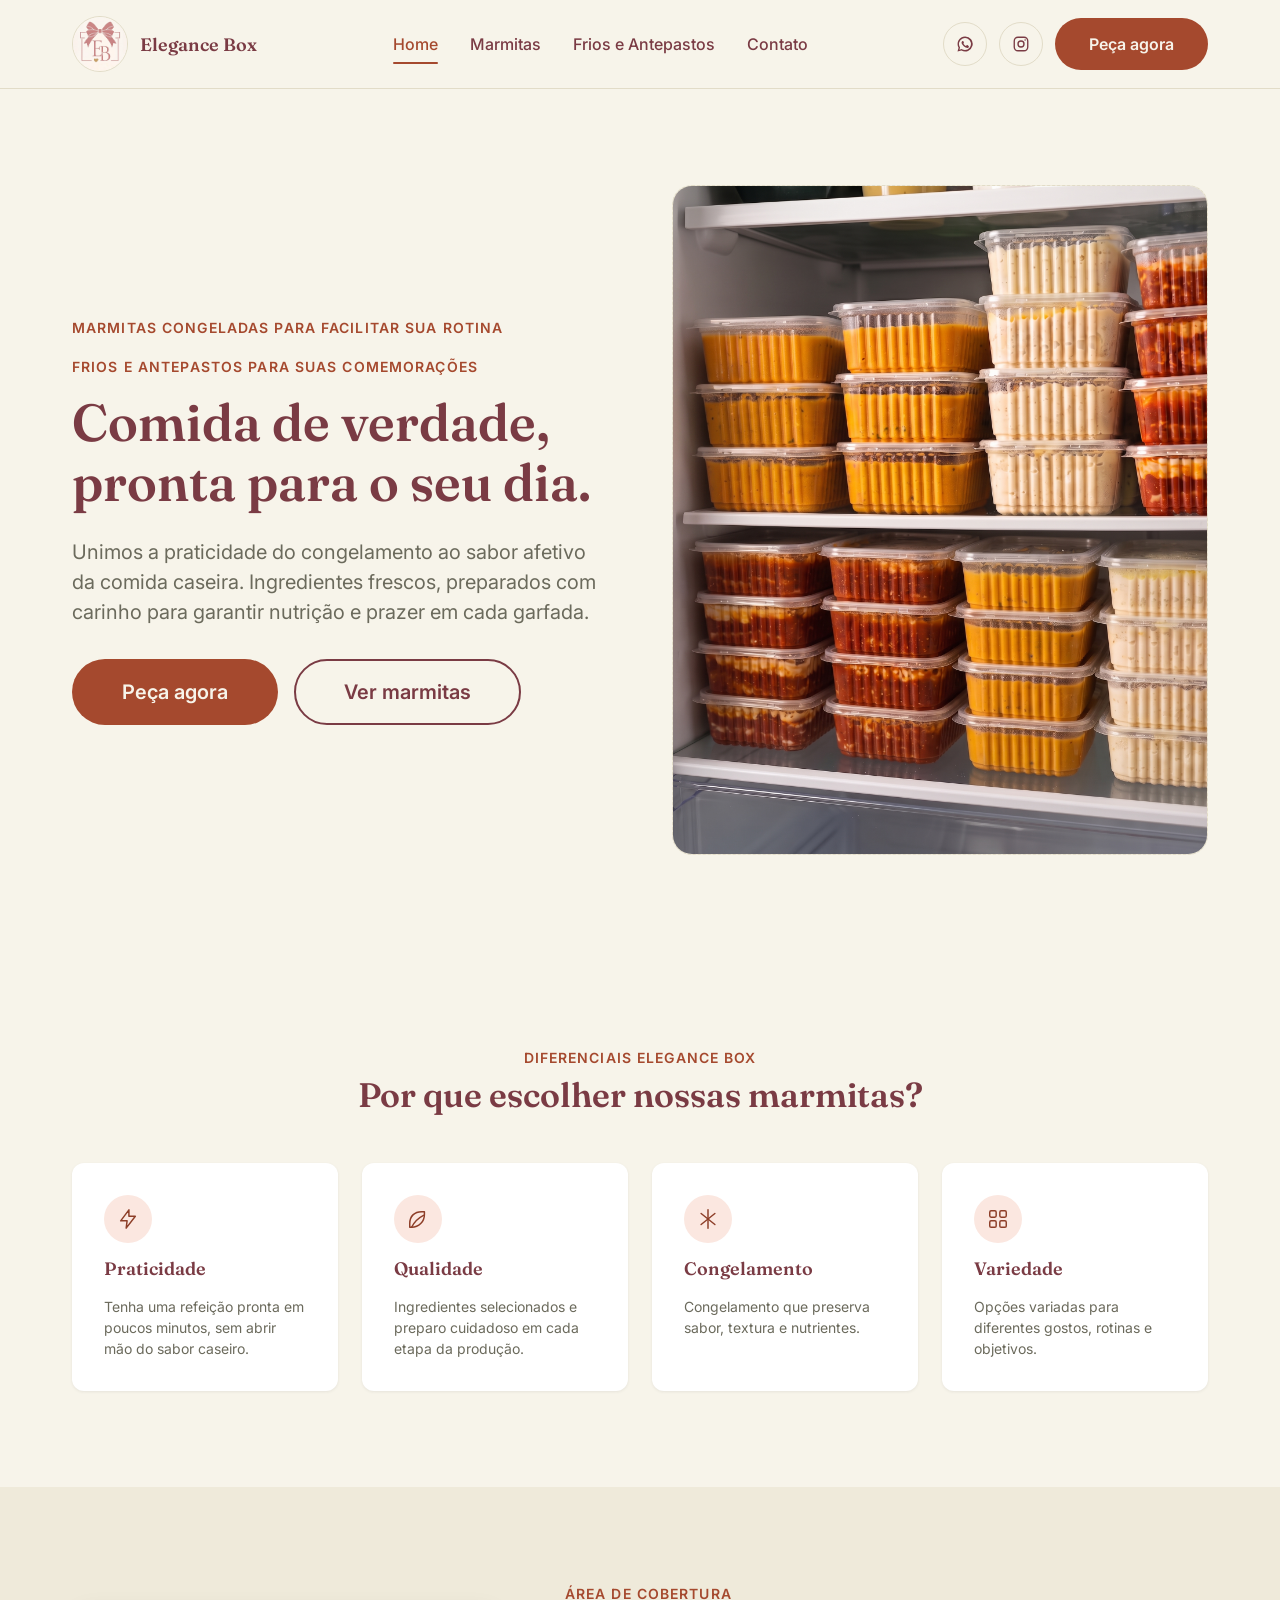
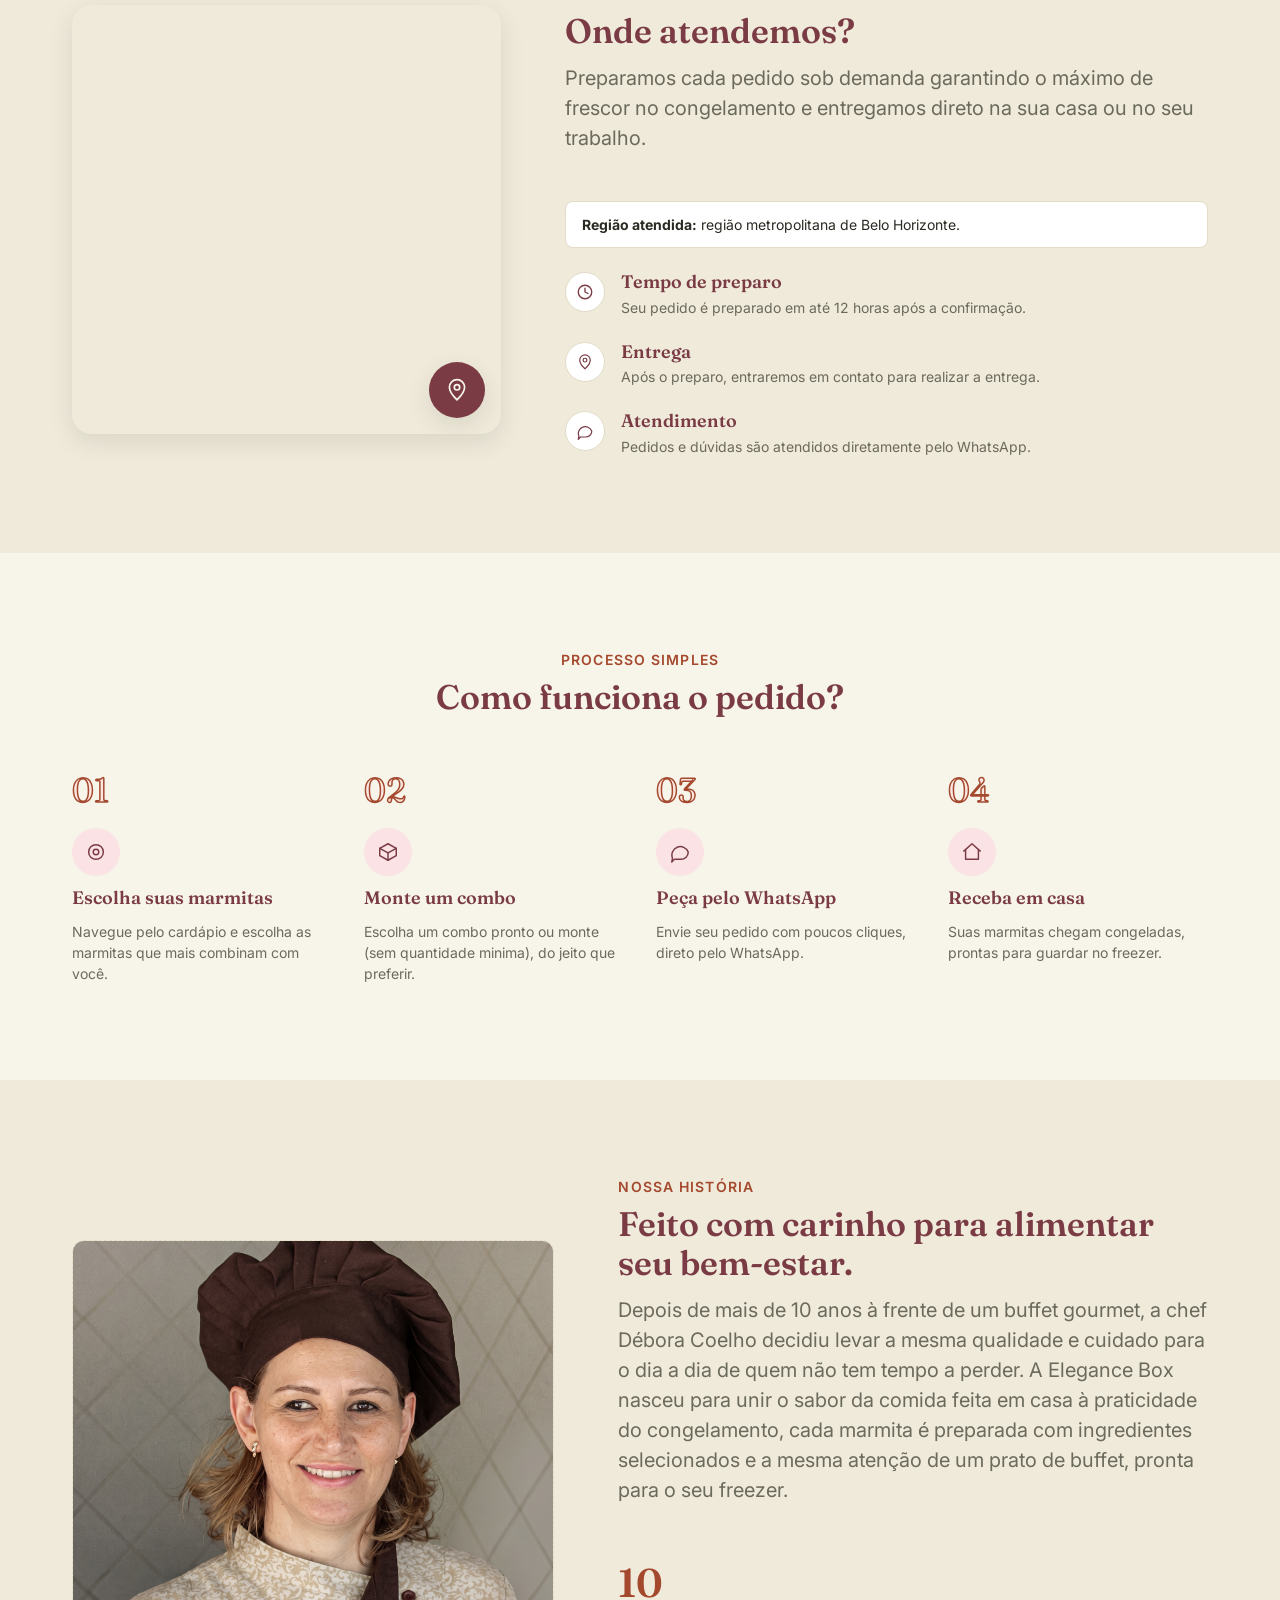
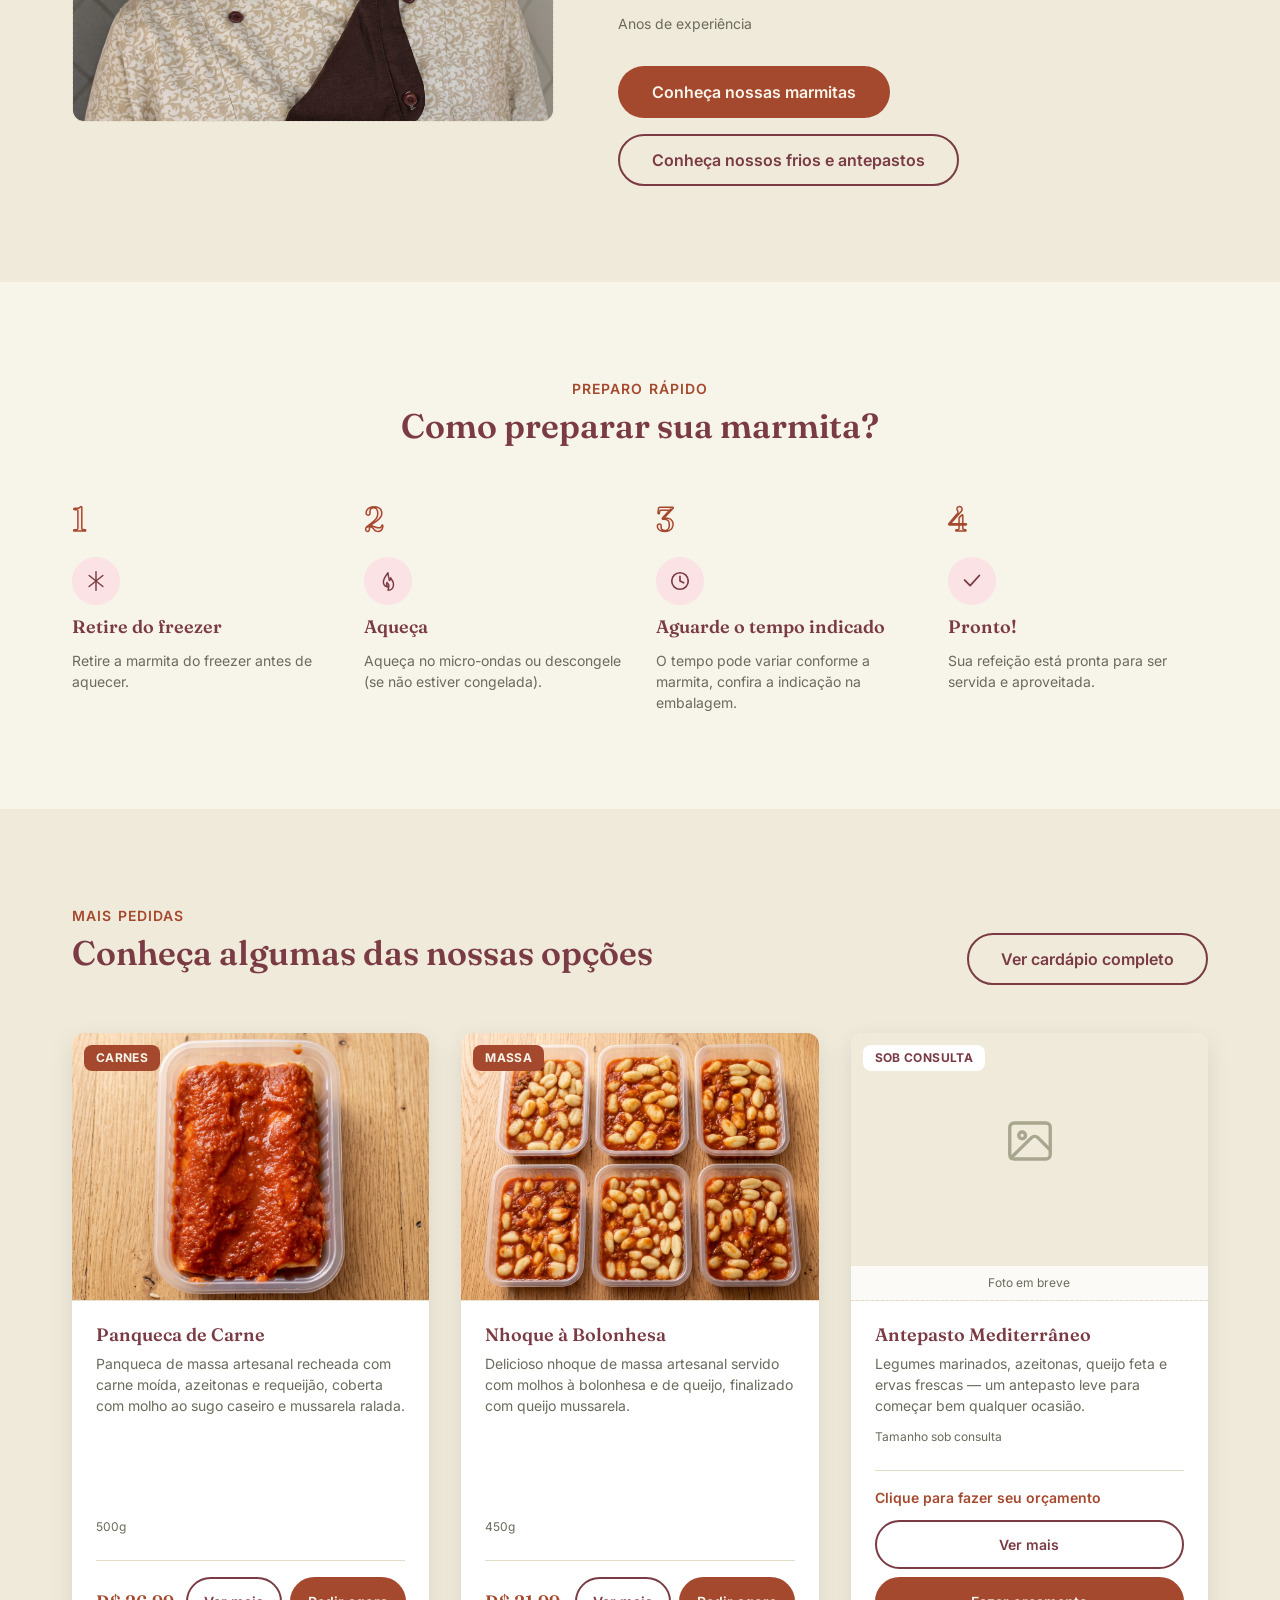
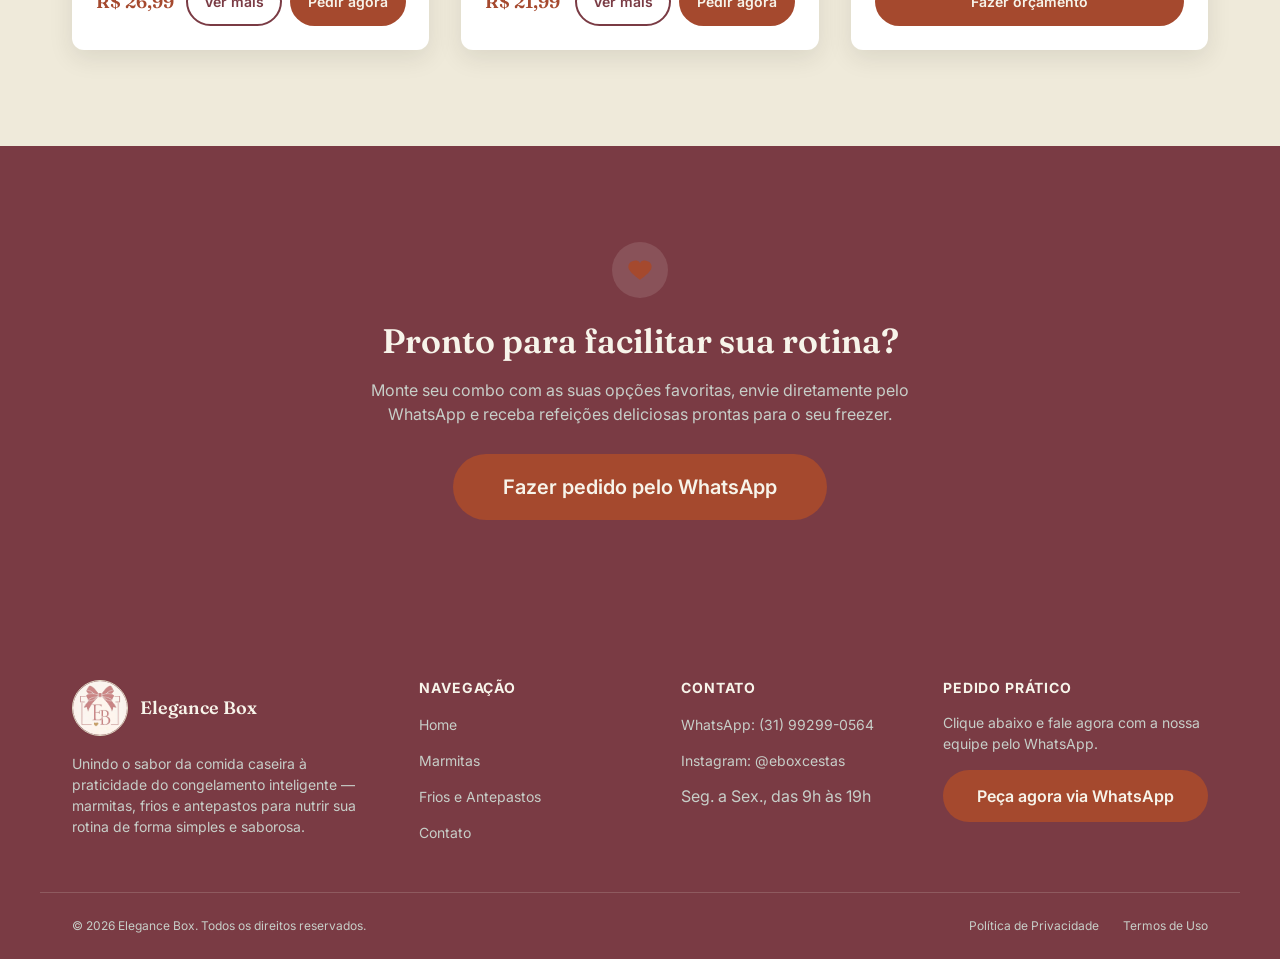
<file: index.html>
<!DOCTYPE html>
<html lang="pt-BR">

<head>
  <meta charset="UTF-8" />
  <meta name="viewport" content="width=device-width, initial-scale=1.0" />
  <title>Elegance Box | Marmitas Congeladas Gourmet</title>
  <meta name="description"
    content="Marmitas congeladas gourmet, prontas em minutos, além de frios e antepastos sob consulta. Monte seu combo e peça pelo WhatsApp." />

  <!-- Open Graph / Twitter Card: controlam a prévia do link quando
         compartilhado (WhatsApp, Instagram, etc.) — og:image e og:url
         precisam de URL absoluta (não funciona com caminho relativo),
         por isso usam o domínio fixo do deploy no Vercel. -->
  <meta property="og:type" content="website" />
  <meta property="og:site_name" content="Elegance Box" />
  <meta property="og:locale" content="pt_BR" />
  <meta property="og:url" content="https://elegance-box.vercel.app/" />
  <meta property="og:title" content="Elegance Box | Marmitas, Frios e Antepastos" />
  <meta property="og:description"
    content="Marmitas congeladas, prontas em minutos, além de frios e antepastos sob consulta. Monte seu combo e peça pelo WhatsApp." />
  <meta property="og:image" content="https://elegance-box.vercel.app/img/logo_completa.jpg" />
  <meta property="og:image:width" content="2172" />
  <meta property="og:image:height" content="1952" />
  <meta name="twitter:card" content="summary_large_image" />
  <meta name="twitter:title" content="Elegance Box | Marmitas, Frios e Antepastos" />
  <meta name="twitter:description"
    content="Marmitas congeladas gourmet, prontas em minutos, além de frios e antepastos sob consulta. Monte seu combo e peça pelo WhatsApp." />
  <meta name="twitter:image" content="https://elegance-box.vercel.app/img/logo_completa.jpg" />

  <!-- Favicon: a logo real da marca. -->
  <link rel="icon" type="image/svg+xml" href="img/logo-favicon.svg" />

  <!-- Fontes do projeto: Fraunces (títulos) + Inter (corpo/UI) — ver
         css/variables.css para a definição de --font-display/--font-body -->
  <link rel="preconnect" href="https://fonts.googleapis.com" />
  <link rel="preconnect" href="https://fonts.gstatic.com" crossorigin />
  <link
    href="https://fonts.googleapis.com/css2?family=Fraunces:opsz,wght@9..144,500;9..144,600;9..144,700&family=Inter:wght@400;500;600;700&display=swap"
    rel="stylesheet" />

  <!-- Ordem importa: reset > variáveis > estilos globais > estilos
         específicos da Home -->
  <link rel="stylesheet" href="css/reset.css" />
  <link rel="stylesheet" href="css/variables.css" />
  <link rel="stylesheet" href="css/global.css" />
  <link rel="stylesheet" href="css/home.css" />
</head>

<body>
  <!-- Link de acessibilidade: só aparece quando recebe foco via Tab,
         permitindo pular o header repetido e ir direto para o conteúdo -->
  <a class="skip-link" href="#main-content">Pular para o conteúdo</a>

  <!-- ==================================================================
         HEADER GLOBAL
         Cabeçalho fixo (sticky) com logo, navegação, ícones de contato,
         CTA de pedido e o botão do menu mobile. Este bloco é idêntico nas
         4 páginas do site (index.html / marmitas.html /
         frios-antepastos.html / contato.html); o link ativo é aplicado
         via JS em main.js (EB.nav.highlightActiveLink).
         ================================================================== -->
  <header class="site-header">
    <div class="container site-header__inner">
      <!-- Marca: ícone + nome, sempre linkando para a Home -->
      <a href="index.html" class="logo">
        <span class="logo__icon" aria-hidden="true"><img src="img/logo.PNG" alt="" /></span>
        <span class="logo__text">Elegance Box</span>
      </a>

      <!-- Navegação principal (visível a partir do desktop; escondida em
             tablet/mobile via media query em global.css) -->
      <nav class="site-nav" aria-label="Navegação principal">
        <ul class="site-nav__list">
          <li><a href="index.html" class="nav-link" data-nav-link>Home</a></li>
          <li><a href="marmitas.html" class="nav-link" data-nav-link>Marmitas</a></li>
          <li><a href="frios-antepastos.html" class="nav-link" data-nav-link>Frios e Antepastos</a></li>
          <li><a href="contato.html" class="nav-link" data-nav-link>Contato</a></li>
        </ul>
      </nav>

      <!-- Ícones sociais + CTA de pedido (desktop) -->
      <div class="site-header__actions">
        <a class="icon-btn" href="https://wa.me/55992990564" target="_blank" rel="noopener" title="Falar no WhatsApp"
          aria-label="Falar no WhatsApp" data-wa-cta
          data-wa-message="Olá! Gostaria de fazer um pedido de marmitas Elegance Box.">
          <svg viewBox="0 0 24 24" fill="currentColor" aria-hidden="true">
            <path
              d="M12 2a10 10 0 0 0-8.6 15L2 22l5.2-1.4A10 10 0 1 0 12 2Zm0 18a8 8 0 0 1-4.1-1.1l-.3-.2-3 .8.8-2.9-.2-.3A8 8 0 1 1 12 20Zm4.4-5.8c-.2-.1-1.4-.7-1.6-.8-.2-.1-.4-.1-.5.1s-.6.8-.7.9-.3.2-.5.1a6.5 6.5 0 0 1-3.2-2.8c-.2-.4.2-.4.6-1.2.1-.2 0-.4 0-.5s-.5-1.2-.7-1.6-.4-.4-.5-.4h-.5a.9.9 0 0 0-.6.3 2.7 2.7 0 0 0-.8 2 4.7 4.7 0 0 0 1 2.5 10.6 10.6 0 0 0 4.4 3.9c1.6.6 2.2.7 2.7.6a2.3 2.3 0 0 0 1.5-1.1 1.9 1.9 0 0 0 .1-1.1c-.1-.1-.2-.2-.4-.3Z" />
          </svg>
        </a>
        <a class="icon-btn" href="https://www.instagram.com/eboxcestas?utm_source=ig_web_button_share_sheet&igsh=ZDNlZDc0MzIxNw==&igsi=ZDNlZDc0MzIxNw==" target="_blank" rel="noopener"
          title="Ver Instagram" aria-label="Ver Instagram">
          <svg viewBox="0 0 24 24" fill="none" stroke="currentColor" stroke-width="1.8" aria-hidden="true">
            <rect x="3" y="3" width="18" height="18" rx="5" />
            <circle cx="12" cy="12" r="4" />
            <circle cx="17.5" cy="6.5" r="1" fill="currentColor" stroke="none" />
          </svg>
        </a>
        <a class="btn btn--primary" href="https://wa.me/55992990564" target="_blank" rel="noopener" data-wa-cta
          data-wa-message="Olá! Gostaria de fazer um pedido de marmitas Elegance Box.">
          Peça agora
        </a>
      </div>

      <!-- Botão hambúrguer: só visível em tablet/mobile. aria-expanded é
             atualizado via JS (EB.menu, em main.js) conforme o menu abre/fecha -->
      <button type="button" class="mobile-menu-toggle" id="mobileMenuToggle" aria-label="Abrir menu"
        aria-expanded="false" aria-controls="mobileMenu">
        <svg viewBox="0 0 24 24" fill="none" stroke="currentColor" stroke-width="2" stroke-linecap="round"
          aria-hidden="true">
          <line x1="3" y1="6" x2="21" y2="6" />
          <line x1="3" y1="12" x2="21" y2="12" />
          <line x1="3" y1="18" x2="21" y2="18" />
        </svg>
      </button>
    </div>
  </header>

  <main id="main-content">
    <!-- ================================================================
           HERO
           Primeira seção visível da Home: título de impacto, texto de
           apoio, dois CTAs (WhatsApp direto + ver cardápio) e uma foto
           grande da marmita em destaque (placeholder até a foto real).
           ================================================================ -->
    <section class="hero">
      <div class="container hero__inner">
        <div class="hero__content">
          <span class="hero__eyebrow">Marmitas congeladas para facilitar sua rotina</span>
          <span class="hero__eyebrow">Frios e antepastos para suas comemorações</span>
          <h1 class="hero__title">Comida de verdade, pronta para o seu dia.</h1>
          <p class="hero__lead">
            Unimos a praticidade do congelamento ao sabor afetivo da comida caseira. Ingredientes
            frescos, preparados com carinho para garantir nutrição e prazer em cada garfada.
          </p>
          <div class="hero__actions">
            <a class="btn btn--primary btn--lg" href="https://wa.me/55992990564" target="_blank" rel="noopener"
              data-wa-cta data-wa-message="Olá! Gostaria de fazer um pedido de marmitas Elegance Box.">
              Peça agora
            </a>
            <a class="btn btn--outline btn--lg" href="marmitas.html">Ver marmitas</a>
          </div>
        </div>
        <div class="hero__media">
          <img
            class="media-placeholder media-placeholder--hero"
            src="img/geladeira_inicio.jpg"
            alt="Marmita Elegance Box em destaque"
            width="800"
            height="1000"
          />
        </div>
      </div>
    </section>

    <!-- ================================================================
           BENEFÍCIOS
           4 cards curtos reforçando os principais diferenciais da marca,
           logo após o Hero — reduz a "distância" entre o interesse do
           usuário e o entendimento do porquê escolher a Elegance Box.
           ================================================================ -->
    <section class="section benefits">
      <div class="container">
        <div class="section-header section-header--center">
          <span class="section-header__eyebrow">Diferenciais Elegance Box</span>
          <h2 class="section-header__title">Por que escolher nossas marmitas?</h2>
        </div>

        <div class="benefits__grid">
          <article class="benefit-card">
            <span class="benefit-card__icon" aria-hidden="true">
              <svg viewBox="0 0 24 24" fill="none" stroke="currentColor" stroke-width="1.6" stroke-linecap="round"
                stroke-linejoin="round">
                <polygon points="13 2 4 14 11 14 10 22 20 9 13 9 13 2" />
              </svg>
            </span>
            <h3 class="benefit-card__title">Praticidade</h3>
            <p class="benefit-card__text">Tenha uma refeição pronta em poucos minutos, sem abrir mão do sabor caseiro.
            </p>
          </article>

          <article class="benefit-card">
            <span class="benefit-card__icon" aria-hidden="true">
              <svg viewBox="0 0 24 24" fill="none" stroke="currentColor" stroke-width="1.6" stroke-linecap="round"
                stroke-linejoin="round">
                <path d="M5 21c8 0 14-6 14-14V4h-3C8 4 3 9 3 17v4Z" />
                <path d="M5 21c3-6 7-10 13-13" />
              </svg>
            </span>
            <h3 class="benefit-card__title">Qualidade</h3>
            <p class="benefit-card__text">Ingredientes selecionados e preparo cuidadoso em cada etapa da produção.</p>
          </article>

          <article class="benefit-card">
            <span class="benefit-card__icon" aria-hidden="true">
              <svg viewBox="0 0 24 24" fill="none" stroke="currentColor" stroke-width="1.6" stroke-linecap="round">
                <line x1="12" y1="2" x2="12" y2="22" />
                <line x1="4.5" y1="6" x2="19.5" y2="18" />
                <line x1="19.5" y1="6" x2="4.5" y2="18" />
              </svg>
            </span>
            <h3 class="benefit-card__title">Congelamento</h3>
            <p class="benefit-card__text">Congelamento que preserva sabor, textura e nutrientes.</p>
          </article>

          <article class="benefit-card">
            <span class="benefit-card__icon" aria-hidden="true">
              <svg viewBox="0 0 24 24" fill="none" stroke="currentColor" stroke-width="1.6" stroke-linecap="round"
                stroke-linejoin="round">
                <rect x="3" y="3" width="7" height="7" rx="1.5" />
                <rect x="14" y="3" width="7" height="7" rx="1.5" />
                <rect x="3" y="14" width="7" height="7" rx="1.5" />
                <rect x="14" y="14" width="7" height="7" rx="1.5" />
              </svg>
            </span>
            <h3 class="benefit-card__title">Variedade</h3>
            <p class="benefit-card__text">Opções variadas para diferentes gostos, rotinas e objetivos.</p>
          </article>
        </div>
      </div>
    </section>

    <!-- ================================================================
           ONDE ATENDEMOS
           Explica a região de cobertura e os prazos de preparo/entrega.
           O bloco ilustrativo à esquerda é decorativo (não uma foto real),
           por isso é construído com CSS/SVG em vez de media-placeholder.
           ================================================================ -->
    <section class="section section--alt coverage">
      <div class="container coverage__inner">
        <div class="coverage__map">
          <!-- Mapa real da região atendida, via embed público do Google
               Maps (não exige chave de API nem cadastro). Para trocar a
               região exibida, basta editar o texto depois de "q=" na URL
               abaixo. -->
          <iframe
            class="coverage__map-frame"
            src="https://maps.google.com/maps?q=Rua+Doutor+Afonso+Dutra+Nicacio,+Santa+Branca,+Belo+Horizonte&z=16&output=embed"            title="Mapa da região metropolitana de Belo Horizonte, área atendida pela Elegance Box"
            loading="lazy"
            referrerpolicy="no-referrer-when-downgrade"
          ></iframe>
          <span class="coverage__pin" aria-hidden="true">
            <svg viewBox="0 0 24 24" fill="none" stroke="currentColor" stroke-width="1.6" stroke-linecap="round"
              stroke-linejoin="round">
              <path d="M12 21s-7-6.5-7-11.5A7 7 0 0 1 19 9.5C19 14.5 12 21 12 21Z" />
              <circle cx="12" cy="9.5" r="2.5" />
            </svg>
          </span>
        </div>

        <div class="coverage__content">
          <div class="section-header">
            <span class="section-header__eyebrow">Área de Cobertura</span>
            <h2 class="section-header__title">Onde atendemos?</h2>
            <p class="section-header__subtitle">
              Preparamos cada pedido sob demanda garantindo o máximo de frescor no congelamento e entregamos
              direto na sua casa ou no seu trabalho.
            </p>
          </div>

          <!-- Placeholder: região a confirmar com o cliente antes da publicação -->
          <p class="coverage__region">
            <strong>Região atendida:</strong> região metropolitana de Belo Horizonte.
          </p>

          <div class="coverage__info-grid">
            <div class="coverage__info-item">
              <span class="coverage__info-icon" aria-hidden="true">
                <svg viewBox="0 0 24 24" fill="none" stroke="currentColor" stroke-width="1.8" stroke-linecap="round"
                  stroke-linejoin="round">
                  <circle cx="12" cy="12" r="9" />
                  <polyline points="12 7 12 12 16 14" />
                </svg>
              </span>
              <div>
                <h3 class="coverage__info-title">Tempo de preparo</h3>
                <p class="coverage__info-text">Seu pedido é preparado em até 12 horas após a confirmação.</p>
              </div>
            </div>

            <div class="coverage__info-item">
              <span class="coverage__info-icon" aria-hidden="true">
                <svg viewBox="0 0 24 24" fill="none" stroke="currentColor" stroke-width="1.6" stroke-linecap="round"
                  stroke-linejoin="round">
                  <path d="M12 21s-7-6.5-7-11.5A7 7 0 0 1 19 9.5C19 14.5 12 21 12 21Z" />
                  <circle cx="12" cy="9.5" r="2.5" />
                </svg>
              </span>
              <div>
                <h3 class="coverage__info-title">Entrega</h3>
                <p class="coverage__info-text">Após o preparo, entraremos em contato para realizar a entrega.</p>
              </div>
            </div>

            <div class="coverage__info-item">
              <span class="coverage__info-icon" aria-hidden="true">
                <svg viewBox="0 0 24 24" fill="none" stroke="currentColor" stroke-width="1.6" stroke-linecap="round"
                  stroke-linejoin="round">
                  <path d="M21 12a8 8 0 0 1-8 8H6l-3 3 .8-4.2A8 8 0 1 1 21 12Z" />
                </svg>
              </span>
              <div>
                <h3 class="coverage__info-title">Atendimento</h3>
                <p class="coverage__info-text">Pedidos e dúvidas são atendidos diretamente pelo <a
                    href="URL_AQUI">WhatsApp</a>.</p>
              </div>
            </div>
          </div>
        </div>
      </div>
    </section>

    <!-- ================================================================
           COMO FUNCIONA
           4 passos numerados explicando o processo de compra, para reduzir
           qualquer dúvida do usuário sobre "como eu compro isso".
           ================================================================ -->
    <section class="section how-it-works">
      <div class="container">
        <div class="section-header section-header--center">
          <span class="section-header__eyebrow">Processo Simples</span>
          <h2 class="section-header__title">Como funciona o pedido?</h2>
        </div>

        <div class="steps-grid">
          <article class="step-card">
            <span class="step-card__number" aria-hidden="true">01</span>
            <span class="step-card__icon" aria-hidden="true">
              <svg viewBox="0 0 24 24" fill="none" stroke="currentColor" stroke-width="1.6" stroke-linecap="round"
                stroke-linejoin="round">
                <circle cx="12" cy="12" r="8" />
                <circle cx="12" cy="12" r="3" />
              </svg>
            </span>
            <h3 class="step-card__title">Escolha suas marmitas</h3>
            <p class="step-card__text">Navegue pelo cardápio e escolha as marmitas que mais combinam com você.</p>
          </article>

          <article class="step-card">
            <span class="step-card__number" aria-hidden="true">02</span>
            <span class="step-card__icon" aria-hidden="true">
              <svg viewBox="0 0 24 24" fill="none" stroke="currentColor" stroke-width="1.6" stroke-linecap="round"
                stroke-linejoin="round">
                <path d="M3 8l9-5 9 5-9 5-9-5Z" />
                <path d="M3 8v8l9 5 9-5V8" />
                <path d="M12 13v8" />
              </svg>
            </span>
            <h3 class="step-card__title">Monte um combo</h3>
            <p class="step-card__text">Escolha um combo pronto ou monte (sem quantidade minima), do jeito que preferir.
            </p>
          </article>

          <article class="step-card">
            <span class="step-card__number" aria-hidden="true">03</span>
            <span class="step-card__icon" aria-hidden="true">
              <svg viewBox="0 0 24 24" fill="none" stroke="currentColor" stroke-width="1.6" stroke-linecap="round"
                stroke-linejoin="round">
                <path d="M21 12a8 8 0 0 1-8 8H6l-3 3 .8-4.2A8 8 0 1 1 21 12Z" />
              </svg>
            </span>
            <h3 class="step-card__title">Peça pelo WhatsApp</h3>
            <p class="step-card__text">Envie seu pedido com poucos cliques, direto pelo WhatsApp.</p>
          </article>

          <article class="step-card">
            <span class="step-card__number" aria-hidden="true">04</span>
            <span class="step-card__icon" aria-hidden="true">
              <svg viewBox="0 0 24 24" fill="none" stroke="currentColor" stroke-width="1.6" stroke-linecap="round"
                stroke-linejoin="round">
                <path d="M3 11l9-8 9 8" />
                <path d="M5 10v10h14V10" />
              </svg>
            </span>
            <h3 class="step-card__title">Receba em casa</h3>
            <p class="step-card__text">Suas marmitas chegam congeladas, prontas para guardar no freezer.</p>
          </article>
        </div>
      </div>
    </section>

    <!-- ================================================================
           SOBRE A MARCA
           História da Elegance Box + indicadores numéricos + CTA para o
           cardápio. Foto ilustrativa em placeholder.
           ================================================================ -->
    <section class="section section--alt about">
      <div class="container about__inner">
        <div class="about__media">
          <img
            class="media-placeholder media-placeholder--square"
            src="img/chef_debora.jpg"
            alt="Chef Débora Coelho preparando as marmitas"
            width="600"
            height="600"
          />
        </div>

        <div class="about__content">
          <div class="section-header">
            <span class="section-header__eyebrow">Nossa História</span>
            <h2 class="section-header__title">Feito com carinho para alimentar seu bem-estar.</h2>
            <p class="section-header__subtitle">
              Depois de mais de 10 anos à frente de um buffet gourmet, a chef Débora Coelho decidiu levar a mesma
              qualidade e cuidado para o dia a dia de quem não tem tempo a perder. A Elegance Box nasceu para unir o
              sabor da comida feita em casa à praticidade do congelamento, cada marmita é preparada com
              ingredientes selecionados e a mesma atenção de um prato de buffet, pronta para o seu freezer.
            </p>
          </div>

          <div class="about__stats">
            <div class="about__stat">
              <span class="about__stat-number">10</span>
              <span class="about__stat-label">Anos de experiência</span>
            </div>
          </div>

          <div class="about__actions">
            <a class="btn btn--primary" href="marmitas.html">Conheça nossas marmitas</a>
            <a class="btn btn--outline" href="frios-antepastos.html">Conheça nossos frios e antepastos</a>
          </div>
        </div>
      </div>
    </section>

    <!-- ================================================================
           COMO PREPARAR
           Explica visualmente o passo a passo de preparo (retirar do
           freezer, aquecer, aguardar, servir).
           ================================================================ -->
    <section class="section how-to-prepare">
      <div class="container">
        <div class="section-header section-header--center">
          <span class="section-header__eyebrow">Preparo Rápido</span>
          <h2 class="section-header__title">Como preparar sua marmita?</h2>
        </div>

        <div class="steps-grid">
          <article class="step-card">
            <span class="step-card__number" aria-hidden="true">1</span>
            <span class="step-card__icon" aria-hidden="true">
              <svg viewBox="0 0 24 24" fill="none" stroke="currentColor" stroke-width="1.6" stroke-linecap="round">
                <line x1="12" y1="2" x2="12" y2="22" />
                <line x1="4.5" y1="6" x2="19.5" y2="18" />
                <line x1="19.5" y1="6" x2="4.5" y2="18" />
              </svg>
            </span>
            <h3 class="step-card__title">Retire do freezer</h3>
            <p class="step-card__text">Retire a marmita do freezer antes de aquecer.</p>
          </article>

          <article class="step-card">
            <span class="step-card__number" aria-hidden="true">2</span>
            <span class="step-card__icon" aria-hidden="true">
              <svg viewBox="0 0 24 24" fill="none" stroke="currentColor" stroke-width="1.6" stroke-linecap="round"
                stroke-linejoin="round">
                <path
                  d="M12 22c4 0 6-3 6-6.5 0-3-2-4.5-3-7 0 2-1.5 3-1.5 3C13 8 12 6 12 3c-2 3-5 6-5 10a5 5 0 0 0 5 5.5c-1.5-1-2-3-1-5 .5 1.5 2 2 2 3.5S12 22 12 22Z" />
              </svg>
            </span>
            <h3 class="step-card__title">Aqueça</h3>
            <p class="step-card__text">Aqueça no micro-ondas ou descongele (se não estiver congelada).</p>
          </article>

          <article class="step-card">
            <span class="step-card__number" aria-hidden="true">3</span>
            <span class="step-card__icon" aria-hidden="true">
              <svg viewBox="0 0 24 24" fill="none" stroke="currentColor" stroke-width="1.8" stroke-linecap="round"
                stroke-linejoin="round">
                <circle cx="12" cy="12" r="9" />
                <polyline points="12 7 12 12 16 14" />
              </svg>
            </span>
            <h3 class="step-card__title">Aguarde o tempo indicado</h3>
            <p class="step-card__text">O tempo pode variar conforme a marmita, confira a indicação na embalagem.</p>
          </article>

          <article class="step-card">
            <span class="step-card__number" aria-hidden="true">4</span>
            <span class="step-card__icon" aria-hidden="true">
              <svg viewBox="0 0 24 24" fill="none" stroke="currentColor" stroke-width="2" stroke-linecap="round"
                stroke-linejoin="round">
                <polyline points="20 6 10 17 4 11" />
              </svg>
            </span>
            <h3 class="step-card__title">Pronto!</h3>
            <p class="step-card__text">Sua refeição está pronta para ser servida e aproveitada.</p>
          </article>
        </div>
      </div>
    </section>

    <!-- ================================================================
           DESTAQUE DO CARDÁPIO
           Marmitas + 1 exemplo de Frios e Antepastos em destaque,
           sorteados via JS a partir da mesma lista de produtos usada nas
           páginas Marmitas/Frios e Antepastos (ver js/home.js) — assim um
           preço/descrição só precisa ser atualizado em um lugar.
           ================================================================ -->
    <section class="section section--alt featured-products">
      <div class="container">
        <div class="section-header section-header--with-action">
          <div>
            <span class="section-header__eyebrow">Mais Pedidas</span>
            <h2 class="section-header__title">Conheça algumas das nossas opções</h2>
          </div>
          <a class="btn btn--outline" href="marmitas.html">Ver cardápio completo</a>
        </div>

        <!-- Preenchido dinamicamente por home.js -->
        <div class="featured-products__grid" id="featuredProductsGrid"></div>
      </div>
    </section>

    <!-- ================================================================
           CTA FINAL
           Última seção antes do footer, com o maior contraste visual da
           página (fundo verde escuro) para maximizar a conversão para o
           WhatsApp antes do usuário sair da Home.
           ================================================================ -->
    <section class="section section--dark final-cta">
      <div class="container final-cta__inner">
        <span class="final-cta__icon" aria-hidden="true">
          <svg viewBox="0 0 24 24" fill="currentColor">
            <path
              d="M12 21s-7.5-4.9-10.1-9.4C.4 8.6 1.7 5 5 4a5 5 0 0 1 7 1.6A5 5 0 0 1 19 4c3.3 1 4.6 4.6 3.1 7.6C19.5 16.1 12 21 12 21Z" />
          </svg>
        </span>
        <h2>Pronto para facilitar sua rotina?</h2>
        <p>
          Monte seu combo com as suas opções favoritas, envie diretamente pelo WhatsApp e receba refeições
          deliciosas prontas para o seu freezer.
        </p>
        <a class="btn btn--primary btn--lg" href="https://wa.me/55992990564" target="_blank" rel="noopener"
          data-wa-cta data-wa-message="Olá! Gostaria de fazer um pedido de marmitas Elegance Box.">
          Fazer pedido pelo WhatsApp
        </a>
      </div>
    </section>
  </main>

  <!-- ==================================================================
         FOOTER GLOBAL
         Presente em todas as páginas: marca, navegação, contato, CTA de
         pedido e a barra inferior com direitos autorais.
         ================================================================== -->
  <footer class="site-footer">
    <div class="container site-footer__grid">
      <!-- Bloco 1: marca -->
      <div class="footer-block">
        <a href="index.html" class="logo">
          <span class="logo__icon" aria-hidden="true"><img src="img/logo.PNG" alt="" /></span>
          <span class="logo__text">Elegance Box</span>
        </a>
        <p class="footer-block__description">
          Unindo o sabor da comida caseira à praticidade do congelamento inteligente — marmitas, frios e antepastos
          para nutrir sua rotina de forma simples e saborosa.
        </p>
      </div>

      <!-- Bloco 2: navegação -->
      <div class="footer-block">
        <h3 class="footer-block__title">Navegação</h3>
        <ul class="footer-block__list">
          <li><a href="index.html">Home</a></li>
          <li><a href="marmitas.html">Marmitas</a></li>
          <li><a href="frios-antepastos.html">Frios e Antepastos</a></li>
          <li><a href="contato.html">Contato</a></li>
        </ul>
      </div>

      <!-- Bloco 3: contato -->
      <div class="footer-block">
        <h3 class="footer-block__title">Contato</h3>
        <ul class="footer-block__list">
          <li>
            <a href="https://wa.me/55992990564" target="_blank" rel="noopener" data-wa-cta
              data-wa-message="Olá! Gostaria de fazer um pedido de marmitas Elegance Box.">WhatsApp: (31) 99299-0564</a>
          </li>
          <li><a href="https://www.instagram.com/eboxcestas?utm_source=ig_web_button_share_sheet&igsh=ZDNlZDc0MzIxNw==&igsi=ZDNlZDc0MzIxNw==" target="_blank" rel="noopener">Instagram:
              @eboxcestas</a></li>
          <li>Seg. a Sex., das 9h às 19h</li>
        </ul>
      </div>

      <!-- Bloco 4: pedido -->
      <div class="footer-block">
        <h3 class="footer-block__title">Pedido Prático</h3>
        <p class="footer-block__text">Clique abaixo e fale agora com a nossa equipe pelo WhatsApp.</p>
        <a class="btn btn--primary" href="https://wa.me/55992990564" target="_blank" rel="noopener" data-wa-cta
          data-wa-message="Olá! Gostaria de fazer um pedido de marmitas Elegance Box.">
          Peça agora via WhatsApp
        </a>
      </div>
    </div>

    <!-- Barra inferior: direitos autorais + links legais placeholder -->
    <div class="container site-footer__bottom">
      <span>&copy; <span id="currentYear">2026</span> Elegance Box. Todos os direitos reservados.</span>
      <div class="site-footer__bottom-links">
        <a href="#">Política de Privacidade</a>
        <a href="#">Termos de Uso</a>
      </div>
    </div>
  </footer>

  <!-- ==================================================================
         MENU MOBILE
         Painel fullscreen exibido ao clicar no botão hambúrguer do
         header, em telas de tablet/mobile. Controlado por EB.menu (main.js).
         ================================================================== -->
  <div class="mobile-menu" id="mobileMenu" aria-hidden="true">
    <div class="mobile-menu__header">
      <a href="index.html" class="logo">
        <span class="logo__icon" aria-hidden="true"><img src="img/logo.PNG" alt="" /></span>
        <span class="logo__text">Elegance Box</span>
      </a>
      <button type="button" class="icon-btn mobile-menu__close" id="mobileMenuClose" aria-label="Fechar menu">
        <svg viewBox="0 0 24 24" fill="none" stroke="currentColor" stroke-width="2" stroke-linecap="round"
          aria-hidden="true">
          <line x1="5" y1="5" x2="19" y2="19" />
          <line x1="19" y1="5" x2="5" y2="19" />
        </svg>
      </button>
    </div>

    <div class="mobile-menu__body">
      <nav class="mobile-menu__nav" aria-label="Navegação mobile">
        <a href="index.html" class="nav-link" data-nav-link>Home</a>
        <a href="marmitas.html" class="nav-link" data-nav-link>Marmitas</a>
        <a href="frios-antepastos.html" class="nav-link" data-nav-link>Frios e Antepastos</a>
        <a href="contato.html" class="nav-link" data-nav-link>Contato</a>
      </nav>

      <hr class="mobile-menu__divider" />

      <div class="mobile-menu__actions">
        <a class="btn btn--primary btn--block" href="https://wa.me/55992990564" target="_blank" rel="noopener"
          data-wa-cta data-wa-message="Olá! Gostaria de fazer um pedido de marmitas Elegance Box.">
          Peça agora
        </a>
        <div class="mobile-menu__socials">
          <a class="icon-btn" href="https://wa.me/55992990564" target="_blank" rel="noopener"
            aria-label="Falar no WhatsApp" data-wa-cta
            data-wa-message="Olá! Gostaria de fazer um pedido de marmitas Elegance Box.">
            <svg viewBox="0 0 24 24" fill="currentColor" aria-hidden="true">
              <path
                d="M12 2a10 10 0 0 0-8.6 15L2 22l5.2-1.4A10 10 0 1 0 12 2Zm0 18a8 8 0 0 1-4.1-1.1l-.3-.2-3 .8.8-2.9-.2-.3A8 8 0 1 1 12 20Zm4.4-5.8c-.2-.1-1.4-.7-1.6-.8-.2-.1-.4-.1-.5.1s-.6.8-.7.9-.3.2-.5.1a6.5 6.5 0 0 1-3.2-2.8c-.2-.4.2-.4.6-1.2.1-.2 0-.4 0-.5s-.5-1.2-.7-1.6-.4-.4-.5-.4h-.5a.9.9 0 0 0-.6.3 2.7 2.7 0 0 0-.8 2 4.7 4.7 0 0 0 1 2.5 10.6 10.6 0 0 0 4.4 3.9c1.6.6 2.2.7 2.7.6a2.3 2.3 0 0 0 1.5-1.1 1.9 1.9 0 0 0 .1-1.1c-.1-.1-.2-.2-.4-.3Z" />
            </svg>
          </a>
          <a class="icon-btn" href="https://www.instagram.com/eboxcestas?utm_source=ig_web_button_share_sheet&igsh=ZDNlZDc0MzIxNw==&igsi=ZDNlZDc0MzIxNw==" target="_blank" rel="noopener"
            aria-label="Ver Instagram">
            <svg viewBox="0 0 24 24" fill="none" stroke="currentColor" stroke-width="1.8" aria-hidden="true">
              <rect x="3" y="3" width="18" height="18" rx="5" />
              <circle cx="12" cy="12" r="4" />
              <circle cx="17.5" cy="6.5" r="1" fill="currentColor" stroke="none" />
            </svg>
          </a>
        </div>
      </div>
    </div>
  </div>

  <!-- Scripts: data.js precisa carregar antes de main.js/home.js, pois
         ambos leem EB.data -->
  <script src="js/data.js"></script>
  <script src="js/main.js"></script>
  <script src="js/home.js"></script>
</body>

</html>
</file>
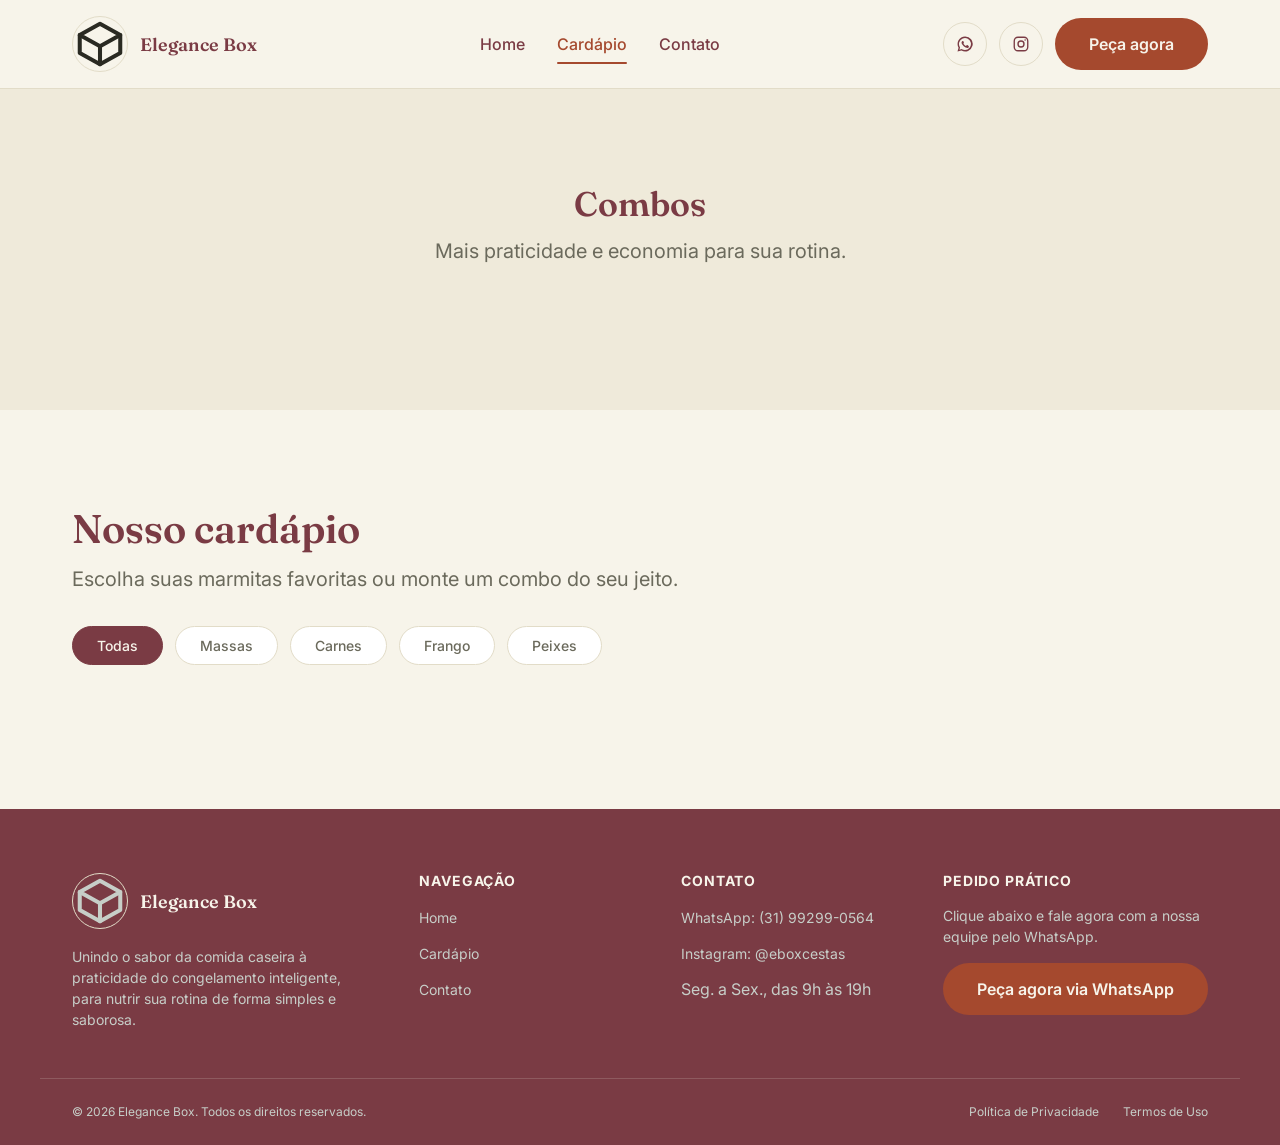
<file: cardapio.html>
<!DOCTYPE html>
<html lang="pt-BR">
  <head>
    <meta charset="UTF-8" />
    <meta name="viewport" content="width=device-width, initial-scale=1.0" />
    <title>Cardápio | Elegance Box</title>
    <meta
      name="description"
      content="Conheça o cardápio completo de marmitas congeladas da Elegance Box, monte combos prontos ou personalize o seu."
    />

    <link
      rel="icon"
      type="image/svg+xml"
      href="data:image/svg+xml,%3Csvg xmlns='http://www.w3.org/2000/svg' viewBox='0 0 24 24'%3E%3Crect width='24' height='24' rx='6' fill='%237A3B44'/%3E%3Cpath d='M5 8.5l7-4 7 4-7 4-7-4Z' fill='none' stroke='%23F7F4EA' stroke-width='1.6' stroke-linejoin='round'/%3E%3Cpath d='M5 8.5v7l7 4 7-4v-7' fill='none' stroke='%23F7F4EA' stroke-width='1.6' stroke-linejoin='round'/%3E%3C/svg%3E"
    />

    <link rel="preconnect" href="https://fonts.googleapis.com" />
    <link rel="preconnect" href="https://fonts.gstatic.com" crossorigin />
    <link
      href="https://fonts.googleapis.com/css2?family=Fraunces:opsz,wght@9..144,500;9..144,600;9..144,700&family=Inter:wght@400;500;600;700&display=swap"
      rel="stylesheet"
    />

    <link rel="stylesheet" href="css/reset.css" />
    <link rel="stylesheet" href="css/variables.css" />
    <link rel="stylesheet" href="css/global.css" />
    <link rel="stylesheet" href="css/cardapio.css" />
  </head>
  <body>
    <a class="skip-link" href="#main-content">Pular para o conteúdo</a>

    <!-- ==================================================================
         HEADER GLOBAL (idêntico em todas as páginas — ver comentários
         completos em index.html)
         ================================================================== -->
    <header class="site-header">
      <div class="container site-header__inner">
        <a href="index.html" class="logo">
          <span class="logo__icon" aria-hidden="true">
            <svg viewBox="0 0 24 24" fill="none" stroke="currentColor" stroke-width="1.8" stroke-linecap="round" stroke-linejoin="round">
              <path d="M3 8l9-5 9 5-9 5-9-5Z" />
              <path d="M3 8v8l9 5 9-5V8" />
              <path d="M12 13v8" />
            </svg>
          </span>
          <span class="logo__text">Elegance Box</span>
        </a>

        <nav class="site-nav" aria-label="Navegação principal">
          <ul class="site-nav__list">
            <li><a href="index.html" class="nav-link" data-nav-link>Home</a></li>
            <li><a href="cardapio.html" class="nav-link" data-nav-link>Cardápio</a></li>
            <li><a href="contato.html" class="nav-link" data-nav-link>Contato</a></li>
          </ul>
        </nav>

        <div class="site-header__actions">
          <a
            class="icon-btn"
            href="https://wa.me/5531992990564"
            target="_blank"
            rel="noopener"
            title="Falar no WhatsApp"
            aria-label="Falar no WhatsApp"
            data-wa-cta
            data-wa-message="Olá! Gostaria de fazer um pedido de marmitas Elegance Box."
          >
            <svg viewBox="0 0 24 24" fill="currentColor" aria-hidden="true">
              <path
                d="M12 2a10 10 0 0 0-8.6 15L2 22l5.2-1.4A10 10 0 1 0 12 2Zm0 18a8 8 0 0 1-4.1-1.1l-.3-.2-3 .8.8-2.9-.2-.3A8 8 0 1 1 12 20Zm4.4-5.8c-.2-.1-1.4-.7-1.6-.8-.2-.1-.4-.1-.5.1s-.6.8-.7.9-.3.2-.5.1a6.5 6.5 0 0 1-3.2-2.8c-.2-.4.2-.4.6-1.2.1-.2 0-.4 0-.5s-.5-1.2-.7-1.6-.4-.4-.5-.4h-.5a.9.9 0 0 0-.6.3 2.7 2.7 0 0 0-.8 2 4.7 4.7 0 0 0 1 2.5 10.6 10.6 0 0 0 4.4 3.9c1.6.6 2.2.7 2.7.6a2.3 2.3 0 0 0 1.5-1.1 1.9 1.9 0 0 0 .1-1.1c-.1-.1-.2-.2-.4-.3Z"
              />
            </svg>
          </a>
          <a
            class="icon-btn"
            href="https://www.instagram.com/eboxcestas?utm_source=ig_web_button_share_sheet&igsh=ZDNlZDc0MzIxNw==&igsi=ZDNlZDc0MzIxNw=="
            target="_blank"
            rel="noopener"
            title="Ver Instagram"
            aria-label="Ver Instagram"
          >
            <svg viewBox="0 0 24 24" fill="none" stroke="currentColor" stroke-width="1.8" aria-hidden="true">
              <rect x="3" y="3" width="18" height="18" rx="5" />
              <circle cx="12" cy="12" r="4" />
              <circle cx="17.5" cy="6.5" r="1" fill="currentColor" stroke="none" />
            </svg>
          </a>
          <a
            class="btn btn--primary"
            href="https://wa.me/5531992990564"
            target="_blank"
            rel="noopener"
            data-wa-cta
            data-wa-message="Olá! Gostaria de fazer um pedido de marmitas Elegance Box."
          >
            Peça agora
          </a>
        </div>

        <button
          type="button"
          class="mobile-menu-toggle"
          id="mobileMenuToggle"
          aria-label="Abrir menu"
          aria-expanded="false"
          aria-controls="mobileMenu"
        >
          <svg viewBox="0 0 24 24" fill="none" stroke="currentColor" stroke-width="2" stroke-linecap="round" aria-hidden="true">
            <line x1="3" y1="6" x2="21" y2="6" />
            <line x1="3" y1="12" x2="21" y2="12" />
            <line x1="3" y1="18" x2="21" y2="18" />
          </svg>
        </button>
      </div>
    </header>

    <main id="main-content">
      <!-- ================================================================
                 COMBOS
                 3 combos prontos (renderizados via JS a partir de
                 EB.data.COMBOS) + o card "Monte seu combo", que abre o modal
                 grande de montagem personalizada.
                 ================================================================ -->
      <section class="section section--alt combos-section">
        <div class="container">
          <div class="section-header section-header--center">
            <h2 class="section-header__title">Combos</h2>
            <p class="section-header__subtitle">Mais praticidade e economia para sua rotina.</p>
          </div>
      
          <div class="combos-grid" id="combosGrid"></div>
        </div>
      </section>

      
      <!-- ================================================================
           CABEÇALHO DO CARDÁPIO + FILTROS
           Título/texto de introdução e os chips de categoria que filtram
           o grid de produtos logo abaixo (ver cardapio.js).
           ================================================================ -->
      <section class="section cardapio-catalog">
        <div class="container">
          <div class="section-header">
            <h1 class="section-header__title">Nosso cardápio</h1>
            <p class="section-header__subtitle">Escolha suas marmitas favoritas ou monte um combo do seu jeito.</p>
          </div>

          <!-- role="group" com aria-label: identifica para leitores de tela
               que estes botões formam um conjunto de filtros relacionados -->
          <div class="filter-bar" id="filterBar" role="group" aria-label="Filtrar cardápio por categoria">
            <button type="button" class="filter-chip" data-filter="todas" aria-pressed="true">Todas</button>
            <button type="button" class="filter-chip" data-filter="massas" aria-pressed="false">Massas</button>
            <button type="button" class="filter-chip" data-filter="carnes" aria-pressed="false">Carnes</button>
            <button type="button" class="filter-chip" data-filter="frango" aria-pressed="false">Frango</button>
            <button type="button" class="filter-chip" data-filter="peixes" aria-pressed="false">Peixes</button>
          </div>

          <!-- Cabeçalho invisível apenas para leitores de tela: o nome de
               cada marmita abaixo é um <h3> (mesmo componente usado na
               Home), e sem este <h2> a hierarquia de títulos pularia do
               <h1> "Nosso cardápio" direto para <h3>, o que confunde a
               navegação por cabeçalhos de quem usa leitor de tela. -->
          <h2 class="visually-hidden">Marmitas disponíveis</h2>

          <!-- Grid de produtos: preenchido/atualizado por cardapio.js a
               cada clique num filtro. aria-live="polite" faz leitores de
               tela avisarem discretamente quando o conteúdo do grid muda -->
          <div class="products-grid" id="productsGrid" aria-live="polite"></div>
        </div>
      </section>


    </main>

    <!-- ==================================================================
         FOOTER GLOBAL (idêntico em todas as páginas)
         ================================================================== -->
    <footer class="site-footer">
      <div class="container site-footer__grid">
        <div class="footer-block">
          <a href="index.html" class="logo">
            <span class="logo__icon" aria-hidden="true">
              <svg viewBox="0 0 24 24" fill="none" stroke="currentColor" stroke-width="1.8" stroke-linecap="round" stroke-linejoin="round">
                <path d="M3 8l9-5 9 5-9 5-9-5Z" />
                <path d="M3 8v8l9 5 9-5V8" />
                <path d="M12 13v8" />
              </svg>
            </span>
            <span class="logo__text">Elegance Box</span>
          </a>
          <p class="footer-block__description">
            Unindo o sabor da comida caseira à praticidade do congelamento inteligente, para nutrir sua rotina de
            forma simples e saborosa.
          </p>
        </div>

        <div class="footer-block">
          <h3 class="footer-block__title">Navegação</h3>
          <ul class="footer-block__list">
            <li><a href="index.html">Home</a></li>
            <li><a href="cardapio.html">Cardápio</a></li>
            <li><a href="contato.html">Contato</a></li>
          </ul>
        </div>

        <div class="footer-block">
          <h3 class="footer-block__title">Contato</h3>
          <ul class="footer-block__list">
            <li>
              <a
                href="https://wa.me/5531992990564"
                target="_blank"
                rel="noopener"
                data-wa-cta
                data-wa-message="Olá! Gostaria de fazer um pedido de marmitas Elegance Box."
                >WhatsApp: (31) 99299-0564</a
              >
            </li>
            <li><a href="https://www.instagram.com/eboxcestas?utm_source=ig_web_button_share_sheet&igsh=ZDNlZDc0MzIxNw==&igsi=ZDNlZDc0MzIxNw==" target="_blank" rel="noopener">Instagram: @eboxcestas</a></li>
            <li>Seg. a Sex., das 9h às 19h</li>
          </ul>
        </div>

        <div class="footer-block">
          <h3 class="footer-block__title">Pedido Prático</h3>
          <p class="footer-block__text">Clique abaixo e fale agora com a nossa equipe pelo WhatsApp.</p>
          <a
            class="btn btn--primary"
            href="https://wa.me/5531992990564"
            target="_blank"
            rel="noopener"
            data-wa-cta
            data-wa-message="Olá! Gostaria de fazer um pedido de marmitas Elegance Box."
          >
            Peça agora via WhatsApp
          </a>
        </div>
      </div>

      <div class="container site-footer__bottom">
        <span>&copy; <span id="currentYear">2026</span> Elegance Box. Todos os direitos reservados.</span>
        <div class="site-footer__bottom-links">
          <a href="#">Política de Privacidade</a>
          <a href="#">Termos de Uso</a>
        </div>
      </div>
    </footer>

    <!-- ==================================================================
         MENU MOBILE (idêntico em todas as páginas)
         ================================================================== -->
    <div class="mobile-menu" id="mobileMenu" aria-hidden="true">
      <div class="mobile-menu__header">
        <a href="index.html" class="logo">
          <span class="logo__icon" aria-hidden="true">
            <svg viewBox="0 0 24 24" fill="none" stroke="currentColor" stroke-width="1.8" stroke-linecap="round" stroke-linejoin="round">
              <path d="M3 8l9-5 9 5-9 5-9-5Z" />
              <path d="M3 8v8l9 5 9-5V8" />
              <path d="M12 13v8" />
            </svg>
          </span>
          <span class="logo__text">Elegance Box</span>
        </a>
        <button type="button" class="icon-btn mobile-menu__close" id="mobileMenuClose" aria-label="Fechar menu">
          <svg viewBox="0 0 24 24" fill="none" stroke="currentColor" stroke-width="2" stroke-linecap="round" aria-hidden="true">
            <line x1="5" y1="5" x2="19" y2="19" />
            <line x1="19" y1="5" x2="5" y2="19" />
          </svg>
        </button>
      </div>

      <div class="mobile-menu__body">
        <nav class="mobile-menu__nav" aria-label="Navegação mobile">
          <a href="index.html" class="nav-link" data-nav-link>Home</a>
          <a href="cardapio.html" class="nav-link" data-nav-link>Cardápio</a>
          <a href="contato.html" class="nav-link" data-nav-link>Contato</a>
        </nav>

        <hr class="mobile-menu__divider" />

        <div class="mobile-menu__actions">
          <a
            class="btn btn--primary btn--block"
            href="https://wa.me/5531992990564"
            target="_blank"
            rel="noopener"
            data-wa-cta
            data-wa-message="Olá! Gostaria de fazer um pedido de marmitas Elegance Box."
          >
            Peça agora
          </a>
          <div class="mobile-menu__socials">
            <a
              class="icon-btn"
              href="https://wa.me/5531992990564"
              target="_blank"
              rel="noopener"
              aria-label="Falar no WhatsApp"
              data-wa-cta
              data-wa-message="Olá! Gostaria de fazer um pedido de marmitas Elegance Box."
            >
              <svg viewBox="0 0 24 24" fill="currentColor" aria-hidden="true">
                <path
                  d="M12 2a10 10 0 0 0-8.6 15L2 22l5.2-1.4A10 10 0 1 0 12 2Zm0 18a8 8 0 0 1-4.1-1.1l-.3-.2-3 .8.8-2.9-.2-.3A8 8 0 1 1 12 20Zm4.4-5.8c-.2-.1-1.4-.7-1.6-.8-.2-.1-.4-.1-.5.1s-.6.8-.7.9-.3.2-.5.1a6.5 6.5 0 0 1-3.2-2.8c-.2-.4.2-.4.6-1.2.1-.2 0-.4 0-.5s-.5-1.2-.7-1.6-.4-.4-.5-.4h-.5a.9.9 0 0 0-.6.3 2.7 2.7 0 0 0-.8 2 4.7 4.7 0 0 0 1 2.5 10.6 10.6 0 0 0 4.4 3.9c1.6.6 2.2.7 2.7.6a2.3 2.3 0 0 0 1.5-1.1 1.9 1.9 0 0 0 .1-1.1c-.1-.1-.2-.2-.4-.3Z"
                />
              </svg>
            </a>
            <a class="icon-btn" href="https://www.instagram.com/eboxcestas?utm_source=ig_web_button_share_sheet&igsh=ZDNlZDc0MzIxNw==&igsi=ZDNlZDc0MzIxNw==" target="_blank" rel="noopener" aria-label="Ver Instagram">
              <svg viewBox="0 0 24 24" fill="none" stroke="currentColor" stroke-width="1.8" aria-hidden="true">
                <rect x="3" y="3" width="18" height="18" rx="5" />
                <circle cx="12" cy="12" r="4" />
                <circle cx="17.5" cy="6.5" r="1" fill="currentColor" stroke="none" />
              </svg>
            </a>
          </div>
        </div>
      </div>
    </div>

    <!-- ==================================================================
         MODAL: DETALHES DA MARMITA
         Aberto ao clicar em "Ver mais" num card de produto, ou ao clicar
         numa marmita dentro do modal de combo. O conteúdo interno
         (.modal__body) é montado inteiramente via JS (cardapio.js,
         função buildProductModalBody), pois os campos (ingredientes,
         tabela nutricional etc.) são os mesmos para toda marmita — só o
         valor de cada campo muda conforme o produto clicado.
         ================================================================== -->
    <div class="modal-overlay" id="productModal" aria-hidden="true">
      <div class="modal" role="dialog" aria-modal="true" aria-labelledby="productModalTitle">
        <button type="button" class="icon-btn modal__close" data-modal-close aria-label="Fechar detalhes da marmita">
          <svg viewBox="0 0 24 24" fill="none" stroke="currentColor" stroke-width="2" stroke-linecap="round" aria-hidden="true">
            <line x1="5" y1="5" x2="19" y2="19" />
            <line x1="19" y1="5" x2="5" y2="19" />
          </svg>
        </button>
        <div class="modal__body" id="productModalBody"></div>
      </div>
    </div>

    <!-- ==================================================================
         MODAL: DETALHES DO COMBO
         Aberto ao clicar em "Ver itens" num combo pronto. Lista as
         marmitas incluídas; cada uma pode ser clicada para abrir o modal
         de detalhes daquela marmita (com opção de "Voltar" para este
         modal). Conteúdo montado via JS (buildComboModalBody).
         ================================================================== -->
    <div class="modal-overlay" id="comboModal" aria-hidden="true">
      <div class="modal" role="dialog" aria-modal="true" aria-labelledby="comboModalTitle">
        <button type="button" class="icon-btn modal__close" data-modal-close aria-label="Fechar detalhes do combo">
          <svg viewBox="0 0 24 24" fill="none" stroke="currentColor" stroke-width="2" stroke-linecap="round" aria-hidden="true">
            <line x1="5" y1="5" x2="19" y2="19" />
            <line x1="19" y1="5" x2="5" y2="19" />
          </svg>
        </button>
        <div class="modal__body" id="comboModalBody"></div>
      </div>
    </div>

    <!-- ==================================================================
         MODAL: MONTE SEU COMBO
         O modal mais complexo do site: lista todas as marmitas com
         seletor de quantidade (coluna esquerda) e um resumo fixo com
         cálculo de desconto progressivo em tempo real (coluna direita).
         Ao contrário dos dois modais acima, aqui a ESTRUTURA é sempre a
         mesma (só os números mudam), então o HTML já vem praticamente
         pronto e cardapio.js só atualiza os valores — ver função
         renderBuilderSummary().
         ================================================================== -->
    <div class="modal-overlay" id="builderModal" aria-hidden="true">
      <div class="modal modal--builder" role="dialog" aria-modal="true" aria-labelledby="builderModalTitle">
        <button type="button" class="icon-btn modal__close" data-modal-close aria-label="Fechar">
          <svg viewBox="0 0 24 24" fill="none" stroke="currentColor" stroke-width="2" stroke-linecap="round" aria-hidden="true">
            <line x1="5" y1="5" x2="19" y2="19" />
            <line x1="19" y1="5" x2="5" y2="19" />
          </svg>
        </button>

        <div class="modal__header">
          <h2 class="modal__title" id="builderModalTitle">Monte seu Combo</h2>
          <p class="modal__subtitle">Escolha as unidades das suas marmitas e garanta descontos progressivos.</p>
        </div>

        <!-- Faixas de desconto lidas de EB.data.DISCOUNT_TIERS e preenchidas
             por cardapio.js (renderDiscountTiersInfo) — nunca escrever os
             números aqui direto, para não haver risco de ficarem
             dessincronizados caso a régua de desconto mude em data.js. -->
        <ul class="builder__discount-tiers" id="builderDiscountTiers" aria-label="Descontos progressivos por quantidade de marmitas"></ul>

        <div class="builder">
          <!-- Coluna esquerda: uma linha por marmita disponível, com
               seletor de quantidade. Preenchida uma única vez (ao
               carregar a página) por cardapio.js — a lista de marmitas
               não muda depois, só a quantidade de cada uma. -->
          <div class="builder__list" id="builderProductList"></div>

          <!-- Coluna direita: resumo do combo sendo montado. Fica "presa"
               (sticky) na tela enquanto o usuário rola a lista de
               marmitas à esquerda, graças ao CSS em cardapio.css. -->
          <aside class="builder__summary">
            <h3 class="builder__summary-title">Seu Combo Especial</h3>

            <ul class="builder__summary-items" id="builderSummaryItems"></ul>

            <!-- Exibida enquanto nenhuma marmita foi escolhida ainda -->
            <p class="builder__summary-empty" id="builderSummaryEmpty">Escolha ao menos uma marmita para simular o preço.</p>

            <!-- Escondida enquanto o carrinho estiver vazio -->
            <div class="builder__summary-totals" id="builderSummaryTotals" hidden>
              <div class="builder__summary-row">
                <span id="builderSubtotalLabel">Subtotal (0 marmitas):</span>
                <span id="builderSubtotalValue">R$ 0,00</span>
              </div>
              <div class="builder__summary-row builder__summary-row--discount" id="builderDiscountRow" hidden>
                <span id="builderDiscountLabel">Desconto Progressivo:</span>
                <span id="builderDiscountValue">- R$ 0,00</span>
              </div>
              <div class="builder__summary-row builder__summary-row--total">
                <span>Total Final:</span>
                <span id="builderTotalValue">R$ 0,00</span>
              </div>
            </div>

            <div class="builder__summary-actions">
              <!-- Começa com aria-disabled="true" (carrinho vazio);
                   cardapio.js remove o atributo assim que há ao menos 1
                   marmita escolhida, e recalcula o href a cada mudança -->
              <a class="btn btn--primary btn--block" id="builderSendOrderBtn" target="_blank" rel="noopener" aria-disabled="true" href="#">
                Enviar pedido pelo WhatsApp
              </a>
              <button type="button" class="btn btn--outline btn--block" data-modal-close>Continuar escolhendo</button>
            </div>
          </aside>
        </div>
      </div>
    </div>

    <!-- ==================================================================
         TEMPLATE: CARD "MONTE SEU COMBO"
         Uma tag <template> nunca é exibida nem processada pelo navegador
         "do jeito que está" no HTML — seu conteúdo só entra na página
         quando explicitamente clonado via JS (ver renderCombosGrid em
         cardapio.js). Usado aqui porque este card é sempre o mesmo
         (nenhum dado vem de EB.data.COMBOS), mas precisa ser inserido
         DEPOIS dos 3 combos prontos, que são gerados dinamicamente.
         ================================================================== -->
    <template id="customComboCardTemplate">
      <article class="combo-card combo-card--custom">
        <span class="combo-card__icon" aria-hidden="true">
          <svg viewBox="0 0 24 24" fill="none" stroke="currentColor" stroke-width="1.6" stroke-linecap="round" stroke-linejoin="round">
            <path d="M3 8l9-5 9 5-9 5-9-5Z" />
            <path d="M3 8v8l9 5 9-5V8" />
            <path d="M12 13v8" />
          </svg>
        </span>
        <h3 class="combo-card__name">Monte seu combo</h3>
        <p class="combo-card__description">Escolha suas marmitas favoritas e monte um combo do seu jeito.</p>
        <button type="button" class="btn btn--primary" data-action="open-builder">Simular preço</button>
      </article>
    </template>

    <script src="js/data.js"></script>
    <script src="js/main.js"></script>
    <script src="js/cardapio.js"></script>
  </body>
</html>
</file>
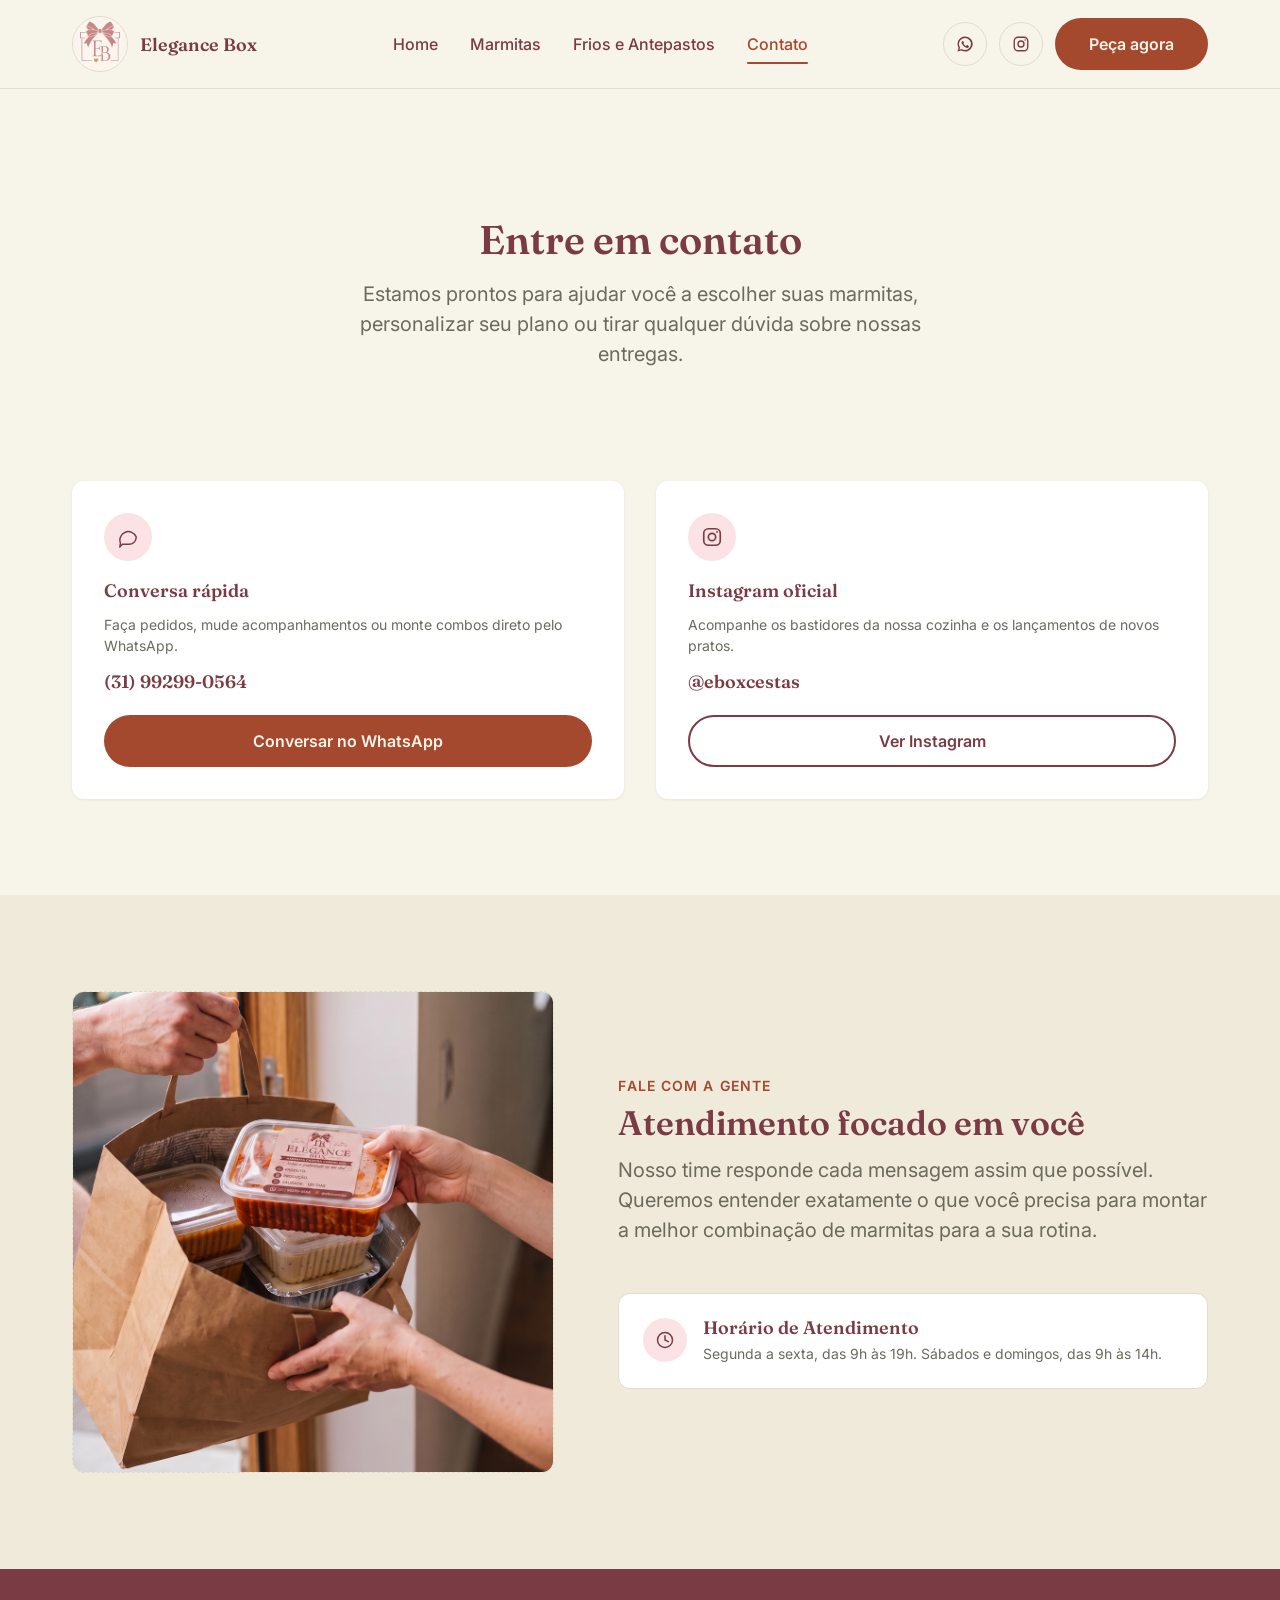
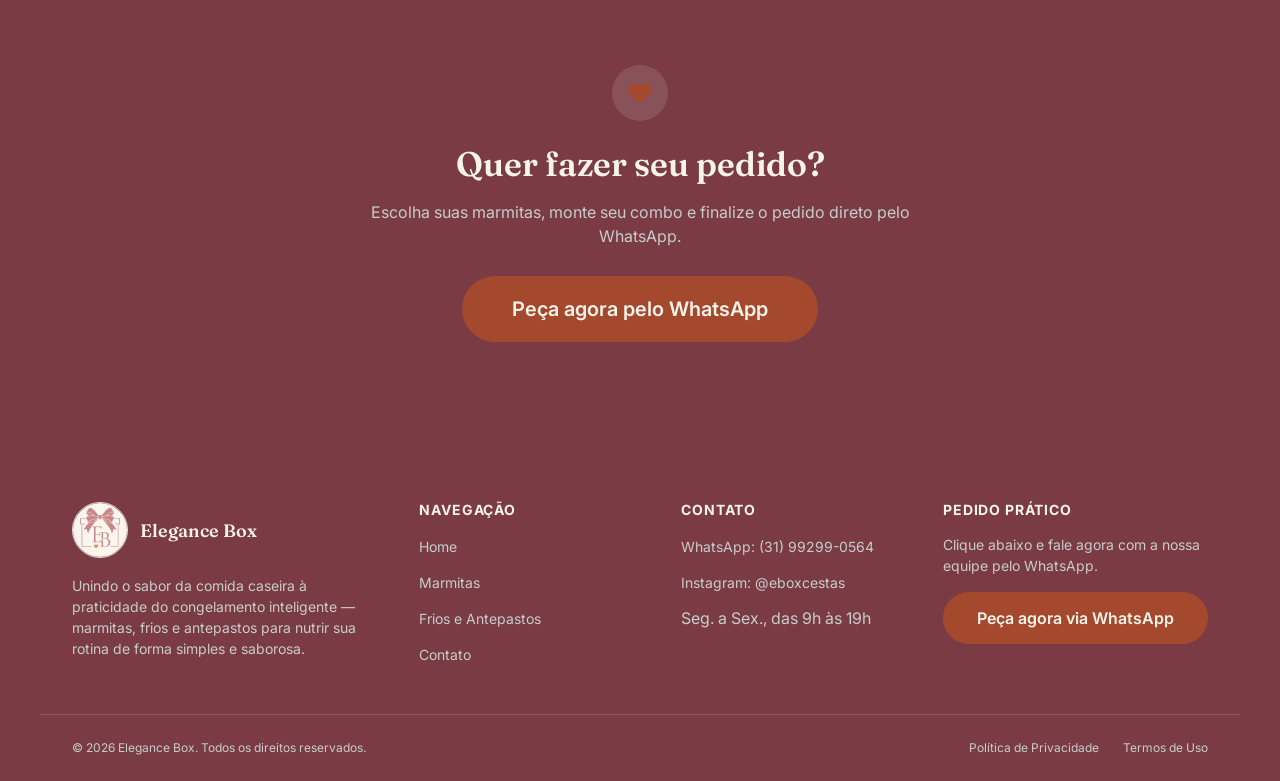
<file: contato.html>
<!DOCTYPE html>
<html lang="pt-BR">
  <head>
    <meta charset="UTF-8" />
    <meta name="viewport" content="width=device-width, initial-scale=1.0" />
    <title>Contato | Elegance Box</title>
    <meta
      name="description"
      content="Fale com a Elegance Box pelo WhatsApp ou Instagram e tire suas dúvidas sobre pedidos, combos e entregas."
    />

    <!-- Open Graph / Twitter Card: ver comentário completo em index.html. -->
    <meta property="og:type" content="website" />
    <meta property="og:site_name" content="Elegance Box" />
    <meta property="og:locale" content="pt_BR" />
    <meta property="og:url" content="https://elegance-box.vercel.app/contato.html" />
    <meta property="og:title" content="Contato | Elegance Box" />
    <meta
      property="og:description"
      content="Fale com a Elegance Box pelo WhatsApp ou Instagram e tire suas dúvidas sobre pedidos, combos e entregas."
    />
    <meta property="og:image" content="https://elegance-box.vercel.app/img/logo_completa.jpg" />
    <meta property="og:image:width" content="2172" />
    <meta property="og:image:height" content="1952" />
    <meta name="twitter:card" content="summary_large_image" />
    <meta name="twitter:title" content="Contato | Elegance Box" />
    <meta
      name="twitter:description"
      content="Fale com a Elegance Box pelo WhatsApp ou Instagram e tire suas dúvidas sobre pedidos, combos e entregas."
    />
    <meta name="twitter:image" content="https://elegance-box.vercel.app/img/logo_completa.jpg" />

    <link rel="icon" type="image/svg+xml" href="img/logo-favicon.svg" />

    <link rel="preconnect" href="https://fonts.googleapis.com" />
    <link rel="preconnect" href="https://fonts.gstatic.com" crossorigin />
    <link
      href="https://fonts.googleapis.com/css2?family=Fraunces:opsz,wght@9..144,500;9..144,600;9..144,700&family=Inter:wght@400;500;600;700&display=swap"
      rel="stylesheet"
    />

    <link rel="stylesheet" href="css/reset.css" />
    <link rel="stylesheet" href="css/variables.css" />
    <link rel="stylesheet" href="css/global.css" />
    <link rel="stylesheet" href="css/contato.css" />
  </head>
  <body>
    <a class="skip-link" href="#main-content">Pular para o conteúdo</a>

    <!-- ==================================================================
         HEADER GLOBAL (idêntico em todas as páginas — ver comentários
         completos em index.html)
         ================================================================== -->
    <header class="site-header">
      <div class="container site-header__inner">
        <a href="index.html" class="logo">
          <span class="logo__icon" aria-hidden="true"><img src="img/logo.PNG" alt="" /></span>
          <span class="logo__text">Elegance Box</span>
        </a>

        <nav class="site-nav" aria-label="Navegação principal">
          <ul class="site-nav__list">
            <li><a href="index.html" class="nav-link" data-nav-link>Home</a></li>
            <li><a href="marmitas.html" class="nav-link" data-nav-link>Marmitas</a></li>
            <li><a href="frios-antepastos.html" class="nav-link" data-nav-link>Frios e Antepastos</a></li>
            <li><a href="contato.html" class="nav-link" data-nav-link>Contato</a></li>
          </ul>
        </nav>

        <div class="site-header__actions">
          <a
            class="icon-btn"
            href="https://wa.me/5531992990564"
            target="_blank"
            rel="noopener"
            title="Falar no WhatsApp"
            aria-label="Falar no WhatsApp"
            data-wa-cta
            data-wa-message="Olá! Gostaria de fazer um pedido de marmitas Elegance Box."
          >
            <svg viewBox="0 0 24 24" fill="currentColor" aria-hidden="true">
              <path
                d="M12 2a10 10 0 0 0-8.6 15L2 22l5.2-1.4A10 10 0 1 0 12 2Zm0 18a8 8 0 0 1-4.1-1.1l-.3-.2-3 .8.8-2.9-.2-.3A8 8 0 1 1 12 20Zm4.4-5.8c-.2-.1-1.4-.7-1.6-.8-.2-.1-.4-.1-.5.1s-.6.8-.7.9-.3.2-.5.1a6.5 6.5 0 0 1-3.2-2.8c-.2-.4.2-.4.6-1.2.1-.2 0-.4 0-.5s-.5-1.2-.7-1.6-.4-.4-.5-.4h-.5a.9.9 0 0 0-.6.3 2.7 2.7 0 0 0-.8 2 4.7 4.7 0 0 0 1 2.5 10.6 10.6 0 0 0 4.4 3.9c1.6.6 2.2.7 2.7.6a2.3 2.3 0 0 0 1.5-1.1 1.9 1.9 0 0 0 .1-1.1c-.1-.1-.2-.2-.4-.3Z"
              />
            </svg>
          </a>
          <a
            class="icon-btn"
            href="https://www.instagram.com/eboxcestas/"
            target="_blank"
            rel="noopener"
            title="Ver Instagram"
            aria-label="Ver Instagram"
          >
            <svg viewBox="0 0 24 24" fill="none" stroke="currentColor" stroke-width="1.8" aria-hidden="true">
              <rect x="3" y="3" width="18" height="18" rx="5" />
              <circle cx="12" cy="12" r="4" />
              <circle cx="17.5" cy="6.5" r="1" fill="currentColor" stroke="none" />
            </svg>
          </a>
          <a
            class="btn btn--primary"
            href="https://wa.me/5531992990564"
            target="_blank"
            rel="noopener"
            data-wa-cta
            data-wa-message="Olá! Gostaria de fazer um pedido de marmitas Elegance Box."
          >
            Peça agora
          </a>
        </div>

        <button
          type="button"
          class="mobile-menu-toggle"
          id="mobileMenuToggle"
          aria-label="Abrir menu"
          aria-expanded="false"
          aria-controls="mobileMenu"
        >
          <svg viewBox="0 0 24 24" fill="none" stroke="currentColor" stroke-width="2" stroke-linecap="round" aria-hidden="true">
            <line x1="3" y1="6" x2="21" y2="6" />
            <line x1="3" y1="12" x2="21" y2="12" />
            <line x1="3" y1="18" x2="21" y2="18" />
          </svg>
        </button>
      </div>
    </header>

    <main id="main-content">
      <!-- ================================================================
           HERO
           Introdução curta e direta — a página Contato deve permanecer
           simples e objetiva, sem sobrecarregar o usuário de informação
           (briefing, seção 30).
           ================================================================ -->
      <section class="section contact-hero">
        <div class="container contact-hero__inner">
          <h1>Entre em contato</h1>
          <p class="contact-hero__lead">Estamos prontos para ajudar você a escolher suas marmitas, personalizar seu plano ou tirar qualquer dúvida sobre nossas entregas.</p>
        </div>
      </section>

      <!-- ================================================================
           CANAIS DE CONTATO
           2 cards principais: WhatsApp (canal prioritário de conversão) e
           Instagram (canal de relacionamento/conteúdo).
           ================================================================ -->
      <section class="contact-cards">
        <div class="container contact-cards__grid">
          <article class="contact-card">
            <span class="contact-card__icon" aria-hidden="true">
              <svg viewBox="0 0 24 24" fill="none" stroke="currentColor" stroke-width="1.6" stroke-linecap="round" stroke-linejoin="round">
                <path d="M21 12a8 8 0 0 1-8 8H6l-3 3 .8-4.2A8 8 0 1 1 21 12Z" />
              </svg>
            </span>
            <h2 class="contact-card__title">Conversa rápida</h2>
            <p class="contact-card__text">Faça pedidos, mude acompanhamentos ou monte combos direto pelo WhatsApp.</p>
            <span class="contact-card__value">(31) 99299-0564</span>
            <a
              class="btn btn--primary"
              href="https://wa.me/5531992990564"
              target="_blank"
              rel="noopener"
              data-wa-cta
              data-wa-message="Olá! Gostaria de tirar uma dúvida sobre as marmitas Elegance Box."
            >
              Conversar no WhatsApp
            </a>
          </article>

          <article class="contact-card">
            <span class="contact-card__icon" aria-hidden="true">
              <svg viewBox="0 0 24 24" fill="none" stroke="currentColor" stroke-width="1.8" aria-hidden="true">
                <rect x="3" y="3" width="18" height="18" rx="5" />
                <circle cx="12" cy="12" r="4" />
                <circle cx="17.5" cy="6.5" r="1" fill="currentColor" stroke="none" />
              </svg>
            </span>
            <h2 class="contact-card__title">Instagram oficial</h2>
            <p class="contact-card__text">Acompanhe os bastidores da nossa cozinha e os lançamentos de novos pratos.</p>
            <span class="contact-card__value">@eboxcestas</span>
            <a class="btn btn--outline" href="https://www.instagram.com/eboxcestas?utm_source=ig_web_button_share_sheet&igsh=ZDNlZDc0MzIxNw==&igsi=ZDNlZDc0MzIxNw==" target="_blank" rel="noopener">Ver Instagram</a>
          </article>
        </div>
      </section>

      <!-- ================================================================
           FALE COM A GENTE
           Reforça o atendimento humanizado e informa o horário de
           funcionamento (placeholder até o cliente confirmar o horário real).
           ================================================================ -->
      <section class="section section--alt about-support">
        <div class="container about-support__inner">
          <div class="about-support__media">
            <img
              class="media-placeholder media-placeholder--square"
              src="img/entrega_marmita.png"
              alt="Equipe Elegance Box preparando os pedidos"
              width="600"
              height="600"
            />
          </div>

          <div class="about-support__content">
            <div class="section-header">
              <span class="section-header__eyebrow">Fale com a gente</span>
              <h2 class="section-header__title">Atendimento focado em você</h2>
              <p class="section-header__subtitle">
                Nosso time responde cada mensagem assim que possível. Queremos entender
                exatamente o que você precisa para montar a melhor combinação de marmitas para a sua rotina.
              </p>
            </div>

            <div class="schedule-box">
              <span class="schedule-box__icon" aria-hidden="true">
                <svg viewBox="0 0 24 24" fill="none" stroke="currentColor" stroke-width="1.8" stroke-linecap="round" stroke-linejoin="round">
                  <circle cx="12" cy="12" r="9" />
                  <polyline points="12 7 12 12 16 14" />
                </svg>
              </span>
              <div>
                <h3 class="schedule-box__title">Horário de Atendimento</h3>
                <p class="schedule-box__text">Segunda a sexta, das 9h às 19h. Sábados e domingos, das 9h às 14h.</p>
              </div>
            </div>
          </div>
        </div>
      </section>

      <!-- ================================================================
           CTA FINAL
           Mesmo padrão visual do CTA final da Home (fundo verde escuro),
           reforçando o WhatsApp como canal principal de pedido.
           ================================================================ -->
      <section class="section section--dark final-cta">
        <div class="container final-cta__inner">
          <span class="final-cta__icon" aria-hidden="true">
            <svg viewBox="0 0 24 24" fill="currentColor">
              <path
                d="M12 21s-7.5-4.9-10.1-9.4C.4 8.6 1.7 5 5 4a5 5 0 0 1 7 1.6A5 5 0 0 1 19 4c3.3 1 4.6 4.6 3.1 7.6C19.5 16.1 12 21 12 21Z"
              />
            </svg>
          </span>
          <h2>Quer fazer seu pedido?</h2>
          <p>Escolha suas marmitas, monte seu combo e finalize o pedido direto pelo WhatsApp.</p>
          <a
            class="btn btn--primary btn--lg"
            href="https://wa.me/5531992990564"
            target="_blank"
            rel="noopener"
            data-wa-cta
            data-wa-message="Olá! Gostaria de fazer um pedido de marmitas Elegance Box."
          >
            Peça agora pelo WhatsApp
          </a>
        </div>
      </section>
    </main>

    <!-- ==================================================================
         FOOTER GLOBAL (idêntico em todas as páginas)
         ================================================================== -->
    <footer class="site-footer">
      <div class="container site-footer__grid">
        <div class="footer-block">
          <a href="index.html" class="logo">
            <span class="logo__icon" aria-hidden="true"><img src="img/logo.PNG" alt="" /></span>
            <span class="logo__text">Elegance Box</span>
          </a>
          <p class="footer-block__description">
            Unindo o sabor da comida caseira à praticidade do congelamento inteligente — marmitas, frios e antepastos
            para nutrir sua rotina de forma simples e saborosa.
          </p>
        </div>

        <div class="footer-block">
          <h3 class="footer-block__title">Navegação</h3>
          <ul class="footer-block__list">
            <li><a href="index.html">Home</a></li>
            <li><a href="marmitas.html">Marmitas</a></li>
            <li><a href="frios-antepastos.html">Frios e Antepastos</a></li>
            <li><a href="contato.html">Contato</a></li>
          </ul>
        </div>

        <div class="footer-block">
          <h3 class="footer-block__title">Contato</h3>
          <ul class="footer-block__list">
            <li>
              <a
                href="https://wa.me/5531992990564"
                target="_blank"
                rel="noopener"
                data-wa-cta
                data-wa-message="Olá! Gostaria de fazer um pedido de marmitas Elegance Box."
                >WhatsApp: (31) 99299-0564</a
              >
            </li>
            <li><a href="https://www.instagram.com/eboxcestas?utm_source=ig_web_button_share_sheet&igsh=ZDNlZDc0MzIxNw==&igsi=ZDNlZDc0MzIxNw==" target="_blank" rel="noopener">Instagram: @eboxcestas</a></li>
            <li>Seg. a Sex., das 9h às 19h</li>
          </ul>
        </div>

        <div class="footer-block">
          <h3 class="footer-block__title">Pedido Prático</h3>
          <p class="footer-block__text">Clique abaixo e fale agora com a nossa equipe pelo WhatsApp.</p>
          <a
            class="btn btn--primary"
            href="https://wa.me/5531992990564"
            target="_blank"
            rel="noopener"
            data-wa-cta
            data-wa-message="Olá! Gostaria de fazer um pedido de marmitas Elegance Box."
          >
            Peça agora via WhatsApp
          </a>
        </div>
      </div>

      <div class="container site-footer__bottom">
        <span>&copy; <span id="currentYear">2026</span> Elegance Box. Todos os direitos reservados.</span>
        <div class="site-footer__bottom-links">
          <a href="#">Política de Privacidade</a>
          <a href="#">Termos de Uso</a>
        </div>
      </div>
    </footer>

    <!-- ==================================================================
         MENU MOBILE (idêntico em todas as páginas)
         ================================================================== -->
    <div class="mobile-menu" id="mobileMenu" aria-hidden="true">
      <div class="mobile-menu__header">
        <a href="index.html" class="logo">
          <span class="logo__icon" aria-hidden="true"><img src="img/logo.PNG" alt="" /></span>
          <span class="logo__text">Elegance Box</span>
        </a>
        <button type="button" class="icon-btn mobile-menu__close" id="mobileMenuClose" aria-label="Fechar menu">
          <svg viewBox="0 0 24 24" fill="none" stroke="currentColor" stroke-width="2" stroke-linecap="round" aria-hidden="true">
            <line x1="5" y1="5" x2="19" y2="19" />
            <line x1="19" y1="5" x2="5" y2="19" />
          </svg>
        </button>
      </div>

      <div class="mobile-menu__body">
        <nav class="mobile-menu__nav" aria-label="Navegação mobile">
          <a href="index.html" class="nav-link" data-nav-link>Home</a>
          <a href="marmitas.html" class="nav-link" data-nav-link>Marmitas</a>
          <a href="frios-antepastos.html" class="nav-link" data-nav-link>Frios e Antepastos</a>
          <a href="contato.html" class="nav-link" data-nav-link>Contato</a>
        </nav>

        <hr class="mobile-menu__divider" />

        <div class="mobile-menu__actions">
          <a
            class="btn btn--primary btn--block"
            href="https://wa.me/5531992990564"
            target="_blank"
            rel="noopener"
            data-wa-cta
            data-wa-message="Olá! Gostaria de fazer um pedido de marmitas Elegance Box."
          >
            Peça agora
          </a>
          <div class="mobile-menu__socials">
            <a
              class="icon-btn"
              href="https://wa.me/5531992990564"
              target="_blank"
              rel="noopener"
              aria-label="Falar no WhatsApp"
              data-wa-cta
              data-wa-message="Olá! Gostaria de fazer um pedido de marmitas Elegance Box."
            >
              <svg viewBox="0 0 24 24" fill="currentColor" aria-hidden="true">
                <path
                  d="M12 2a10 10 0 0 0-8.6 15L2 22l5.2-1.4A10 10 0 1 0 12 2Zm0 18a8 8 0 0 1-4.1-1.1l-.3-.2-3 .8.8-2.9-.2-.3A8 8 0 1 1 12 20Zm4.4-5.8c-.2-.1-1.4-.7-1.6-.8-.2-.1-.4-.1-.5.1s-.6.8-.7.9-.3.2-.5.1a6.5 6.5 0 0 1-3.2-2.8c-.2-.4.2-.4.6-1.2.1-.2 0-.4 0-.5s-.5-1.2-.7-1.6-.4-.4-.5-.4h-.5a.9.9 0 0 0-.6.3 2.7 2.7 0 0 0-.8 2 4.7 4.7 0 0 0 1 2.5 10.6 10.6 0 0 0 4.4 3.9c1.6.6 2.2.7 2.7.6a2.3 2.3 0 0 0 1.5-1.1 1.9 1.9 0 0 0 .1-1.1c-.1-.1-.2-.2-.4-.3Z"
                />
              </svg>
            </a>
            <a class="icon-btn" href="https://www.instagram.com/eboxcestas?utm_source=ig_web_button_share_sheet&igsh=ZDNlZDc0MzIxNw==&igsi=ZDNlZDc0MzIxNw==" target="_blank" rel="noopener" aria-label="Ver Instagram">
              <svg viewBox="0 0 24 24" fill="none" stroke="currentColor" stroke-width="1.8" aria-hidden="true">
                <rect x="3" y="3" width="18" height="18" rx="5" />
                <circle cx="12" cy="12" r="4" />
                <circle cx="17.5" cy="6.5" r="1" fill="currentColor" stroke="none" />
              </svg>
            </a>
          </div>
        </div>
      </div>
    </div>

    <!-- Esta página não tem lógica própria além do compartilhado em
         main.js (menu mobile, nav ativa, links de WhatsApp), então não
         inclui um contato.js -->
    <script src="js/data.js"></script>
    <script src="js/main.js"></script>
  </body>
</html>
</file>
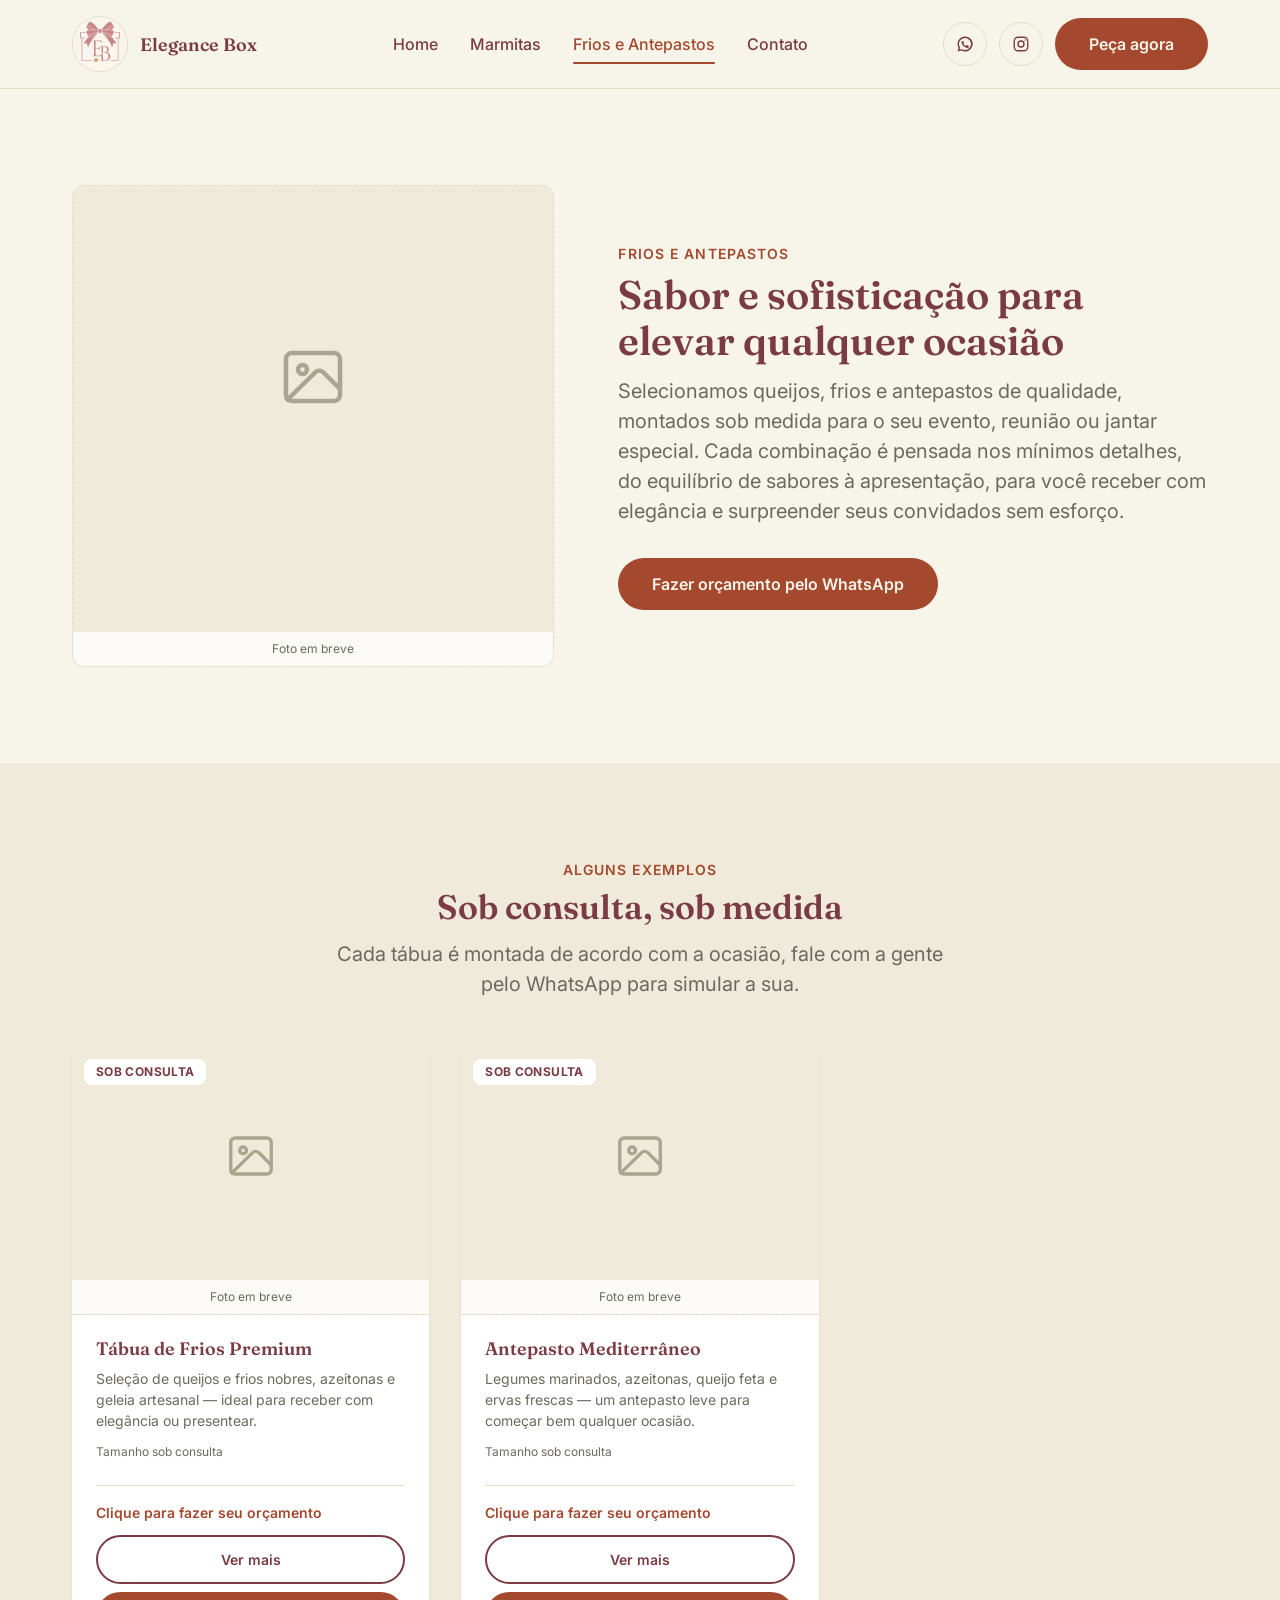
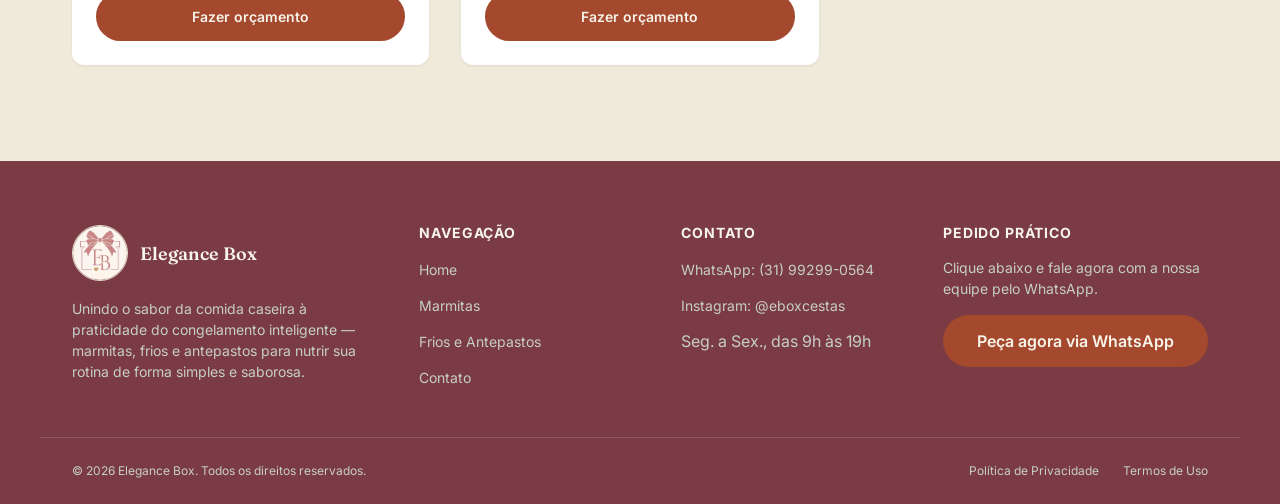
<file: frios-antepastos.html>
<!DOCTYPE html>
<html lang="pt-BR">
  <head>
    <meta charset="UTF-8" />
    <meta name="viewport" content="width=device-width, initial-scale=1.0" />
    <title>Frios e Antepastos | Elegance Box</title>
    <meta
      name="description"
      content="Tábuas de frios e antepastos premium da Elegance Box, montadas sob consulta para elevar qualquer ocasião."
    />

    <!-- Open Graph / Twitter Card: ver comentário completo em index.html. -->
    <meta property="og:type" content="website" />
    <meta property="og:site_name" content="Elegance Box" />
    <meta property="og:locale" content="pt_BR" />
    <meta property="og:url" content="https://elegance-box.vercel.app/frios-antepastos.html" />
    <meta property="og:title" content="Frios e Antepastos | Elegance Box" />
    <meta
      property="og:description"
      content="Tábuas de frios e antepastos premium da Elegance Box, montadas sob consulta para elevar qualquer ocasião."
    />
    <meta property="og:image" content="https://elegance-box.vercel.app/img/logo_completa.jpg" />
    <meta property="og:image:width" content="2172" />
    <meta property="og:image:height" content="1952" />
    <meta name="twitter:card" content="summary_large_image" />
    <meta name="twitter:title" content="Frios e Antepastos | Elegance Box" />
    <meta
      name="twitter:description"
      content="Tábuas de frios e antepastos premium da Elegance Box, montadas sob consulta para elevar qualquer ocasião."
    />
    <meta name="twitter:image" content="https://elegance-box.vercel.app/img/logo_completa.jpg" />

    <link rel="icon" type="image/svg+xml" href="img/logo-favicon.svg" />

    <link rel="preconnect" href="https://fonts.googleapis.com" />
    <link rel="preconnect" href="https://fonts.gstatic.com" crossorigin />
    <link
      href="https://fonts.googleapis.com/css2?family=Fraunces:opsz,wght@9..144,500;9..144,600;9..144,700&family=Inter:wght@400;500;600;700&display=swap"
      rel="stylesheet"
    />

    <link rel="stylesheet" href="css/reset.css" />
    <link rel="stylesheet" href="css/variables.css" />
    <link rel="stylesheet" href="css/global.css" />
    <link rel="stylesheet" href="css/frios.css" />
  </head>
  <body>
    <a class="skip-link" href="#main-content">Pular para o conteúdo</a>

    <!-- ==================================================================
         HEADER GLOBAL (idêntico em todas as páginas — ver comentários
         completos em index.html)
         ================================================================== -->
    <header class="site-header">
      <div class="container site-header__inner">
        <a href="index.html" class="logo">
          <span class="logo__icon" aria-hidden="true"><img src="img/logo.PNG" alt="" /></span>
          <span class="logo__text">Elegance Box</span>
        </a>

        <nav class="site-nav" aria-label="Navegação principal">
          <ul class="site-nav__list">
            <li><a href="index.html" class="nav-link" data-nav-link>Home</a></li>
            <li><a href="marmitas.html" class="nav-link" data-nav-link>Marmitas</a></li>
            <li><a href="frios-antepastos.html" class="nav-link" data-nav-link>Frios e Antepastos</a></li>
            <li><a href="contato.html" class="nav-link" data-nav-link>Contato</a></li>
          </ul>
        </nav>

        <div class="site-header__actions">
          <a
            class="icon-btn"
            href="https://wa.me/5531992990564"
            target="_blank"
            rel="noopener"
            title="Falar no WhatsApp"
            aria-label="Falar no WhatsApp"
            data-wa-cta
            data-wa-message="Olá! Gostaria de fazer um pedido de marmitas Elegance Box."
          >
            <svg viewBox="0 0 24 24" fill="currentColor" aria-hidden="true">
              <path
                d="M12 2a10 10 0 0 0-8.6 15L2 22l5.2-1.4A10 10 0 1 0 12 2Zm0 18a8 8 0 0 1-4.1-1.1l-.3-.2-3 .8.8-2.9-.2-.3A8 8 0 1 1 12 20Zm4.4-5.8c-.2-.1-1.4-.7-1.6-.8-.2-.1-.4-.1-.5.1s-.6.8-.7.9-.3.2-.5.1a6.5 6.5 0 0 1-3.2-2.8c-.2-.4.2-.4.6-1.2.1-.2 0-.4 0-.5s-.5-1.2-.7-1.6-.4-.4-.5-.4h-.5a.9.9 0 0 0-.6.3 2.7 2.7 0 0 0-.8 2 4.7 4.7 0 0 0 1 2.5 10.6 10.6 0 0 0 4.4 3.9c1.6.6 2.2.7 2.7.6a2.3 2.3 0 0 0 1.5-1.1 1.9 1.9 0 0 0 .1-1.1c-.1-.1-.2-.2-.4-.3Z"
              />
            </svg>
          </a>
          <a
            class="icon-btn"
            href="https://www.instagram.com/eboxcestas?utm_source=ig_web_button_share_sheet&igsh=ZDNlZDc0MzIxNw==&igsi=ZDNlZDc0MzIxNw=="
            target="_blank"
            rel="noopener"
            title="Ver Instagram"
            aria-label="Ver Instagram"
          >
            <svg viewBox="0 0 24 24" fill="none" stroke="currentColor" stroke-width="1.8" aria-hidden="true">
              <rect x="3" y="3" width="18" height="18" rx="5" />
              <circle cx="12" cy="12" r="4" />
              <circle cx="17.5" cy="6.5" r="1" fill="currentColor" stroke="none" />
            </svg>
          </a>
          <a
            class="btn btn--primary"
            href="https://wa.me/5531992990564"
            target="_blank"
            rel="noopener"
            data-wa-cta
            data-wa-message="Olá! Gostaria de fazer um pedido de marmitas Elegance Box."
          >
            Peça agora
          </a>
        </div>

        <button
          type="button"
          class="mobile-menu-toggle"
          id="mobileMenuToggle"
          aria-label="Abrir menu"
          aria-expanded="false"
          aria-controls="mobileMenu"
        >
          <svg viewBox="0 0 24 24" fill="none" stroke="currentColor" stroke-width="2" stroke-linecap="round" aria-hidden="true">
            <line x1="3" y1="6" x2="21" y2="6" />
            <line x1="3" y1="12" x2="21" y2="12" />
            <line x1="3" y1="18" x2="21" y2="18" />
          </svg>
        </button>
      </div>
    </header>

    <main id="main-content">
      <!-- ================================================================
           ABERTURA
           Foto + texto sobre a qualidade dos frios e antepastos — igual
           pedido pelo cliente: "uma escrita falando da qualidade e uma
           foto, e abaixo os exemplos". Sem foto definitiva ainda, cai no
           placeholder tracejado padrão do site (ver .media-placeholder em
           global.css).
           ================================================================ -->
      <section class="section frios-intro">
        <div class="container frios-intro__inner">
          <div class="frios-intro__media">
            <div class="media-placeholder media-placeholder--square">
              <span class="media-placeholder__label">Foto em breve</span>
            </div>
          </div>

          <div class="frios-intro__content">
            <div class="section-header">
              <span class="section-header__eyebrow">Frios e Antepastos</span>
              <h1 class="section-header__title">Sabor e sofisticação para elevar qualquer ocasião</h1>
              <p class="section-header__subtitle">
                Selecionamos queijos, frios e antepastos de qualidade, montados sob medida para o seu evento,
                reunião ou jantar especial. Cada combinação é pensada nos mínimos detalhes, do equilíbrio de sabores
                à apresentação, para você receber com elegância e surpreender seus convidados sem esforço.
              </p>
            </div>
            <a
              class="btn btn--primary"
              target="_blank"
              rel="noopener"
              href="https://wa.me/5531992990564"
              data-wa-cta
              data-wa-message="Olá! Gostaria de fazer um orçamento de frios e antepastos."
            >
              Fazer orçamento pelo WhatsApp
            </a>
          </div>
        </div>
      </section>

      <!-- ================================================================
           EXEMPLOS
           2 exemplos (sem preço fixo, sempre "sob consulta"), no mesmo
           componente .product-card usado em Marmitas. Preenchido via JS
           (ver frios.js) a partir de EB.data.PRODUCTS filtrado por
           category "frios-antepastos".
           ================================================================ -->
      <section class="section section--alt frios-examples">
        <div class="container">
          <div class="section-header section-header--center">
            <span class="section-header__eyebrow">Alguns Exemplos</span>
            <h2 class="section-header__title">Sob consulta, sob medida</h2>
            <p class="section-header__subtitle">
              Cada tábua é montada de acordo com a ocasião, fale com a gente pelo WhatsApp para simular a sua.
            </p>
          </div>

          <div class="products-grid" id="friosGrid" aria-live="polite"></div>
        </div>
      </section>
    </main>

    <!-- ==================================================================
         FOOTER GLOBAL (idêntico em todas as páginas)
         ================================================================== -->
    <footer class="site-footer">
      <div class="container site-footer__grid">
        <div class="footer-block">
          <a href="index.html" class="logo">
            <span class="logo__icon" aria-hidden="true"><img src="img/logo.PNG" alt="" /></span>
            <span class="logo__text">Elegance Box</span>
          </a>
          <p class="footer-block__description">
            Unindo o sabor da comida caseira à praticidade do congelamento inteligente — marmitas, frios e antepastos
            para nutrir sua rotina de forma simples e saborosa.
          </p>
        </div>

        <div class="footer-block">
          <h3 class="footer-block__title">Navegação</h3>
          <ul class="footer-block__list">
            <li><a href="index.html">Home</a></li>
            <li><a href="marmitas.html">Marmitas</a></li>
            <li><a href="frios-antepastos.html">Frios e Antepastos</a></li>
            <li><a href="contato.html">Contato</a></li>
          </ul>
        </div>

        <div class="footer-block">
          <h3 class="footer-block__title">Contato</h3>
          <ul class="footer-block__list">
            <li>
              <a
                href="https://wa.me/5531992990564"
                target="_blank"
                rel="noopener"
                data-wa-cta
                data-wa-message="Olá! Gostaria de fazer um pedido de marmitas Elegance Box."
                >WhatsApp: (31) 99299-0564</a
              >
            </li>
            <li><a href="https://www.instagram.com/eboxcestas?utm_source=ig_web_button_share_sheet&igsh=ZDNlZDc0MzIxNw==&igsi=ZDNlZDc0MzIxNw==" target="_blank" rel="noopener">Instagram: @eboxcestas</a></li>
            <li>Seg. a Sex., das 9h às 19h</li>
          </ul>
        </div>

        <div class="footer-block">
          <h3 class="footer-block__title">Pedido Prático</h3>
          <p class="footer-block__text">Clique abaixo e fale agora com a nossa equipe pelo WhatsApp.</p>
          <a
            class="btn btn--primary"
            href="https://wa.me/5531992990564"
            target="_blank"
            rel="noopener"
            data-wa-cta
            data-wa-message="Olá! Gostaria de fazer um pedido de marmitas Elegance Box."
          >
            Peça agora via WhatsApp
          </a>
        </div>
      </div>

      <div class="container site-footer__bottom">
        <span>&copy; <span id="currentYear">2026</span> Elegance Box. Todos os direitos reservados.</span>
        <div class="site-footer__bottom-links">
          <a href="#">Política de Privacidade</a>
          <a href="#">Termos de Uso</a>
        </div>
      </div>
    </footer>

    <!-- ==================================================================
         MENU MOBILE (idêntico em todas as páginas)
         ================================================================== -->
    <div class="mobile-menu" id="mobileMenu" aria-hidden="true">
      <div class="mobile-menu__header">
        <a href="index.html" class="logo">
          <span class="logo__icon" aria-hidden="true"><img src="img/logo.PNG" alt="" /></span>
          <span class="logo__text">Elegance Box</span>
        </a>
        <button type="button" class="icon-btn mobile-menu__close" id="mobileMenuClose" aria-label="Fechar menu">
          <svg viewBox="0 0 24 24" fill="none" stroke="currentColor" stroke-width="2" stroke-linecap="round" aria-hidden="true">
            <line x1="5" y1="5" x2="19" y2="19" />
            <line x1="19" y1="5" x2="5" y2="19" />
          </svg>
        </button>
      </div>

      <div class="mobile-menu__body">
        <nav class="mobile-menu__nav" aria-label="Navegação mobile">
          <a href="index.html" class="nav-link" data-nav-link>Home</a>
          <a href="marmitas.html" class="nav-link" data-nav-link>Marmitas</a>
          <a href="frios-antepastos.html" class="nav-link" data-nav-link>Frios e Antepastos</a>
          <a href="contato.html" class="nav-link" data-nav-link>Contato</a>
        </nav>

        <hr class="mobile-menu__divider" />

        <div class="mobile-menu__actions">
          <a
            class="btn btn--primary btn--block"
            href="https://wa.me/5531992990564"
            target="_blank"
            rel="noopener"
            data-wa-cta
            data-wa-message="Olá! Gostaria de fazer um pedido de marmitas Elegance Box."
          >
            Peça agora
          </a>
          <div class="mobile-menu__socials">
            <a
              class="icon-btn"
              href="https://wa.me/5531992990564"
              target="_blank"
              rel="noopener"
              aria-label="Falar no WhatsApp"
              data-wa-cta
              data-wa-message="Olá! Gostaria de fazer um pedido de marmitas Elegance Box."
            >
              <svg viewBox="0 0 24 24" fill="currentColor" aria-hidden="true">
                <path
                  d="M12 2a10 10 0 0 0-8.6 15L2 22l5.2-1.4A10 10 0 1 0 12 2Zm0 18a8 8 0 0 1-4.1-1.1l-.3-.2-3 .8.8-2.9-.2-.3A8 8 0 1 1 12 20Zm4.4-5.8c-.2-.1-1.4-.7-1.6-.8-.2-.1-.4-.1-.5.1s-.6.8-.7.9-.3.2-.5.1a6.5 6.5 0 0 1-3.2-2.8c-.2-.4.2-.4.6-1.2.1-.2 0-.4 0-.5s-.5-1.2-.7-1.6-.4-.4-.5-.4h-.5a.9.9 0 0 0-.6.3 2.7 2.7 0 0 0-.8 2 4.7 4.7 0 0 0 1 2.5 10.6 10.6 0 0 0 4.4 3.9c1.6.6 2.2.7 2.7.6a2.3 2.3 0 0 0 1.5-1.1 1.9 1.9 0 0 0 .1-1.1c-.1-.1-.2-.2-.4-.3Z"
                />
              </svg>
            </a>
            <a class="icon-btn" href="https://www.instagram.com/eboxcestas?utm_source=ig_web_button_share_sheet&igsh=ZDNlZDc0MzIxNw==&igsi=ZDNlZDc0MzIxNw==" target="_blank" rel="noopener" aria-label="Ver Instagram">
              <svg viewBox="0 0 24 24" fill="none" stroke="currentColor" stroke-width="1.8" aria-hidden="true">
                <rect x="3" y="3" width="18" height="18" rx="5" />
                <circle cx="12" cy="12" r="4" />
                <circle cx="17.5" cy="6.5" r="1" fill="currentColor" stroke="none" />
              </svg>
            </a>
          </div>
        </div>
      </div>
    </div>

    <!-- ==================================================================
         MODAL: DETALHES DO PRODUTO
         Aberto ao clicar em "Ver mais" num dos exemplos. O conteúdo
         interno (.modal__body) é montado via EB.components.
         buildProductModalBody (main.js), a mesma função usada em
         marmitas.html — nunca abre com "Voltar para o combo" aqui, já
         que Frios e Antepastos não entra em combos.
         ================================================================== -->
    <div class="modal-overlay" id="productModal" aria-hidden="true">
      <div class="modal" role="dialog" aria-modal="true" aria-labelledby="productModalTitle">
        <button type="button" class="icon-btn modal__close" data-modal-close aria-label="Fechar detalhes">
          <svg viewBox="0 0 24 24" fill="none" stroke="currentColor" stroke-width="2" stroke-linecap="round" aria-hidden="true">
            <line x1="5" y1="5" x2="19" y2="19" />
            <line x1="19" y1="5" x2="5" y2="19" />
          </svg>
        </button>
        <div class="modal__body" id="productModalBody"></div>
      </div>
    </div>

    <script src="js/data.js"></script>
    <script src="js/main.js"></script>
    <script src="js/frios.js"></script>
  </body>
</html>
</file>
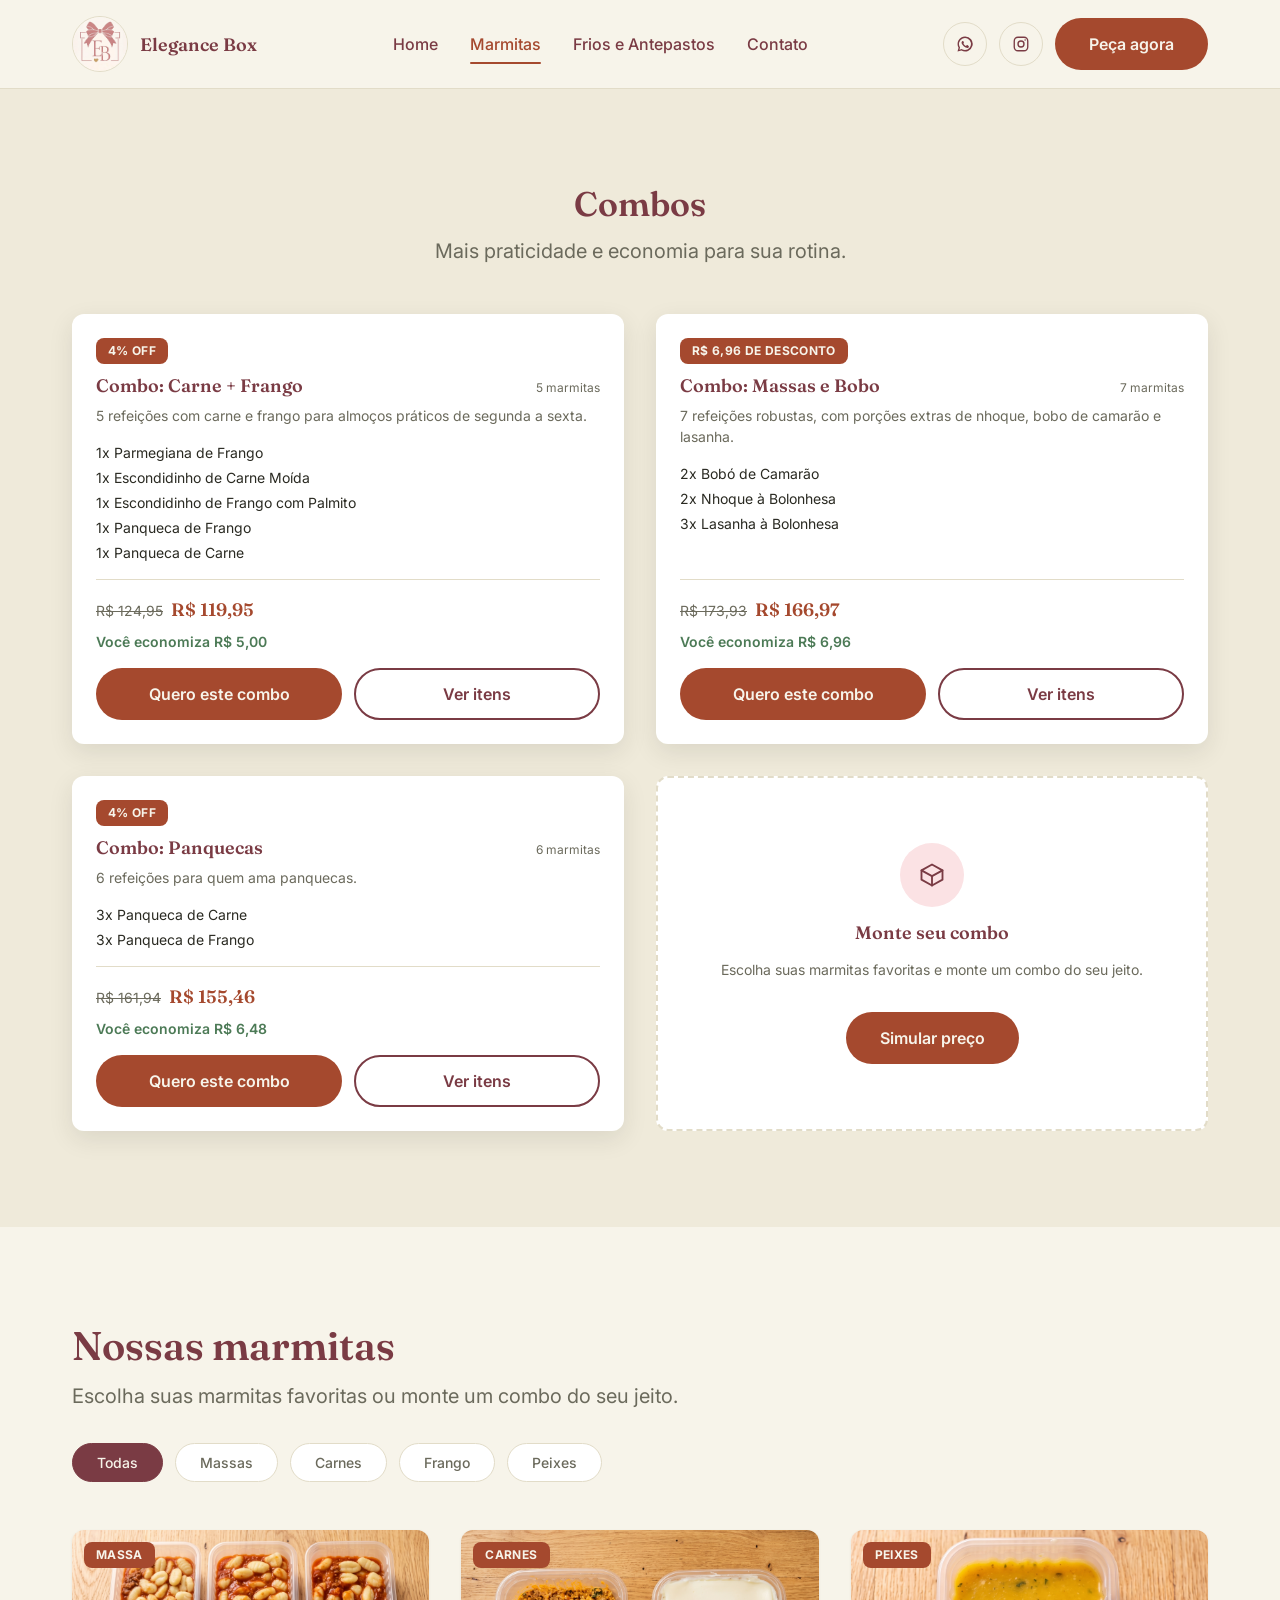
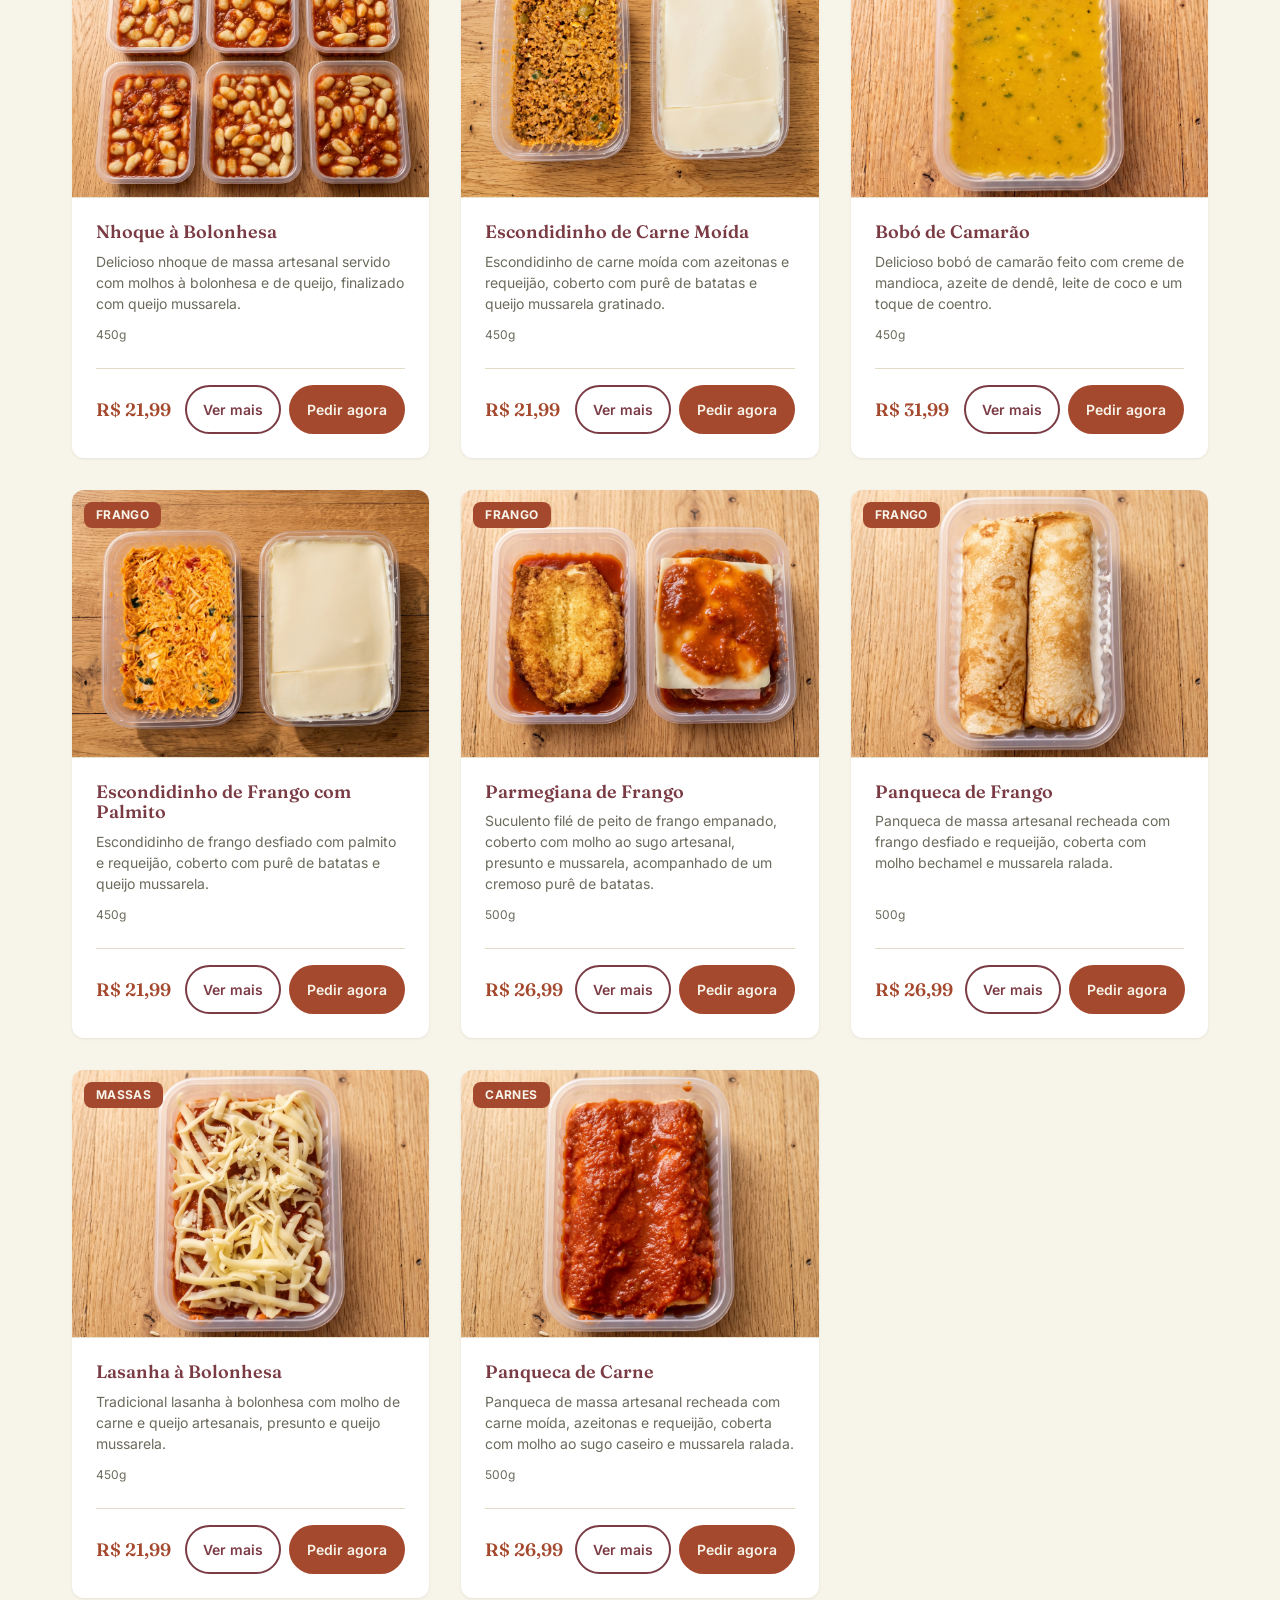
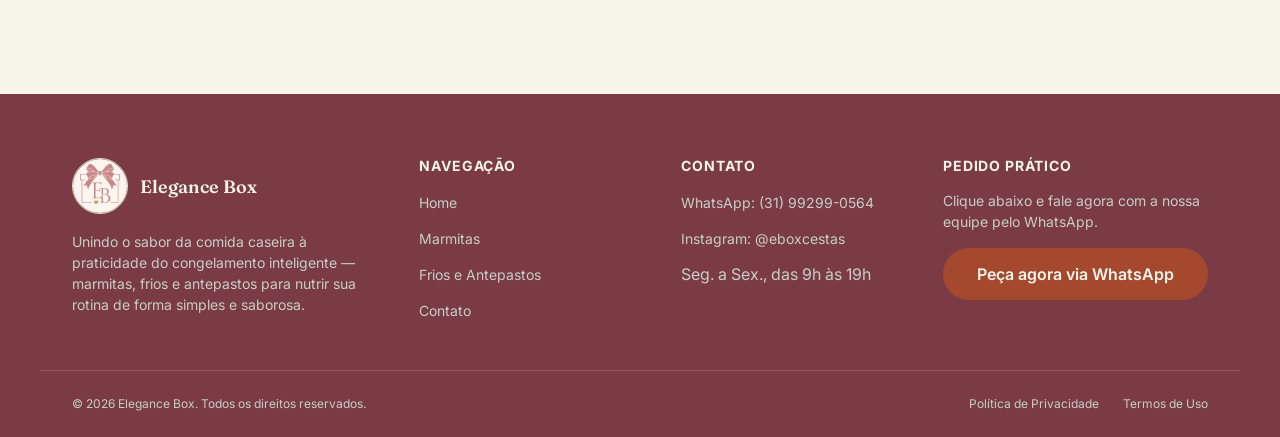
<file: marmitas.html>
<!DOCTYPE html>
<html lang="pt-BR">

<head>
  <meta charset="UTF-8" />
  <meta name="viewport" content="width=device-width, initial-scale=1.0" />
  <title>Marmitas | Elegance Box</title>
  <meta name="description"
    content="Conheça o cardápio completo de marmitas congeladas da Elegance Box, monte combos prontos ou personalize o seu." />

  <!-- Open Graph / Twitter Card: ver comentário completo em index.html. -->
  <meta property="og:type" content="website" />
  <meta property="og:site_name" content="Elegance Box" />
  <meta property="og:locale" content="pt_BR" />
  <meta property="og:url" content="https://elegance-box.vercel.app/marmitas.html" />
  <meta property="og:title" content="Marmitas Congeladas | Elegance Box" />
  <meta property="og:description"
    content="Conheça o cardápio completo de marmitas congeladas da Elegance Box, monte combos prontos ou personalize o seu." />
  <meta property="og:image" content="https://elegance-box.vercel.app/img/logo_completa.jpg" />
  <meta property="og:image:width" content="2172" />
  <meta property="og:image:height" content="1952" />
  <meta name="twitter:card" content="summary_large_image" />
  <meta name="twitter:title" content="Marmitas Congeladas | Elegance Box" />
  <meta name="twitter:description"
    content="Conheça o cardápio completo de marmitas congeladas da Elegance Box, monte combos prontos ou personalize o seu." />
  <meta name="twitter:image" content="https://elegance-box.vercel.app/img/logo_completa.jpg" />

  <link rel="icon" type="image/svg+xml" href="img/logo-favicon.svg" />

  <link rel="preconnect" href="https://fonts.googleapis.com" />
  <link rel="preconnect" href="https://fonts.gstatic.com" crossorigin />
  <link
    href="https://fonts.googleapis.com/css2?family=Fraunces:opsz,wght@9..144,500;9..144,600;9..144,700&family=Inter:wght@400;500;600;700&display=swap"
    rel="stylesheet" />

  <link rel="stylesheet" href="css/reset.css" />
  <link rel="stylesheet" href="css/variables.css" />
  <link rel="stylesheet" href="css/global.css" />
  <link rel="stylesheet" href="css/marmitas.css" />
</head>

<body>
  <a class="skip-link" href="#main-content">Pular para o conteúdo</a>

  <!-- ==================================================================
         HEADER GLOBAL (idêntico em todas as páginas — ver comentários
         completos em index.html)
         ================================================================== -->
  <header class="site-header">
    <div class="container site-header__inner">
      <a href="index.html" class="logo">
        <span class="logo__icon" aria-hidden="true"><img src="img/logo.PNG" alt="" /></span>
        <span class="logo__text">Elegance Box</span>
      </a>

      <nav class="site-nav" aria-label="Navegação principal">
        <ul class="site-nav__list">
          <li><a href="index.html" class="nav-link" data-nav-link>Home</a></li>
          <li><a href="marmitas.html" class="nav-link" data-nav-link>Marmitas</a></li>
          <li><a href="frios-antepastos.html" class="nav-link" data-nav-link>Frios e Antepastos</a></li>
          <li><a href="contato.html" class="nav-link" data-nav-link>Contato</a></li>
        </ul>
      </nav>

      <div class="site-header__actions">
        <a class="icon-btn" href="https://wa.me/5531992990564" target="_blank" rel="noopener" title="Falar no WhatsApp"
          aria-label="Falar no WhatsApp" data-wa-cta
          data-wa-message="Olá! Gostaria de fazer um pedido de marmitas Elegance Box.">
          <svg viewBox="0 0 24 24" fill="currentColor" aria-hidden="true">
            <path
              d="M12 2a10 10 0 0 0-8.6 15L2 22l5.2-1.4A10 10 0 1 0 12 2Zm0 18a8 8 0 0 1-4.1-1.1l-.3-.2-3 .8.8-2.9-.2-.3A8 8 0 1 1 12 20Zm4.4-5.8c-.2-.1-1.4-.7-1.6-.8-.2-.1-.4-.1-.5.1s-.6.8-.7.9-.3.2-.5.1a6.5 6.5 0 0 1-3.2-2.8c-.2-.4.2-.4.6-1.2.1-.2 0-.4 0-.5s-.5-1.2-.7-1.6-.4-.4-.5-.4h-.5a.9.9 0 0 0-.6.3 2.7 2.7 0 0 0-.8 2 4.7 4.7 0 0 0 1 2.5 10.6 10.6 0 0 0 4.4 3.9c1.6.6 2.2.7 2.7.6a2.3 2.3 0 0 0 1.5-1.1 1.9 1.9 0 0 0 .1-1.1c-.1-.1-.2-.2-.4-.3Z" />
          </svg>
        </a>
        <a class="icon-btn"
          href="https://www.instagram.com/eboxcestas?utm_source=ig_web_button_share_sheet&igsh=ZDNlZDc0MzIxNw==&igsi=ZDNlZDc0MzIxNw=="
          target="_blank" rel="noopener" title="Ver Instagram" aria-label="Ver Instagram">
          <svg viewBox="0 0 24 24" fill="none" stroke="currentColor" stroke-width="1.8" aria-hidden="true">
            <rect x="3" y="3" width="18" height="18" rx="5" />
            <circle cx="12" cy="12" r="4" />
            <circle cx="17.5" cy="6.5" r="1" fill="currentColor" stroke="none" />
          </svg>
        </a>
        <a class="btn btn--primary" href="https://wa.me/5531992990564" target="_blank" rel="noopener" data-wa-cta
          data-wa-message="Olá! Gostaria de fazer um pedido de marmitas Elegance Box.">
          Peça agora
        </a>
      </div>

      <button type="button" class="mobile-menu-toggle" id="mobileMenuToggle" aria-label="Abrir menu"
        aria-expanded="false" aria-controls="mobileMenu">
        <svg viewBox="0 0 24 24" fill="none" stroke="currentColor" stroke-width="2" stroke-linecap="round"
          aria-hidden="true">
          <line x1="3" y1="6" x2="21" y2="6" />
          <line x1="3" y1="12" x2="21" y2="12" />
          <line x1="3" y1="18" x2="21" y2="18" />
        </svg>
      </button>
    </div>
  </header>

  <main id="main-content">
    <!-- ================================================================
                 COMBOS
                 3 combos prontos (renderizados via JS a partir de
                 EB.data.COMBOS) + o card "Monte seu combo", que abre o modal
                 grande de montagem personalizada.
                 ================================================================ -->
    <section class="section section--alt combos-section">
      <div class="container">
        <div class="section-header section-header--center">
          <h2 class="section-header__title">Combos</h2>
          <p class="section-header__subtitle">Mais praticidade e economia para sua rotina.</p>
        </div>

        <div class="combos-grid" id="combosGrid"></div>
      </div>
    </section>


    <!-- ================================================================
           CABEÇALHO DAS MARMITAS + FILTROS
           Título/texto de introdução e os chips de categoria que filtram
           o grid de produtos logo abaixo (ver marmitas.js). Frios e
           Antepastos tem página própria (frios-antepastos.html) — não
           entra neste grid nem no filtro.
           ================================================================ -->
    <section class="section marmitas-catalog">
      <div class="container">
        <div class="section-header">
          <h1 class="section-header__title">Nossas marmitas</h1>
          <p class="section-header__subtitle">Escolha suas marmitas favoritas ou monte um combo do seu jeito.</p>
        </div>

        <!-- role="group" com aria-label: identifica para leitores de tela
               que estes botões formam um conjunto de filtros relacionados -->
        <div class="filter-bar" id="filterBar" role="group" aria-label="Filtrar marmitas por categoria">
          <button type="button" class="filter-chip" data-filter="todas" aria-pressed="true">Todas</button>
          <button type="button" class="filter-chip" data-filter="massas" aria-pressed="false">Massas</button>
          <button type="button" class="filter-chip" data-filter="carnes" aria-pressed="false">Carnes</button>
          <button type="button" class="filter-chip" data-filter="frango" aria-pressed="false">Frango</button>
          <button type="button" class="filter-chip" data-filter="peixes" aria-pressed="false">Peixes</button>
        </div>

        <!-- Cabeçalho invisível apenas para leitores de tela: o nome de
               cada marmita abaixo é um <h3> (mesmo componente usado na
               Home), e sem este <h2> a hierarquia de títulos pularia do
               <h1> "Nossas marmitas" direto para <h3>, o que confunde a
               navegação por cabeçalhos de quem usa leitor de tela. -->
        <h2 class="visually-hidden">Marmitas disponíveis</h2>

        <!-- Grid de produtos: preenchido/atualizado por marmitas.js a
               cada clique num filtro. aria-live="polite" faz leitores de
               tela avisarem discretamente quando o conteúdo do grid muda -->
        <div class="products-grid" id="productsGrid" aria-live="polite"></div>
      </div>
    </section>


  </main>

  <!-- ==================================================================
         FOOTER GLOBAL (idêntico em todas as páginas)
         ================================================================== -->
  <footer class="site-footer">
    <div class="container site-footer__grid">
      <div class="footer-block">
        <a href="index.html" class="logo">
          <span class="logo__icon" aria-hidden="true"><img src="img/logo.PNG" alt="" /></span>
          <span class="logo__text">Elegance Box</span>
        </a>
        <p class="footer-block__description">
          Unindo o sabor da comida caseira à praticidade do congelamento inteligente — marmitas, frios e antepastos
          para nutrir sua rotina de forma simples e saborosa.
        </p>
      </div>

      <div class="footer-block">
        <h3 class="footer-block__title">Navegação</h3>
        <ul class="footer-block__list">
          <li><a href="index.html">Home</a></li>
          <li><a href="marmitas.html">Marmitas</a></li>
          <li><a href="frios-antepastos.html">Frios e Antepastos</a></li>
          <li><a href="contato.html">Contato</a></li>
        </ul>
      </div>

      <div class="footer-block">
        <h3 class="footer-block__title">Contato</h3>
        <ul class="footer-block__list">
          <li>
            <a href="https://wa.me/5531992990564" target="_blank" rel="noopener" data-wa-cta
              data-wa-message="Olá! Gostaria de fazer um pedido de marmitas Elegance Box.">WhatsApp: (31) 99299-0564</a>
          </li>
          <li><a
              href="https://www.instagram.com/eboxcestas?utm_source=ig_web_button_share_sheet&igsh=ZDNlZDc0MzIxNw==&igsi=ZDNlZDc0MzIxNw=="
              target="_blank" rel="noopener">Instagram: @eboxcestas</a></li>
          <li>Seg. a Sex., das 9h às 19h</li>
        </ul>
      </div>

      <div class="footer-block">
        <h3 class="footer-block__title">Pedido Prático</h3>
        <p class="footer-block__text">Clique abaixo e fale agora com a nossa equipe pelo WhatsApp.</p>
        <a class="btn btn--primary" href="https://wa.me/5531992990564" target="_blank" rel="noopener" data-wa-cta
          data-wa-message="Olá! Gostaria de fazer um pedido de marmitas Elegance Box.">
          Peça agora via WhatsApp
        </a>
      </div>
    </div>

    <div class="container site-footer__bottom">
      <span>&copy; <span id="currentYear">2026</span> Elegance Box. Todos os direitos reservados.</span>
      <div class="site-footer__bottom-links">
        <a href="#">Política de Privacidade</a>
        <a href="#">Termos de Uso</a>
      </div>
    </div>
  </footer>

  <!-- ==================================================================
         MENU MOBILE (idêntico em todas as páginas)
         ================================================================== -->
  <div class="mobile-menu" id="mobileMenu" aria-hidden="true">
    <div class="mobile-menu__header">
      <a href="index.html" class="logo">
        <span class="logo__icon" aria-hidden="true"><img src="img/logo.PNG" alt="" /></span>
        <span class="logo__text">Elegance Box</span>
      </a>
      <button type="button" class="icon-btn mobile-menu__close" id="mobileMenuClose" aria-label="Fechar menu">
        <svg viewBox="0 0 24 24" fill="none" stroke="currentColor" stroke-width="2" stroke-linecap="round"
          aria-hidden="true">
          <line x1="5" y1="5" x2="19" y2="19" />
          <line x1="19" y1="5" x2="5" y2="19" />
        </svg>
      </button>
    </div>

    <div class="mobile-menu__body">
      <nav class="mobile-menu__nav" aria-label="Navegação mobile">
        <a href="index.html" class="nav-link" data-nav-link>Home</a>
        <a href="marmitas.html" class="nav-link" data-nav-link>Marmitas</a>
        <a href="frios-antepastos.html" class="nav-link" data-nav-link>Frios e Antepastos</a>
        <a href="contato.html" class="nav-link" data-nav-link>Contato</a>
      </nav>

      <hr class="mobile-menu__divider" />

      <div class="mobile-menu__actions">
        <a class="btn btn--primary btn--block" href="https://wa.me/5531992990564" target="_blank" rel="noopener"
          data-wa-cta data-wa-message="Olá! Gostaria de fazer um pedido de marmitas Elegance Box.">
          Peça agora
        </a>
        <div class="mobile-menu__socials">
          <a class="icon-btn" href="https://wa.me/5531992990564" target="_blank" rel="noopener"
            aria-label="Falar no WhatsApp" data-wa-cta
            data-wa-message="Olá! Gostaria de fazer um pedido de marmitas Elegance Box.">
            <svg viewBox="0 0 24 24" fill="currentColor" aria-hidden="true">
              <path
                d="M12 2a10 10 0 0 0-8.6 15L2 22l5.2-1.4A10 10 0 1 0 12 2Zm0 18a8 8 0 0 1-4.1-1.1l-.3-.2-3 .8.8-2.9-.2-.3A8 8 0 1 1 12 20Zm4.4-5.8c-.2-.1-1.4-.7-1.6-.8-.2-.1-.4-.1-.5.1s-.6.8-.7.9-.3.2-.5.1a6.5 6.5 0 0 1-3.2-2.8c-.2-.4.2-.4.6-1.2.1-.2 0-.4 0-.5s-.5-1.2-.7-1.6-.4-.4-.5-.4h-.5a.9.9 0 0 0-.6.3 2.7 2.7 0 0 0-.8 2 4.7 4.7 0 0 0 1 2.5 10.6 10.6 0 0 0 4.4 3.9c1.6.6 2.2.7 2.7.6a2.3 2.3 0 0 0 1.5-1.1 1.9 1.9 0 0 0 .1-1.1c-.1-.1-.2-.2-.4-.3Z" />
            </svg>
          </a>
          <a class="icon-btn"
            href="https://www.instagram.com/eboxcestas?utm_source=ig_web_button_share_sheet&igsh=ZDNlZDc0MzIxNw==&igsi=ZDNlZDc0MzIxNw=="
            target="_blank" rel="noopener" aria-label="Ver Instagram">
            <svg viewBox="0 0 24 24" fill="none" stroke="currentColor" stroke-width="1.8" aria-hidden="true">
              <rect x="3" y="3" width="18" height="18" rx="5" />
              <circle cx="12" cy="12" r="4" />
              <circle cx="17.5" cy="6.5" r="1" fill="currentColor" stroke="none" />
            </svg>
          </a>
        </div>
      </div>
    </div>
  </div>

  <!-- ==================================================================
         MODAL: DETALHES DA MARMITA
         Aberto ao clicar em "Ver mais" num card de produto, ou ao clicar
         numa marmita dentro do modal de combo. O conteúdo interno
         (.modal__body) é montado inteiramente via JS (EB.components.
         buildProductModalBody, compartilhada com frios.js — ver
         main.js), pois os campos (ingredientes, preparo etc.) são os
         mesmos para todo produto — só o valor de cada campo muda
         conforme o produto clicado.
         ================================================================== -->
  <div class="modal-overlay" id="productModal" aria-hidden="true">
    <div class="modal" role="dialog" aria-modal="true" aria-labelledby="productModalTitle">
      <button type="button" class="icon-btn modal__close" data-modal-close aria-label="Fechar detalhes da marmita">
        <svg viewBox="0 0 24 24" fill="none" stroke="currentColor" stroke-width="2" stroke-linecap="round"
          aria-hidden="true">
          <line x1="5" y1="5" x2="19" y2="19" />
          <line x1="19" y1="5" x2="5" y2="19" />
        </svg>
      </button>
      <div class="modal__body" id="productModalBody"></div>
    </div>
  </div>

  <!-- ==================================================================
         MODAL: DETALHES DO COMBO
         Aberto ao clicar em "Ver itens" num combo pronto. Lista as
         marmitas incluídas; cada uma pode ser clicada para abrir o modal
         de detalhes daquela marmita (com opção de "Voltar" para este
         modal). Conteúdo montado via JS (buildComboModalBody).
         ================================================================== -->
  <div class="modal-overlay" id="comboModal" aria-hidden="true">
    <div class="modal" role="dialog" aria-modal="true" aria-labelledby="comboModalTitle">
      <button type="button" class="icon-btn modal__close" data-modal-close aria-label="Fechar detalhes do combo">
        <svg viewBox="0 0 24 24" fill="none" stroke="currentColor" stroke-width="2" stroke-linecap="round"
          aria-hidden="true">
          <line x1="5" y1="5" x2="19" y2="19" />
          <line x1="19" y1="5" x2="5" y2="19" />
        </svg>
      </button>
      <div class="modal__body" id="comboModalBody"></div>
    </div>
  </div>

  <!-- ==================================================================
         MODAL: MONTE SEU COMBO
         O modal mais complexo do site: lista todas as marmitas com
         seletor de quantidade (coluna esquerda) e um resumo fixo com
         cálculo de desconto progressivo em tempo real (coluna direita).
         Ao contrário dos dois modais acima, aqui a ESTRUTURA é sempre a
         mesma (só os números mudam), então o HTML já vem praticamente
         pronto e marmitas.js só atualiza os valores — ver função
         renderBuilderSummary().
         ================================================================== -->
  <div class="modal-overlay" id="builderModal" aria-hidden="true">
    <div class="modal modal--builder" role="dialog" aria-modal="true" aria-labelledby="builderModalTitle">
      <button type="button" class="icon-btn modal__close" data-modal-close aria-label="Fechar">
        <svg viewBox="0 0 24 24" fill="none" stroke="currentColor" stroke-width="2" stroke-linecap="round"
          aria-hidden="true">
          <line x1="5" y1="5" x2="19" y2="19" />
          <line x1="19" y1="5" x2="5" y2="19" />
        </svg>
      </button>

      <div class="modal__header">
        <h2 class="modal__title" id="builderModalTitle">Monte seu Combo</h2>
        <p class="modal__subtitle">Escolha as unidades das suas marmitas e garanta descontos progressivos.</p>
      </div>

      <!-- Repete o total final que também aparece no resumo à direita
             (ver #builderTotalValue). No mobile/tablet o resumo vira
             estático e só aparece depois de rolar a lista de marmitas
             inteira — este total "sticky" (ver marmitas.css) fica visível
             o tempo todo, sem precisar rolar, para o cliente acompanhar o
             preço se formando. Atualizado por renderBuilderSummary() em
             marmitas.js. -->
      <div class="builder__top-total">
        <span>Total</span>
        <span class="builder__top-total-right">
          <!-- Escondido enquanto totalSavings for R$ 0,00 (carrinho vazio
               ou nenhum item se qualificou pra nenhum desconto ainda). -->
          <span class="builder__top-total-savings" id="builderTopTotalSavings" hidden></span>
          <strong id="builderTopTotalValue">R$ 0,00</strong>
        </span>
      </div>

      <!-- Faixas de desconto lidas de EB.data.QUANTITY_DISCOUNT_TIERS e
             EB.data.FLAVOR_DISCOUNT_TIERS, preenchidas por marmitas.js
             (renderDiscountTiersInfo) — nunca escrever os números aqui
             direto, para não haver risco de ficarem dessincronizados caso
             a régua de desconto mude em data.js. -->
      <ul class="builder__discount-tiers" id="builderDiscountTiers"
        aria-label="Descontos progressivos por quantidade de marmitas"></ul>

      <div class="builder">
        <!-- Coluna esquerda: uma linha por marmita disponível, com
               seletor de quantidade. Preenchida uma única vez (ao
               carregar a página) por marmitas.js — a lista de marmitas
               não muda depois, só a quantidade de cada uma. -->
        <div class="builder__list" id="builderProductList"></div>

        <!-- Coluna direita: resumo do combo sendo montado. Fica "presa"
               (sticky) na tela enquanto o usuário rola a lista de
               marmitas à esquerda, graças ao CSS em marmitas.css. -->
        <aside class="builder__summary">
          <h3 class="builder__summary-title">Seu Combo Especial</h3>

          <ul class="builder__summary-items" id="builderSummaryItems"></ul>

          <!-- Exibida enquanto nenhuma marmita foi escolhida ainda -->
          <p class="builder__summary-empty" id="builderSummaryEmpty">Escolha ao menos uma marmita para simular o preço.
          </p>

          <!-- Escondida enquanto o carrinho estiver vazio. O detalhamento
                 de QUAL desconto se aplica a cada marmita já aparece na
                 lista de itens acima (um <li> por grupo de bulk + um
                 <li> para o grupo variado, cada um com seu próprio
                 "-X%" — ver renderBuilderSummary em marmitas.js); aqui
                 embaixo só entra o total combinado. A linha de economia
                 fica escondida sempre que totalSavings for R$ 0,00 (ex:
                 carrinho com só 2 sabores diferentes, 1 unidade cada,
                 não se qualifica para nenhum desconto). -->
          <div class="builder__summary-totals" id="builderSummaryTotals" hidden>
            <div class="builder__summary-row">
              <span id="builderSubtotalLabel">Subtotal (0 marmitas):</span>
              <span id="builderSubtotalValue">R$ 0,00</span>
            </div>
            <div class="builder__summary-row builder__summary-row--savings" id="builderSavingsRow" hidden>
              <span>Você economiza:</span>
              <span id="builderSavingsValue">R$ 0,00</span>
            </div>
            <div class="builder__summary-row builder__summary-row--total">
              <span>Total Final:</span>
              <span id="builderTotalValue">R$ 0,00</span>
            </div>
          </div>

          <div class="builder__summary-actions">
            <!-- Começa com aria-disabled="true" (carrinho vazio);
                   marmitas.js remove o atributo assim que há ao menos 1
                   marmita escolhida, e recalcula o href a cada mudança -->
            <a class="btn btn--primary btn--block" id="builderSendOrderBtn" target="_blank" rel="noopener"
              aria-disabled="true" href="#">
              Enviar pedido pelo WhatsApp
            </a>
            <button type="button" class="btn btn--outline btn--block" data-modal-close>Continuar escolhendo</button>
          </div>
        </aside>
      </div>
    </div>
  </div>

  <!-- ==================================================================
         TEMPLATE: CARD "MONTE SEU COMBO"
         Uma tag <template> nunca é exibida nem processada pelo navegador
         "do jeito que está" no HTML — seu conteúdo só entra na página
         quando explicitamente clonado via JS (ver renderCombosGrid em
         marmitas.js). Usado aqui porque este card é sempre o mesmo
         (nenhum dado vem de EB.data.COMBOS), mas precisa ser inserido
         DEPOIS dos 3 combos prontos, que são gerados dinamicamente.
         ================================================================== -->
  <template id="customComboCardTemplate">
    <article class="combo-card combo-card--custom">
      <span class="combo-card__icon" aria-hidden="true">
        <svg viewBox="0 0 24 24" fill="none" stroke="currentColor" stroke-width="1.6" stroke-linecap="round"
          stroke-linejoin="round">
          <path d="M3 8l9-5 9 5-9 5-9-5Z" />
          <path d="M3 8v8l9 5 9-5V8" />
          <path d="M12 13v8" />
        </svg>
      </span>
      <h3 class="combo-card__name">Monte seu combo</h3>
      <p class="combo-card__description">Escolha suas marmitas favoritas e monte um combo do seu jeito.</p>
      <button type="button" class="btn btn--primary" data-action="open-builder">Simular preço</button>
    </article>
  </template>

  <script src="js/data.js"></script>
  <script src="js/main.js"></script>
  <script src="js/marmitas.js"></script>
</body>

</html>
</file>
<file: css/variables.css>
/* Design tokens do site: cores, tipografia, espaçamento, bordas, sombras e
   transições. Todo ajuste visual de marca começa aqui.

   Breakpoints (repetidos à mão nas media queries, já que custom properties
   não funcionam dentro de @media):
     Desktop: 1200px+ (base, sem media query)
     Tablet:  768–1199px → @media (max-width: 1199px)
     Mobile:  <768px     → @media (max-width: 767px) */

:root {
  /* CORES */
  --color-bg: #f7f4ea; /* fundo principal (marfim quente) */
  --color-bg-alt: #efeada; /* seções alternadas */
  --color-surface: #ffffff; /* cards e modais */

  /* Rosa da logo. Os tons escuros existem porque a cor também é usada como
     texto e como fundo com texto claro em cima — o rosa claro sozinho não
     teria contraste para nenhum dos dois. */
  --color-primary: #7a3b44; /* header, footer, títulos, ícones */
  --color-primary-dark: #5e2c34; /* hover de elementos primários */
  --color-primary-soft: #fbe2e4; /* fundos de ícone e hover sutil */

  --color-accent: #a5492e; /* terracota: CTAs, preços, badges, estado ativo */
  --color-accent-dark: #8d3e28; /* hover dos botões de destaque */
  --color-accent-soft: #fbe7e0; /* fundo de badge/alerta leve */

  --color-text: #2a2a22; /* texto principal */
  --color-text-muted: #6b6a5c; /* descrições, legendas, metadados */
  --color-text-on-dark: #f7f4ea;
  --color-text-on-dark-muted: #c7cec8;

  --color-border: #e2dcc8;
  --color-border-on-dark: rgba(247, 244, 234, 0.16);

  --color-success: #4c7a56; /* economia em combos */
  --color-alert: #8d3e28;

  --color-overlay: rgba(94, 44, 52, 0.55); /* fundo atrás de modais/menu */

  /* TIPOGRAFIA — Fraunces nos títulos, Inter no corpo. Tamanhos em rem
     para respeitar o zoom de texto do navegador. */
  --font-display: "Fraunces", Georgia, serif;
  --font-body: "Inter", -apple-system, Segoe UI, sans-serif;

  --text-display: 3.25rem; /* título hero da Home */
  --text-h1: 2.5rem; /* título de página */
  --text-h2: 2.125rem; /* título de seção */
  --text-h3: 1.5rem;
  --text-h4: 1.125rem;
  --text-lead: 1.25rem;
  --text-body: 1rem;
  --text-small: 0.875rem;
  --text-caption: 0.75rem;

  --leading-tight: 1.15;
  --leading-normal: 1.5;

  /* ESPAÇAMENTO — escala em múltiplos de 4px. */
  --space-1: 0.25rem; /* 4px */
  --space-2: 0.5rem; /* 8px */
  --space-3: 0.75rem; /* 12px */
  --space-4: 1rem; /* 16px */
  --space-5: 1.5rem; /* 24px */
  --space-6: 2rem; /* 32px */
  --space-7: 3rem; /* 48px */
  --space-8: 4rem; /* 64px */
  --space-9: 6rem; /* 96px */

  /* LAYOUT */
  --container-width: 1200px;
  --container-padding: 2rem;

  /* BORDAS E SOMBRAS */
  --radius-sm: 8px; /* botões, badges, inputs */
  --radius-md: 12px; /* cards */
  --radius-lg: 20px; /* modais */
  --radius-full: 999px; /* pill e círculos */

  --shadow-sm: 0 1px 3px rgba(42, 42, 34, 0.08);
  --shadow-md: 0 8px 24px rgba(42, 42, 34, 0.1);
  --shadow-lg: 0 24px 48px rgba(42, 42, 34, 0.18);

  /* TRANSIÇÕES */
  --transition-fast: 150ms ease;
  --transition-base: 250ms ease;

  /* CAMADAS */
  --z-header: 100;
  --z-mobile-menu: 200;
  --z-modal: 300;
}
</file>
<file: css/global.css>
/* GLOBAL.CSS */

/* TIPOGRAFIA BASE */

/* Fundo e cor de texto padrão do site + fonte de corpo (Inter). */
body {
  background-color: var(--color-bg);
  color: var(--color-text);
  font-family: var(--font-body);
  font-size: var(--text-body);
}

/* Títulos usam a fonte serifada de destaque e line-height mais apertado. */
h1,
h2,
h3,
h4 {
  font-family: var(--font-display);
  color: var(--color-primary);
  line-height: var(--leading-tight);
  font-weight: 600;
}

h1 {
  font-size: var(--text-h1);
}
h2 {
  font-size: var(--text-h2);
}
h3 {
  font-size: var(--text-h3);
}
h4 {
  font-size: var(--text-h4);
}

/* Parágrafos usam a cor secundária por padrão (texto de apoio). */
p {
  color: var(--color-text-muted);
  line-height: var(--leading-normal);
}

/* ACESSIBILIDADE — FOCO E SKIP LINK */

/* :focus-visible em vez de :focus: o contorno só aparece na navegação
   por teclado, não em cliques de mouse. */
:focus-visible {
  outline: 3px solid var(--color-accent);
  outline-offset: 2px;
}

/* Esconde visualmente um elemento mas mantém acessível a leitores de tela. */
.visually-hidden {
  position: absolute;
  width: 1px;
  height: 1px;
  padding: 0;
  margin: -1px;
  overflow: hidden;
  clip: rect(0, 0, 0, 0);
  white-space: nowrap;
  border: 0;
}

/* Link "pular para o conteúdo": invisível até receber foco via Tab. */
.skip-link {
  position: absolute;
  top: -48px;
  left: var(--space-4);
  z-index: 1000;
  background: var(--color-primary);
  color: var(--color-text-on-dark);
  padding: var(--space-3) var(--space-5);
  border-radius: var(--radius-sm);
  transition: top var(--transition-fast);
}

.skip-link:focus {
  top: var(--space-4);
}

/* LAYOUT — CONTAINER E SEÇÕES */

/* Container centralizado com largura máxima. */
.container {
  width: 100%;
  max-width: var(--container-width);
  margin-inline: auto;
  padding-inline: var(--container-padding);
}

/* Espaçamento vertical padrão de uma seção de página. */
.section {
  padding-block: var(--space-9);
}

/* Fundo alternado, para dar respiro visual entre seções consecutivas. */
.section--alt {
  background-color: var(--color-bg-alt);
}

/* Fundo escuro (ex: CTA final): troca o texto para a versão clara. */
.section--dark {
  background-color: var(--color-primary);
  color: var(--color-text-on-dark);
}
.section--dark h1,
.section--dark h2,
.section--dark h3,
.section--dark h4 {
  color: var(--color-text-on-dark);
}
.section--dark p {
  color: var(--color-text-on-dark-muted);
}

/* Cabeçalho de seção: eyebrow + título + subtítulo, usado em quase toda
   seção do site. */
.section-header {
  max-width: 640px;
  margin-bottom: var(--space-7);
}

/* Variante centralizada, para seções sem conteúdo lateral. */
.section-header--center {
  margin-inline: auto;
  text-align: center;
}

/* Variante com ação: título à esquerda, botão à direita, mesma linha. */
.section-header--with-action {
  max-width: none;
  display: flex;
  align-items: flex-end;
  justify-content: space-between;
  gap: var(--space-5);
}

/* Rótulo pequeno acima do título, guiando a leitura antes dele. */
.section-header__eyebrow {
  display: block;
  font-family: var(--font-body);
  font-size: var(--text-small);
  font-weight: 600;
  color: var(--color-accent);
  text-transform: uppercase;
  letter-spacing: 0.08em;
  margin-bottom: var(--space-2);
}

.section-header__title {
  margin-bottom: var(--space-3);
}

.section-header__subtitle {
  font-size: var(--text-lead);
  color: var(--color-text-muted);
}

/* BOTÕES */

.btn {
  display: inline-flex;
  align-items: center;
  justify-content: center;
  gap: var(--space-2);
  padding: var(--space-3) var(--space-6);
  border-radius: var(--radius-full);
  font-family: var(--font-body);
  font-size: var(--text-body);
  font-weight: 600;
  border: 2px solid transparent;
  transition: background-color var(--transition-fast), color var(--transition-fast),
    border-color var(--transition-fast), transform var(--transition-fast);
  white-space: nowrap;
}

/* Leve efeito de "afundar" ao clicar. */
.btn:active {
  transform: scale(0.97);
}

/* Botão primário: usado em toda ação de conversão (Peça agora, etc.). */
.btn--primary {
  background-color: var(--color-accent);
  color: var(--color-text-on-dark);
}
.btn--primary:hover {
  background-color: var(--color-accent-dark);
}

/* Botão outline: ações secundárias. Adapta a cor via .section--dark abaixo. */
.btn--outline {
  background-color: transparent;
  border-color: currentColor;
  color: var(--color-primary);
}
.btn--outline:hover {
  background-color: var(--color-primary);
  color: var(--color-text-on-dark);
}
.section--dark .btn--outline {
  color: var(--color-text-on-dark);
}
.section--dark .btn--outline:hover {
  background-color: var(--color-text-on-dark);
  color: var(--color-primary);
}

/* Botão maior, usado nos CTAs de mais destaque (hero e CTA final). */
.btn--lg {
  padding: var(--space-4) var(--space-7);
  font-size: var(--text-lead);
}

/* Botão de largura total, usado dentro dos modais. */
.btn--block {
  width: 100%;
}

/* Estado desabilitado: aparência apagada e cursor de bloqueio. */
.btn:disabled {
  opacity: 0.45;
  cursor: not-allowed;
}
.btn:disabled:hover {
  background-color: var(--color-accent);
  transform: none;
}

/* Equivalente ao :disabled acima para links <a>, que não aceitam o
   atributo disabled. O bloqueio do clique fica em marmitas.js. */
.btn[aria-disabled="true"] {
  opacity: 0.45;
  cursor: not-allowed;
  pointer-events: none;
}

/* Botão circular só com ícone. 44x44px é o mínimo recomendado de área
   de toque; o rótulo acessível vem do aria-label no HTML. */
.icon-btn {
  display: inline-flex;
  align-items: center;
  justify-content: center;
  width: 44px;
  height: 44px;
  border-radius: var(--radius-full);
  border: 1px solid var(--color-border);
  color: var(--color-primary);
  transition: background-color var(--transition-fast), color var(--transition-fast);
  flex-shrink: 0;
}
.icon-btn svg {
  width: 18px;
  height: 18px;
}
.icon-btn:hover {
  background-color: var(--color-primary);
  color: var(--color-text-on-dark);
  border-color: var(--color-primary);
}

/* BADGES */

.badge {
  display: inline-flex;
  align-items: center;
  padding: var(--space-1) var(--space-3);
  border-radius: var(--radius-sm);
  font-size: var(--text-caption);
  font-weight: 700;
  text-transform: uppercase;
  letter-spacing: 0.03em;
}

/* Variante sólida: o selo mais forte de cada card (ex: % OFF). */
.badge--accent {
  background-color: var(--color-accent);
  color: var(--color-text-on-dark);
}

/* Variante em verde: selos informativos, um degrau abaixo do destaque. */
.badge--primary {
  background-color: var(--color-primary);
  color: var(--color-text-on-dark);
}

/* Variante clara: selos discretos, sem competir com o selo principal. */
.badge--soft {
  background-color: var(--color-surface);
  color: var(--color-primary);
}

/* HEADER GLOBAL */

.site-header {
  position: sticky;
  top: 0;
  z-index: var(--z-header);
  background-color: var(--color-bg);
  border-bottom: 1px solid var(--color-border);
}

.site-header__inner {
  display: flex;
  align-items: center;
  justify-content: space-between;
  gap: var(--space-6);
  padding-block: var(--space-4);
}

/* Área da marca (ícone + nome), à esquerda do header. */
.logo {
  display: inline-flex;
  align-items: center;
  gap: var(--space-3);
  flex-shrink: 0;
}

/* Logo da marca. O PNG tem margem transparente em volta do círculo, então
   o scale recorta essa sobra e faz o círculo preencher a caixa inteira. A
   borda de 1px desenha o contorno do círculo, que senão some no fundo
   creme do header. */
.logo__icon {
  display: inline-flex;
  width: 56px;
  height: 56px;
  flex-shrink: 0;
  overflow: hidden;
  border-radius: var(--radius-full);
  border: 1px solid var(--color-border);
}
.logo__icon img {
  width: 100%;
  height: 100%;
  object-fit: contain;
  transform: scale(1.82);
}

.logo__text {
  font-family: var(--font-display);
  font-size: var(--text-h4);
  font-weight: 600;
  color: var(--color-primary);
}

/* Navegação principal desktop. */
.site-nav__list {
  display: flex;
  align-items: center;
  gap: var(--space-6);
}

.nav-link {
  position: relative;
  font-size: var(--text-body);
  font-weight: 500;
  color: var(--color-primary);
  padding-block: var(--space-1);
  transition: color var(--transition-fast);
}
.nav-link:hover {
  color: var(--color-accent);
}

/* Estado "página atual", aplicado por EB.nav.highlightActiveLink() (main.js). */
.nav-link.is-active {
  color: var(--color-accent);
}
.nav-link.is-active::after {
  content: "";
  position: absolute;
  left: 0;
  right: 0;
  bottom: -6px;
  height: 2px;
  background-color: var(--color-accent);
  border-radius: var(--radius-full);
}

/* Área direita do header: ícones sociais + CTA. */
.site-header__actions {
  display: flex;
  align-items: center;
  gap: var(--space-3);
}

/* Botão hambúrguer: escondido no desktop, exibido no mobile. */
.mobile-menu-toggle {
  display: none;
  align-items: center;
  justify-content: center;
  width: 44px;
  height: 44px;
  color: var(--color-primary);
}
.mobile-menu-toggle svg {
  width: 24px;
  height: 24px;
}

/* MENU MOBILE */

.mobile-menu {
  position: fixed;
  inset: 0;
  z-index: var(--z-mobile-menu);
  background-color: var(--color-bg);
  display: flex;
  flex-direction: column;
  /* Começa invisível e levemente deslocado; .is-open faz aparecer suavemente. */
  opacity: 0;
  visibility: hidden;
  transition: opacity var(--transition-base), visibility var(--transition-base);
}

.mobile-menu.is-open {
  opacity: 1;
  visibility: visible;
}

.mobile-menu__header {
  display: flex;
  align-items: center;
  justify-content: space-between;
  padding: var(--space-4) var(--container-padding);
  border-bottom: 1px solid var(--color-border);
}

/* Botão de fechar com fundo suave em tom de destaque. */
.mobile-menu__close {
  background-color: var(--color-accent-soft);
  color: var(--color-accent-dark);
  border-radius: var(--radius-full);
}
.mobile-menu__close:hover {
  background-color: var(--color-accent);
  color: var(--color-text-on-dark);
}

/* Corpo do menu: navegação centralizada, ocupando o espaço restante. */
.mobile-menu__body {
  flex: 1;
  display: flex;
  flex-direction: column;
  align-items: center;
  justify-content: center;
  gap: var(--space-6);
  padding: var(--space-6) var(--container-padding);
  /* Sem overflow-y, o conteúdo cortaria em telas baixas (celular em paisagem). */
  overflow-y: auto;
}

.mobile-menu__nav {
  display: flex;
  flex-direction: column;
  align-items: center;
  gap: var(--space-5);
}

.mobile-menu__nav .nav-link {
  font-family: var(--font-display);
  font-size: var(--text-h2);
}

.mobile-menu__divider {
  width: 100%;
  max-width: 240px;
  border: none;
  border-top: 1px solid var(--color-border);
}

.mobile-menu__actions {
  display: flex;
  flex-direction: column;
  align-items: center;
  gap: var(--space-5);
  width: 100%;
  max-width: 320px;
}

.mobile-menu__socials {
  display: flex;
  gap: var(--space-3);
}

/* Impede a rolagem por trás com o menu mobile/modal aberto (via JS). */
body.no-scroll {
  overflow: hidden;
}

/* FOOTER GLOBAL */

.site-footer {
  background-color: var(--color-primary);
  color: var(--color-text-on-dark-muted);
  padding-block: var(--space-8) var(--space-5);
  margin-top: auto; /* garante que o footer "grude" no final em páginas curtas */
}

.site-footer__grid {
  display: grid;
  grid-template-columns: 1.4fr 1fr 1fr 1.2fr;
  gap: var(--space-7);
  padding-bottom: var(--space-7);
  border-bottom: 1px solid var(--color-border-on-dark);
}

.footer-block__title {
  font-family: var(--font-body);
  font-size: var(--text-small);
  font-weight: 700;
  color: var(--color-text-on-dark);
  text-transform: uppercase;
  letter-spacing: 0.06em;
  margin-bottom: var(--space-4);
}

.footer-block .logo__text {
  color: var(--color-text-on-dark);
}
.footer-block__description {
  margin-top: var(--space-3);
  font-size: var(--text-small);
  color: var(--color-text-on-dark-muted);
}

.footer-block__list {
  display: flex;
  flex-direction: column;
  gap: var(--space-3);
}
.footer-block__list a {
  font-size: var(--text-small);
  color: var(--color-text-on-dark-muted);
  transition: color var(--transition-fast);
}
.footer-block__list a:hover {
  color: var(--color-text-on-dark);
}

.footer-block__text {
  font-size: var(--text-small);
  margin-bottom: var(--space-4);
  /* Sem isto, herdaria a cor muted padrão e ficaria ilegível sobre o
     fundo escuro do footer. */
  color: var(--color-text-on-dark-muted);
}

.site-footer__bottom {
  display: flex;
  align-items: center;
  justify-content: space-between;
  gap: var(--space-4);
  padding-top: var(--space-5);
  font-size: var(--text-caption);
}
.site-footer__bottom-links {
  display: flex;
  gap: var(--space-5);
}
.site-footer__bottom-links a:hover {
  color: var(--color-text-on-dark);
}

/* MEDIA PLACEHOLDER */

.media-placeholder {
  display: flex;
  align-items: flex-end;
  justify-content: center;
  width: 100%;
  background-color: var(--color-bg-alt);
  border: 1px dashed var(--color-border);
  border-radius: var(--radius-md);
  /* SVG embutido via data-URI, sem depender de arquivo externo. */
  background-image: url("data:image/svg+xml,%3Csvg xmlns='http://www.w3.org/2000/svg' viewBox='0 0 24 24' fill='none' stroke='%23a9a68f' stroke-width='1.5'%3E%3Crect x='3' y='4' width='18' height='16' rx='2'/%3E%3Ccircle cx='8.5' cy='9.5' r='1.5'/%3E%3Cpath d='M21 16l-5.5-5.5a2 2 0 0 0-2.8 0L3 20'/%3E%3C/svg%3E");
  background-repeat: no-repeat;
  background-position: center 38%;
  background-size: 15%;
  overflow: hidden;
}

.media-placeholder__label {
  width: 100%;
  padding: var(--space-2) var(--space-3);
  background-color: rgba(255, 255, 255, 0.75);
  color: var(--color-text-muted);
  font-size: var(--text-caption);
  text-align: center;
}

/* A <img> real preenche a mesma caixa do placeholder. */
img.media-placeholder {
  display: block;
  height: 100%;
  object-fit: cover;
  background-image: none;
}

/* Modificadores de proporção por contexto (hero, card, foto quadrada). */
.media-placeholder--hero {
  aspect-ratio: 4 / 5;
  border-radius: var(--radius-lg);
}
.media-placeholder--wide {
  aspect-ratio: 16 / 9;
}
.media-placeholder--card {
  aspect-ratio: 4 / 3;
}
.media-placeholder--square {
  aspect-ratio: 1 / 1;
}

/* GRID DE PRODUTOS */

.products-grid {
  display: grid;
  grid-template-columns: repeat(3, 1fr);
  gap: var(--space-6);
}

/* PRODUCT CARD */

.product-card {
  display: flex;
  flex-direction: column;
  background-color: var(--color-surface);
  border-radius: var(--radius-md);
  overflow: hidden;
  box-shadow: var(--shadow-sm);
  transition: box-shadow var(--transition-base), transform var(--transition-base);
  height: 100%;
}

/* Pequena elevação ao passar o mouse. */
.product-card:hover {
  box-shadow: var(--shadow-md);
  transform: translateY(-4px);
}

.product-card__media {
  position: relative;
}

.product-card__media .badge {
  position: absolute;
  top: var(--space-3);
  left: var(--space-3);
}

.product-card__media .media-placeholder {
  border-radius: 0; /* a foto ocupa toda a largura do card, sem cantos arredondados próprios */
  border-width: 0 0 1px 0;
}

.product-card__body {
  display: flex;
  flex-direction: column;
  flex: 1;
  padding: var(--space-5);
}

.product-card__name {
  font-size: var(--text-h4);
  margin-bottom: var(--space-2);
}

.product-card__description {
  font-size: var(--text-small);
  flex: 1;
}

.product-card__meta {
  display: flex;
  gap: var(--space-3);
  font-size: var(--text-caption);
  color: var(--color-text-muted);
  margin-block: var(--space-3);
}

.product-card__footer {
  display: flex;
  align-items: center;
  justify-content: space-between;
  gap: var(--space-3);
  margin-top: var(--space-3);
  padding-top: var(--space-4);
  border-top: 1px solid var(--color-border);
}

.product-card__actions {
  display: flex;
  gap: var(--space-2);
}

/* Botões menores que o padrão global, mas com padding vertical suficiente
   para não cair abaixo dos 44px de área de toque. */
.product-card__actions .btn {
  padding: var(--space-3) var(--space-4);
  font-size: var(--text-small);
}

/* Variante "featured": cards de destaque da Home, sombra mais forte. */
.product-card--featured {
  box-shadow: var(--shadow-md);
}

/* PREÇO */

.price {
  display: flex;
  align-items: baseline;
  gap: var(--space-2);
}

.price__value {
  font-family: var(--font-display);
  font-size: var(--text-h4);
  font-weight: 600;
  color: var(--color-accent);
}

/* Usado no lugar do preço para itens "sob consulta" (sem valor fixo). */
.price__value--quote {
  font-family: var(--font-body);
  font-size: var(--text-small);
  font-weight: 600;
}

/* O texto "sob consulta" é bem mais longo que um preço em R$ e, em
   telas largas, empurrava os botões para fora do card (cortados pelo
   overflow: hidden). Empilhar resolve em qualquer largura. */
.product-card--quote .product-card__footer {
  flex-direction: column;
  align-items: stretch;
}
.product-card--quote .product-card__actions {
  flex-direction: column;
}

/* Preço "de", riscado — exibido apenas quando existe promoção (combos). */
.price__old {
  font-size: var(--text-small);
  color: var(--color-text-muted);
  text-decoration: line-through;
}

/* COMBO CARD */

.combo-card {
  display: flex;
  flex-direction: column;
  background-color: var(--color-surface);
  border-radius: var(--radius-md);
  overflow: hidden;
  box-shadow: var(--shadow-md);
  height: 100%;
}

/* align-self evita que o flex column do card estique o badge na largura. */
.combo-card__badge {
  align-self: flex-start;
  margin-bottom: var(--space-3);
}

.combo-card__body {
  display: flex;
  flex-direction: column;
  flex: 1;
  padding: var(--space-5);
}

.combo-card__title-row {
  display: flex;
  align-items: baseline;
  justify-content: space-between;
  gap: var(--space-2);
  margin-bottom: var(--space-2);
}

.combo-card__name {
  font-size: var(--text-h4);
}

.combo-card__count {
  font-size: var(--text-caption);
  color: var(--color-text-muted);
  white-space: nowrap;
}

.combo-card__description {
  font-size: var(--text-small);
  margin-bottom: var(--space-4);
}

/* Lista resumida das marmitas incluídas no combo. */
.combo-card__items {
  display: flex;
  flex-direction: column;
  gap: var(--space-1);
  font-size: var(--text-small);
  color: var(--color-text);
  margin-bottom: var(--space-4);
}

.combo-card__footer {
  margin-top: auto;
  padding-top: var(--space-4);
  border-top: 1px solid var(--color-border);
}

/* Texto de economia (ex: "Você economiza R$ 14,60"), cor de sucesso. */
.combo-card__savings {
  font-size: var(--text-small);
  font-weight: 600;
  color: var(--color-success);
  margin-block: var(--space-2) var(--space-4);
}

.combo-card__actions {
  display: flex;
  gap: var(--space-3);
}
.combo-card__actions .btn {
  flex: 1;
}

/* Variante "Monte seu combo": sem foto, borda tracejada. */
.combo-card--custom {
  align-items: center;
  justify-content: center;
  text-align: center;
  border: 2px dashed var(--color-border);
  box-shadow: none;
  padding: var(--space-7) var(--space-5);
  gap: var(--space-4);
}

.combo-card--custom .combo-card__icon {
  display: inline-flex;
  align-items: center;
  justify-content: center;
  width: 64px;
  height: 64px;
  border-radius: var(--radius-full);
  background-color: var(--color-primary-soft);
  color: var(--color-primary);
  margin-inline: auto;
}
.combo-card--custom .combo-card__icon svg {
  width: 28px;
  height: 28px;
}

/* STEP CARD */

.step-card {
  display: flex;
  flex-direction: column;
  gap: var(--space-3);
}

.step-card__number {
  font-family: var(--font-display);
  font-size: var(--text-h2);
  color: var(--color-accent-soft);
  -webkit-text-stroke: 1.5px var(--color-accent);
}

.step-card__icon {
  display: inline-flex;
  align-items: center;
  justify-content: center;
  width: 48px;
  height: 48px;
  border-radius: var(--radius-full);
  background-color: var(--color-primary-soft);
  color: var(--color-primary);
}
.step-card__icon svg {
  width: 22px;
  height: 22px;
}

.step-card__title {
  font-size: var(--text-h4);
}

.step-card__text {
  font-size: var(--text-small);
}

/* BENEFIT CARD */

.benefit-card {
  display: flex;
  flex-direction: column;
  align-items: flex-start;
  gap: var(--space-4);
  padding: var(--space-6);
  background-color: var(--color-surface);
  border-radius: var(--radius-md);
  box-shadow: var(--shadow-sm);
}

.benefit-card__icon {
  display: inline-flex;
  align-items: center;
  justify-content: center;
  width: 48px;
  height: 48px;
  border-radius: var(--radius-full);
  background-color: var(--color-accent-soft);
  color: var(--color-accent-dark);
}
.benefit-card__icon svg {
  width: 22px;
  height: 22px;
}

.benefit-card__title {
  font-size: var(--text-h4);
}

.benefit-card__text {
  font-size: var(--text-small);
}

/* CONTACT CARD */

.contact-card {
  display: flex;
  flex-direction: column;
  align-items: flex-start;
  gap: var(--space-3);
  padding: var(--space-6);
  background-color: var(--color-surface);
  border-radius: var(--radius-md);
  box-shadow: var(--shadow-sm);
  height: 100%;
}

.contact-card__icon {
  display: inline-flex;
  align-items: center;
  justify-content: center;
  width: 48px;
  height: 48px;
  border-radius: var(--radius-full);
  background-color: var(--color-primary-soft);
  color: var(--color-primary);
  margin-bottom: var(--space-2);
}
.contact-card__icon svg {
  width: 22px;
  height: 22px;
}

.contact-card__title {
  font-size: var(--text-h4);
}

.contact-card__text {
  font-size: var(--text-small);
}

/* Valor de destaque do card (telefone / @usuário). */
.contact-card__value {
  font-family: var(--font-display);
  font-size: var(--text-h4);
  font-weight: 600;
  color: var(--color-primary);
}

.contact-card .btn {
  margin-top: var(--space-2);
  width: 100%;
}

/* MODAL (base) */

.modal-overlay {
  position: fixed;
  inset: 0;
  z-index: var(--z-modal);
  background-color: var(--color-overlay);
  display: flex;
  align-items: center;
  justify-content: center;
  padding: var(--space-5);
  opacity: 0;
  visibility: hidden;
  transition: opacity var(--transition-base), visibility var(--transition-base);
}

.modal-overlay.is-open {
  opacity: 1;
  visibility: visible;
}

/* Usada por EB.modal.closeInstantly() (main.js) para trocar de modal
   sem o fade-out normal sobrepor os dois conteúdos. */
.modal-overlay.is-closing-instant {
  transition: none;
}

.modal {
  position: relative;
  width: 100%;
  max-width: 640px;
  max-height: 85vh;
  overflow-y: auto;
  background-color: var(--color-bg);
  border-radius: var(--radius-lg);
  box-shadow: var(--shadow-lg);
  padding: var(--space-6);
  /* Pequeno deslocamento vertical que "assenta" suavemente ao abrir. */
  transform: translateY(12px);
  transition: transform var(--transition-base);
}
.modal-overlay.is-open .modal {
  transform: translateY(0);
}

/* Modal "Monte seu combo": mais largo, tem duas colunas. */
.modal--builder {
  max-width: 960px;
}

.modal__close {
  position: absolute;
  top: var(--space-5);
  right: var(--space-5);
}

.modal__header {
  margin-bottom: var(--space-5);
  padding-right: var(--space-7); /* evita o título passar por baixo do botão de fechar */
}

.modal__title {
  margin-bottom: var(--space-2);
}

.modal__subtitle {
  color: var(--color-text-muted);
  font-size: var(--text-small);
}

/* Botão "Voltar", exibido só quando aberto a partir de outro modal. */
.modal__back {
  display: inline-flex;
  align-items: center;
  gap: var(--space-2);
  font-size: var(--text-small);
  font-weight: 600;
  color: var(--color-primary);
  margin-bottom: var(--space-4);
}
.modal__back svg {
  width: 16px;
  height: 16px;
}
.modal__back:hover {
  color: var(--color-accent);
}

/* MODAL: DETALHES DO PRODUTO */

.product-modal__media {
  margin-block: var(--space-5);
}

.product-modal__description {
  font-size: var(--text-body);
  color: var(--color-text);
  margin-bottom: var(--space-5);
}

.product-modal__grid {
  display: grid;
  grid-template-columns: 1fr 1fr;
  gap: var(--space-5);
  margin-bottom: var(--space-6);
}

.product-modal__label {
  font-size: var(--text-small);
  text-transform: uppercase;
  letter-spacing: 0.04em;
  color: var(--color-text-muted);
  margin-bottom: var(--space-2);
}

.product-modal__text {
  font-size: var(--text-small);
  color: var(--color-text);
}

.product-modal__footer {
  display: flex;
  align-items: center;
  justify-content: space-between;
  gap: var(--space-4);
  margin-top: var(--space-6);
  padding-top: var(--space-5);
  border-top: 1px solid var(--color-border);
}

/* SELETOR DE QUANTIDADE */

.quantity-selector {
  display: inline-flex;
  align-items: center;
  gap: var(--space-3);
  flex-shrink: 0;
}

/* 44x44px: botão mais tocado do site (montar o combo personalizado). */
.quantity-selector__btn {
  display: inline-flex;
  align-items: center;
  justify-content: center;
  width: 44px;
  height: 44px;
  border-radius: var(--radius-full);
  background-color: var(--color-bg-alt);
  color: var(--color-primary);
  font-weight: 700;
  transition: background-color var(--transition-fast);
}
.quantity-selector__btn:hover:not(:disabled) {
  background-color: var(--color-primary-soft);
}
.quantity-selector__btn:disabled {
  opacity: 0.4;
  cursor: not-allowed;
}
.quantity-selector__btn svg {
  width: 16px;
  height: 16px;
}

.quantity-selector__value {
  min-width: 1.5em;
  text-align: center;
  font-weight: 600;
}

/* FILTER BAR */

.filter-bar {
  display: flex;
  flex-wrap: wrap;
  gap: var(--space-3);
}

.filter-chip {
  padding: var(--space-2) var(--space-5);
  border-radius: var(--radius-full);
  border: 1px solid var(--color-border);
  background-color: var(--color-surface);
  font-size: var(--text-small);
  font-weight: 500;
  color: var(--color-text-muted);
  transition: background-color var(--transition-fast), color var(--transition-fast),
    border-color var(--transition-fast);
}
.filter-chip:hover {
  border-color: var(--color-accent);
  color: var(--color-text);
}

/* Estado ativo via aria-pressed, não uma classe solta. */
.filter-chip[aria-pressed="true"] {
  background-color: var(--color-primary);
  border-color: var(--color-primary);
  color: var(--color-text-on-dark);
}

/* CTA FINAL */

.final-cta__inner {
  max-width: 640px;
  margin-inline: auto;
  text-align: center;
  display: flex;
  flex-direction: column;
  align-items: center;
  gap: var(--space-4);
}

/* Tamanho do SVG explícito: sem isto o navegador usa seu tamanho padrão
   de "replaced element", bem maior que o pretendido. */
.final-cta__icon {
  display: inline-flex;
  align-items: center;
  justify-content: center;
  width: 56px;
  height: 56px;
  border-radius: var(--radius-full);
  background-color: rgba(247, 244, 234, 0.12);
  color: var(--color-accent);
  margin-bottom: var(--space-2);
}
.final-cta__icon svg {
  width: 26px;
  height: 26px;
}

.final-cta__inner .btn {
  margin-top: var(--space-3);
}

/* RESPONSIVIDADE — COMPONENTES GLOBAIS */

/* TABLET (768–1199px): a nav completa não cabe ao lado da logo/ícones/CTA. */
@media (max-width: 1199px) {
  .site-nav,
  .site-header__actions {
    display: none;
  }
  .mobile-menu-toggle {
    display: inline-flex;
  }

  .site-footer__grid {
    grid-template-columns: 1fr 1fr;
    row-gap: var(--space-7);
  }

  /* O modal (max-width: 640px) fica apertado demais para 2 colunas aqui. */
  .product-modal__grid {
    grid-template-columns: 1fr;
  }

  /* No tablet o card cai para ~213px, estreito demais para os 2 botões
     lado a lado — empilha, como em .combo-card__actions abaixo. */
  .product-card__footer {
    flex-direction: column;
    align-items: stretch;
    gap: var(--space-3);
  }
  .product-card__actions {
    flex-direction: column;
  }
}

/* MOBILE (<768px) */
@media (max-width: 767px) {
  .container {
    --container-padding: 1.25rem;
  }

  /* ESCALA TIPOGRÁFICA: um degrau abaixo no mobile, sem valores novos. */
  h1 {
    font-size: var(--text-h2);
  }
  h2 {
    font-size: var(--text-h3);
  }

  /* Reduz o padding de 96px, que deixaria a página longa demais no mobile. */
  .section {
    padding-block: var(--space-7);
  }

  .section-header {
    margin-bottom: var(--space-6);
  }

  /* Footer mais compacto: "Navegação" e "Contato" dividem uma linha;
     "Marca" e "Pedido Prático" (1º e 4º bloco) continuam sozinhos. */
  .site-footer {
    padding-block: var(--space-6) var(--space-5);
  }

  .site-footer__grid {
    grid-template-columns: repeat(2, 1fr);
    column-gap: var(--space-5);
    row-gap: var(--space-6);
  }
  .site-footer__grid .footer-block:first-child,
  .site-footer__grid .footer-block:last-child {
    grid-column: 1 / -1;
  }

  .site-footer__bottom {
    flex-direction: column;
    align-items: flex-start;
    gap: var(--space-3);
  }

  .section-header--with-action {
    flex-direction: column;
    align-items: flex-start;
  }

  .modal {
    max-height: 92vh;
    padding: var(--space-5);
  }

  /* .btn--lg com texto longo (ex: "Fazer pedido pelo WhatsApp") mais o
     white-space: nowrap da base estoura a largura da tela no mobile. */
  .btn--lg {
    width: 100%;
    white-space: normal;
    text-align: center;
  }

  /* Mesmo problema do .btn--lg acima, nos 2 botões lado a lado do
     combo-card — empilhar resolve sem depender do texto de cada botão. */
  .combo-card__actions {
    flex-direction: column;
  }

  .products-grid {
    grid-template-columns: repeat(2, 1fr);
    gap: var(--space-4);
  }

  /* PRODUCT CARD reduzido para caber em 2 colunas no mobile. */
  .product-card__body {
    padding: var(--space-4);
  }
  .product-card__name {
    font-size: var(--text-small);
  }
  .product-card__description {
    font-size: var(--text-caption);
  }
  .product-card .price__value {
    font-size: var(--text-body);
  }
}
</file>
<file: css/home.css>
/* HOME.CSS */

/* HERO */

.hero__inner {
  display: grid;
  grid-template-columns: 1fr 1fr;
  align-items: center;
  gap: var(--space-8);
  padding-block: var(--space-9);
}

.hero__eyebrow {
  display: inline-block;
  font-size: var(--text-small);
  font-weight: 600;
  color: var(--color-accent);
  text-transform: uppercase;
  letter-spacing: 0.08em;
  margin-bottom: var(--space-4);
}

.hero__title {
  font-size: var(--text-display);
  margin-bottom: var(--space-5);
}

.hero__lead {
  font-size: var(--text-lead);
  margin-bottom: var(--space-6);
  max-width: 46ch; /* impede a linha de texto ficar longa demais e difícil de ler */
}

.hero__actions {
  display: flex;
  gap: var(--space-4);
}

/* BENEFÍCIOS */

.benefits__grid {
  display: grid;
  grid-template-columns: repeat(4, 1fr);
  gap: var(--space-5);
}

/* ONDE ATENDEMOS */

.coverage__inner {
  display: grid;
  grid-template-columns: 0.8fr 1.2fr;
  gap: var(--space-8);
  align-items: center;
}

/* Moldura arredondada em volta do iframe do Google Maps; overflow:hidden
   corta os cantos, já que o iframe não herda o border-radius sozinho. */
.coverage__map {
  position: relative;
  aspect-ratio: 1 / 1;
  border-radius: var(--radius-lg);
  overflow: hidden;
  box-shadow: var(--shadow-md);
  background-color: var(--color-bg-alt); /* aparece brevemente enquanto o mapa carrega */
}

.coverage__map-frame {
  width: 100%;
  height: 100%;
  border: 0;
}

/* Selo decorativo flutuando sobre o mapa; aria-hidden pois é puramente visual. */
.coverage__pin {
  position: absolute;
  right: var(--space-4);
  bottom: var(--space-4);
  display: inline-flex;
  align-items: center;
  justify-content: center;
  width: 56px;
  height: 56px;
  border-radius: var(--radius-full);
  background-color: var(--color-primary);
  color: var(--color-bg);
  box-shadow: var(--shadow-md);
}
.coverage__pin svg {
  width: 26px;
  height: 26px;
}

.coverage__region {
  margin-block: var(--space-5);
  font-size: var(--text-small);
  color: var(--color-text);
  background-color: var(--color-surface);
  border: 1px solid var(--color-border);
  border-radius: var(--radius-sm);
  padding: var(--space-3) var(--space-4);
}

.coverage__info-grid {
  display: flex;
  flex-direction: column;
  gap: var(--space-5);
}

.coverage__info-item {
  display: flex;
  align-items: flex-start;
  gap: var(--space-4);
}

.coverage__info-icon {
  display: inline-flex;
  align-items: center;
  justify-content: center;
  width: 40px;
  height: 40px;
  border-radius: var(--radius-full);
  background-color: var(--color-surface);
  border: 1px solid var(--color-border);
  color: var(--color-primary);
  flex-shrink: 0;
}
.coverage__info-icon svg {
  width: 18px;
  height: 18px;
}

.coverage__info-title {
  font-size: var(--text-h4);
  margin-bottom: var(--space-1);
}

.coverage__info-text {
  font-size: var(--text-small);
}

/* GRID DE PASSOS */

.steps-grid {
  display: grid;
  grid-template-columns: repeat(4, 1fr);
  gap: var(--space-6);
}

/* SOBRE A MARCA */

.about__inner {
  display: grid;
  grid-template-columns: 0.9fr 1.1fr;
  gap: var(--space-8);
  align-items: center;
}

.about__stats {
  display: flex;
  gap: var(--space-7);
  margin-block: var(--space-6);
}

.about__stat {
  display: flex;
  flex-direction: column;
}

.about__stat-number {
  font-family: var(--font-display);
  font-size: var(--text-h1);
  color: var(--color-accent);
  font-weight: 600;
}

.about__stat-label {
  font-size: var(--text-small);
  color: var(--color-text-muted);
}

/* 2 CTAs lado a lado; flex-wrap evita vazamento em telas médias. */
.about__actions {
  display: flex;
  flex-wrap: wrap;
  gap: var(--space-4);
}

/* DESTAQUE DO CARDÁPIO */

.featured-products__grid {
  display: grid;
  grid-template-columns: repeat(3, 1fr);
  gap: var(--space-6);
}

/* Escondida por padrão (tablet+desktop); reaparece só no mobile. */
.featured-products__grid .product-card--mobile-only {
  display: none;
}

/* RESPONSIVIDADE — TABLET (768–1199px) */

@media (max-width: 1199px) {
  .hero__inner {
    grid-template-columns: 1fr;
    padding-block: var(--space-7);
  }
  /* Na versão empilhada, a foto sobe para cima do texto. */
  .hero__media {
    order: -1;
  }

  .benefits__grid {
    grid-template-columns: repeat(2, 1fr);
  }

  .coverage__inner {
    grid-template-columns: 1fr;
  }
  .coverage__map {
    max-width: 320px;
    margin-inline: auto;
  }

  .steps-grid {
    grid-template-columns: repeat(2, 1fr);
  }

  .about__inner {
    grid-template-columns: 1fr;
  }
}

/* RESPONSIVIDADE — MOBILE (<768px) */

@media (max-width: 767px) {
  /* A foto do hero mantém a mesma proporção 4/5 do desktop, sem recorte extra. */
  .hero__inner {
    padding-block: var(--space-6);
    gap: var(--space-5);
  }

  .hero__title {
    font-size: var(--text-h1);
  }
  .hero__actions {
    flex-direction: column;
    align-items: stretch;
  }

  /* 2 colunas no mobile em vez de lista empilhada; gap reduzido para caber. */
  .benefits__grid {
    grid-template-columns: repeat(2, 1fr);
    gap: var(--space-4);
  }

  .steps-grid {
    grid-template-columns: repeat(2, 1fr);
    gap: var(--space-5);
  }

  .about__stats {
    gap: var(--space-6);
  }

  .featured-products__grid {
    grid-template-columns: repeat(2, 1fr);
    gap: var(--space-4);
  }
  /* display:flex (não "block") porque .product-card é display:flex. */
  .featured-products__grid .product-card--mobile-only {
    display: flex;
  }
}
</file>
<file: css/cardapio.css>
/* ==========================================================================
   CARDAPIO.CSS
   Estilos específicos da página Cardápio (cardapio.html): grid de
   produtos, grid de combos e os 3 modais (detalhes da marmita, detalhes
   do combo, monte seu combo). Componentes genéricos (.product-card,
   .combo-card, .modal, .quantity-selector...) já vêm de global.css —
   aqui só entra o layout específico desta página.
   ========================================================================== */

/* --------------------------------------------------------------------------
   CABEÇALHO + FILTROS + GRID DE PRODUTOS
   -------------------------------------------------------------------- */

.cardapio-catalog .section-header {
  margin-bottom: var(--space-6);
}

.filter-bar {
  margin-bottom: var(--space-7);
}

.products-grid {
  display: grid;
  grid-template-columns: repeat(3, 1fr);
  gap: var(--space-6);
}

/* --------------------------------------------------------------------------
   GRID DE COMBOS
   2 colunas: os combos têm mais informação (lista de itens, desconto)
   que um product-card comum, então cartões mais largos ficam mais
   confortáveis de ler do que 3-4 por linha.
   -------------------------------------------------------------------- */

.combos-grid {
  display: grid;
  grid-template-columns: repeat(2, 1fr);
  gap: var(--space-6);
}

/* --------------------------------------------------------------------------
   MODAL: DETALHES DA MARMITA
   Classes usadas dentro do template gerado por buildProductModalBody()
   em cardapio.js.
   -------------------------------------------------------------------- */

.product-modal__media {
  margin-block: var(--space-5);
}

.product-modal__description {
  font-size: var(--text-body);
  color: var(--color-text);
  margin-bottom: var(--space-5);
}

.product-modal__grid {
  display: grid;
  grid-template-columns: 1fr 1fr;
  gap: var(--space-5);
  margin-bottom: var(--space-6);
}

.product-modal__label {
  font-size: var(--text-small);
  text-transform: uppercase;
  letter-spacing: 0.04em;
  color: var(--color-text-muted);
  margin-bottom: var(--space-2);
}

.product-modal__text {
  font-size: var(--text-small);
  color: var(--color-text);
}

.product-modal__footer {
  display: flex;
  align-items: center;
  justify-content: space-between;
  gap: var(--space-4);
  margin-top: var(--space-6);
  padding-top: var(--space-5);
  border-top: 1px solid var(--color-border);
}

/* --------------------------------------------------------------------------
   MODAL: DETALHES DO COMBO
   Classes usadas dentro do template gerado por buildComboModalBody() em
   cardapio.js.
   -------------------------------------------------------------------- */

.combo-modal__items {
  display: flex;
  flex-direction: column;
  gap: var(--space-2);
  margin-block: var(--space-5);
}

/* Cada item é um <button> inteiro (não só um link de texto) para que
   toda a linha — foto + nome + quantidade — seja clicável e receba foco
   de teclado como uma única unidade. */
.combo-modal__item-btn {
  display: flex;
  align-items: center;
  gap: var(--space-4);
  width: 100%;
  padding: var(--space-2);
  border-radius: var(--radius-sm);
  text-align: left;
  transition: background-color var(--transition-fast);
}
.combo-modal__item-btn:hover {
  background-color: var(--color-bg-alt);
}

.combo-modal__item-media {
  width: 56px;
  height: 56px;
  flex-shrink: 0;
  /* fundo/ícone herdados de .media-placeholder; aqui só o tamanho muda,
     já que dentro do modal a miniatura é bem menor que num card */
}

.combo-modal__item-info {
  display: flex;
  flex-direction: column;
  gap: var(--space-1);
}

.combo-modal__item-name {
  font-weight: 600;
  color: var(--color-text);
}

.combo-modal__item-qty {
  font-size: var(--text-small);
  color: var(--color-text-muted);
}

.combo-modal__footer {
  display: flex;
  align-items: flex-end;
  justify-content: space-between;
  gap: var(--space-5);
  margin-top: var(--space-6);
  padding-top: var(--space-5);
  border-top: 1px solid var(--color-border);
}

.combo-modal__footer .combo-card__count {
  display: block;
  margin-bottom: var(--space-2);
}

.combo-modal__footer .combo-card__savings {
  margin-bottom: 0;
}

.combo-modal__footer .btn {
  flex-shrink: 0;
}

/* --------------------------------------------------------------------------
   MODAL: MONTE SEU COMBO
   Duas colunas: lista rolável de marmitas + resumo fixo (sticky).
   -------------------------------------------------------------------- */

/* Faixas de desconto (ex: "5 a 7 marmitas: 5% OFF"), preenchidas por
   renderDiscountTiersInfo() em cardapio.js. Reaproveita o componente
   .badge de global.css em vez de estilo próprio — só o container em
   flex-wrap é específico daqui. */
.builder__discount-tiers {
  display: flex;
  flex-wrap: wrap;
  gap: var(--space-2);
  margin-bottom: var(--space-6);
}

/* minmax(0, ...) em cada coluna, não "1.6fr 1fr" sozinho: um valor
   "fr" isolado equivale a minmax(auto, <fr>), cujo mínimo "auto" ainda é
   calculado a partir do conteúdo — e a lista de marmitas contém texto
   com white-space: nowrap (a descrição truncada), então sem o "0"
   explícito a 1ª coluna cresce para caber o texto inteiro e empurra a
   coluna do resumo para fora do modal (min-width: 0 nos itens sozinho
   não é suficiente para conter uma trilha "fr" nesse cenário). */
.builder {
  display: grid;
  grid-template-columns: minmax(0, 1.6fr) minmax(0, 1fr);
  gap: var(--space-7);
  align-items: start;
}

/* min-width: 0 é essencial aqui: por padrão, um item de grid nunca
   encolhe abaixo da largura "natural" do seu conteúdo (min-width: auto),
   e .builder__row-description usa white-space: nowrap para o efeito de
   reticências — sem este reset, o texto integral (bem mais largo que a
   coluna) força a 1ª coluna do grid .builder a crescer muito além dos
   1.6fr definidos, empurrando a coluna do resumo (.builder__summary)
   para fora da área visível do modal. */
.builder__list {
  display: flex;
  flex-direction: column;
  min-width: 0;
}

/* min-width: 0 de novo, pelo mesmo motivo do .builder__list acima: cada
   .builder__row é um item flex dentro de .builder__list (que empilha as
   linhas em coluna), e sem este reset a linha nunca encolhe abaixo da
   largura "natural" da descrição com white-space: nowrap — em telas
   bem estreitas isso faz a linha (e o texto dentro dela) vazar para
   fora do modal em vez de truncar com reticências. */
.builder__row {
  display: flex;
  align-items: center;
  gap: var(--space-4);
  padding-block: var(--space-4);
  border-bottom: 1px solid var(--color-border);
  width: 100%;
  min-width: 0;
}
.builder__row:first-child {
  padding-top: 0;
}

.builder__row-media {
  width: 56px;
  height: 56px;
  flex-shrink: 0;
}

.builder__row-info {
  flex: 1;
  min-width: 0; /* permite que o texto trunque em vez de esticar o grid */
}

.builder__row-name {
  font-size: var(--text-body);
  margin-bottom: var(--space-1);
}

/* Descrição truncada em uma linha só, com reticências — o espaço da
   linha é pequeno demais para o texto completo, e o essencial (nome +
   preço) já está visível ao lado. */
.builder__row-description {
  font-size: var(--text-small);
  white-space: nowrap;
  overflow: hidden;
  text-overflow: ellipsis;
  margin-bottom: var(--space-1);
}

.builder__row-price {
  font-family: var(--font-display);
  font-weight: 600;
  color: var(--color-accent);
  font-size: var(--text-small);
}

/* Coluna direita: "gruda" no topo do modal ao rolar a lista de
   marmitas à esquerda, para o resumo do pedido estar sempre visível
   enquanto o cliente escolhe as quantidades. Funciona porque o ancestral
   com scroll é o próprio .modal (overflow-y: auto em global.css). */
.builder__summary {
  position: sticky;
  top: 0;
  background-color: var(--color-bg);
  border: 1px solid var(--color-border);
  border-radius: var(--radius-md);
  padding: var(--space-5);
}

.builder__summary-title {
  font-size: var(--text-h4);
  margin-bottom: var(--space-4);
}

.builder__summary-items {
  display: flex;
  flex-direction: column;
  gap: var(--space-2);
  margin-bottom: var(--space-4);
  font-size: var(--text-small);
}
.builder__summary-items li {
  display: flex;
  justify-content: space-between;
  gap: var(--space-3);
}

.builder__summary-empty {
  font-size: var(--text-small);
  font-style: italic;
  color: var(--color-text-muted);
  margin-bottom: var(--space-4);
}

.builder__summary-totals {
  border-top: 1px solid var(--color-border);
  padding-top: var(--space-4);
  margin-bottom: var(--space-5);
}

.builder__summary-row {
  display: flex;
  justify-content: space-between;
  gap: var(--space-3);
  font-size: var(--text-small);
  padding-block: var(--space-1);
}
/* O atributo HTML "hidden" some do elemento graças a uma regra padrão do
   navegador ([hidden] { display: none }) — mas como a regra acima já
   define display: flex para esta mesma classe, ela venceria a regra
   nativa do navegador e a linha de desconto ficaria visível mesmo
   escondida. Esta regra reforça o display: none sempre que o atributo
   hidden estiver presente (usado por cardapio.js para esconder a linha
   de desconto quando a faixa de desconto atual é 0%). */
.builder__summary-row[hidden] {
  display: none;
}

.builder__summary-row--discount {
  color: var(--color-accent);
  font-weight: 600;
}

.builder__summary-row--total {
  font-family: var(--font-display);
  font-size: var(--text-h4);
  font-weight: 600;
  color: var(--color-text);
  margin-top: var(--space-2);
}

.builder__summary-actions {
  display: flex;
  flex-direction: column;
  gap: var(--space-3);
}

/* --------------------------------------------------------------------------
   RESPONSIVIDADE — TABLET (768–1199px)
   -------------------------------------------------------------------- */

@media (max-width: 1199px) {
  .product-modal__grid {
    grid-template-columns: 1fr;
  }

  .builder {
    grid-template-columns: minmax(0, 1fr);
  }
  /* Sem a segunda coluna, o resumo não precisa mais ficar "grudado" no
     topo — ele simplesmente aparece depois da lista de marmitas. */
  .builder__summary {
    position: static;
  }
}

/* --------------------------------------------------------------------------
   RESPONSIVIDADE — MOBILE (<768px)
   -------------------------------------------------------------------- */

@media (max-width: 767px) {
  .products-grid {
    grid-template-columns: repeat(2, 1fr);
    gap: var(--space-4);
  }

  .combos-grid {
    grid-template-columns: 1fr;
  }

  .combo-modal__footer {
    flex-direction: column;
    align-items: stretch;
  }
  .combo-modal__footer .btn {
    width: 100%;
  }

  /* No mobile, uma linha flex única (foto + texto + seletor de
     quantidade) fica espremida demais para caber em ~320px de largura —
     o nome quebra em 2 linhas, a descrição sobra quase ilegível e o
     seletor de quantidade fica apertado contra a borda. Em vez disso,
     cada linha vira um mini-grid de 2 colunas x 2 linhas: a foto ocupa
     as duas linhas à esquerda, o texto fica em cima à direita e o
     seletor de quantidade embaixo, alinhado com o texto — dando à
     descrição a largura inteira da coluna direita para truncar melhor. */
  .builder__row {
    display: grid;
    /* minmax(0, 1fr), não "1fr" sozinho: "1fr" isolado equivale a
       minmax(auto, 1fr), e o mínimo "auto" ainda se baseia na largura do
       conteúdo (a descrição com white-space: nowrap) — o que reintroduz
       o mesmo vazamento que min-width: 0 resolve para flex/bloco, só que
       para uma trilha de grid. minmax(0, 1fr) é o jeito de zerar esse
       mínimo automático diretamente na trilha. */
    grid-template-columns: 48px minmax(0, 1fr);
    grid-template-rows: auto auto;
    column-gap: var(--space-4);
    row-gap: var(--space-3);
  }
  .builder__row-media {
    grid-column: 1;
    grid-row: 1 / 3;
    width: 48px;
    height: 48px;
  }
  .builder__row-info {
    grid-column: 2;
    grid-row: 1;
  }
  .builder__row .quantity-selector {
    grid-column: 2;
    grid-row: 2;
    justify-self: start;
  }
}
</file>
<file: css/contato.css>
/* CONTATO.CSS */

/* HERO */

.contact-hero__inner {
  max-width: 640px;
  margin-inline: auto;
  text-align: center;
  padding-block: var(--space-6) var(--space-4);
}

.contact-hero__lead {
  font-size: var(--text-lead);
  margin-top: var(--space-4);
}

/* CARDS DE CONTATO */

.contact-cards {
  padding-bottom: var(--space-9);
}

.contact-cards__grid {
  display: grid;
  grid-template-columns: repeat(2, 1fr);
  gap: var(--space-6);
}

/* FALE COM A GENTE */

.about-support__inner {
  display: grid;
  grid-template-columns: 0.9fr 1.1fr;
  gap: var(--space-8);
  align-items: center;
}

.schedule-box {
  display: flex;
  align-items: flex-start;
  gap: var(--space-4);
  margin-top: var(--space-6);
  padding: var(--space-5);
  background-color: var(--color-surface);
  border: 1px solid var(--color-border);
  border-radius: var(--radius-md);
}

.schedule-box__icon {
  display: inline-flex;
  align-items: center;
  justify-content: center;
  width: 44px;
  height: 44px;
  border-radius: var(--radius-full);
  background-color: var(--color-primary-soft);
  color: var(--color-primary);
  flex-shrink: 0;
}
.schedule-box__icon svg {
  width: 20px;
  height: 20px;
}

.schedule-box__title {
  font-size: var(--text-h4);
  margin-bottom: var(--space-1);
}

.schedule-box__text {
  font-size: var(--text-small);
}

/* RESPONSIVIDADE — TABLET (768–1199px) */

@media (max-width: 1199px) {
  .about-support__inner {
    grid-template-columns: 1fr;
  }
}

/* RESPONSIVIDADE — MOBILE (<768px) */

@media (max-width: 767px) {
  /* Mesmo ajuste do hero da Home: object-fit:cover corta sem distorcer. */
  .about-support__media .media-placeholder {
    aspect-ratio: 4 / 3;
  }

  .about-support__inner {
    gap: var(--space-5);
  }

  .contact-cards {
    padding-bottom: var(--space-7);
  }

  .contact-cards__grid {
    grid-template-columns: 1fr;
  }

  .schedule-box {
    flex-direction: column;
    align-items: flex-start;
  }
}
</file>
<file: css/frios.css>
/* FRIOS.CSS */

/* ABERTURA */

.frios-intro__inner {
  display: grid;
  grid-template-columns: 0.9fr 1.1fr;
  gap: var(--space-8);
  align-items: center;
}

.frios-intro__content .section-header {
  margin-bottom: var(--space-6);
}

/* RESPONSIVIDADE — TABLET (768–1199px) */

@media (max-width: 1199px) {
  .frios-intro__inner {
    grid-template-columns: 1fr;
  }
}
</file>
<file: css/marmitas.css>
/* MARMITAS.CSS */

/* CABEÇALHO + FILTROS + GRID DE PRODUTOS */

.marmitas-catalog .section-header {
  margin-bottom: var(--space-6);
}

.filter-bar {
  margin-bottom: var(--space-7);
}

/* .products-grid mora em global.css: é usada tanto aqui (grid de
   marmitas) quanto em frios-antepastos.html (grid dos 2 exemplos). */

/* GRID DE COMBOS */

.combos-grid {
  display: grid;
  grid-template-columns: repeat(2, 1fr);
  gap: var(--space-6);
}

/* .product-modal__* mora em global.css: é compartilhado com frios.js. */

/* MODAL: DETALHES DO COMBO */

.combo-modal__items {
  display: flex;
  flex-direction: column;
  gap: var(--space-2);
  margin-block: var(--space-5);
}

/* Linha de UMA marmita do combo: foto + nome/quantidade + botão "Ver
   mais" explícito (antes a linha inteira era um <button>, sem nenhum
   texto avisando que dava pra clicar — trocado para deixar isso óbvio). */
.combo-modal__item {
  display: flex;
  align-items: center;
  gap: var(--space-4);
  padding: var(--space-2);
  border-radius: var(--radius-sm);
}

.combo-modal__item-btn {
  flex-shrink: 0;
  padding: var(--space-3) var(--space-4);
  font-size: var(--text-small);
}

/* Qualificado com "img." para vencer a especificidade de
   img.media-placeholder (height:100%) em global.css. */
img.combo-modal__item-media {
  width: 56px;
  height: 56px;
  flex-shrink: 0;
}

.combo-modal__item-info {
  display: flex;
  flex-direction: column;
  gap: var(--space-1);
  flex: 1;
  min-width: 0; /* permite truncar em vez de empurrar o botão "Ver mais" para fora */
}

.combo-modal__item-name {
  font-weight: 600;
  color: var(--color-text);
}

.combo-modal__item-qty {
  font-size: var(--text-small);
  color: var(--color-text-muted);
}

.combo-modal__footer {
  display: flex;
  align-items: flex-end;
  justify-content: space-between;
  gap: var(--space-5);
  margin-top: var(--space-6);
  padding-top: var(--space-5);
  border-top: 1px solid var(--color-border);
}

.combo-modal__footer .combo-card__count {
  display: block;
  margin-bottom: var(--space-2);
}

.combo-modal__footer .combo-card__savings {
  margin-bottom: 0;
}

.combo-modal__footer .btn {
  flex-shrink: 0;
}

/* MODAL: MONTE SEU COMBO */

/* Total fixo no topo da área rolável do modal, para o preço nunca sair
   da tela. O padding-right extra evita colidir com o botão de fechar. */
.builder__top-total {
  position: sticky;
  top: 0;
  z-index: 1;
  display: flex;
  align-items: center;
  justify-content: space-between;
  gap: var(--space-3);
  padding: var(--space-3) var(--space-4);
  padding-right: var(--space-7);
  margin-bottom: var(--space-5);
  background-color: var(--color-primary-soft);
  border-radius: var(--radius-sm);
  font-size: var(--text-small);
  color: var(--color-primary);
}
.builder__top-total strong {
  font-family: var(--font-display);
  font-size: var(--text-h4);
  color: var(--color-accent);
}

.builder__top-total-right {
  display: flex;
  align-items: baseline;
  gap: var(--space-2);
}

/* "economia de R$X" ao lado do total, no topo — cor de sucesso, no
   mesmo padrão de .builder__summary-row--savings, para o cliente ver o
   quanto está economizando sem precisar rolar até o resumo da direita. */
.builder__top-total-savings {
  font-size: var(--text-caption);
  font-weight: 600;
  color: var(--color-success);
  white-space: nowrap;
}

/* Faixas de desconto, preenchidas por renderDiscountTiersInfo(). */
.builder__discount-tiers {
  display: flex;
  flex-wrap: wrap;
  gap: var(--space-2);
  margin-bottom: var(--space-6);
}

/* minmax(0, ...) zera o mínimo automático das colunas; com "1.6fr 1fr"
   sozinho a descrição (white-space: nowrap) empurraria o resumo para
   fora do modal. */
.builder {
  display: grid;
  grid-template-columns: minmax(0, 1.6fr) minmax(0, 1fr);
  gap: var(--space-7);
  align-items: start;
}

/* min-width: 0 permite encolher abaixo da largura natural do conteúdo,
   necessário porque a descrição usa white-space: nowrap. */
.builder__list {
  display: flex;
  flex-direction: column;
  min-width: 0;
}

/* min-width: 0 pelo mesmo motivo do .builder__list acima. */
.builder__row {
  display: flex;
  align-items: center;
  gap: var(--space-4);
  padding-block: var(--space-4);
  border-bottom: 1px solid var(--color-border);
  width: 100%;
  min-width: 0;
}
.builder__row:first-child {
  padding-top: 0;
}

/* Qualificado com "img." — mesmo motivo do img.combo-modal__item-media.
   Sem isso a foto estica no grid do mobile em vez de ficar quadrada. */
img.builder__row-media {
  width: 56px;
  height: 56px;
  flex-shrink: 0;
}

.builder__row-info {
  flex: 1;
  min-width: 0; /* permite que o texto trunque em vez de esticar o grid */
}

.builder__row-name {
  font-size: var(--text-body);
  margin-bottom: var(--space-1);
}

/* Descrição truncada em uma linha só, com reticências — o espaço da
   linha é pequeno demais para o texto completo, e o essencial (nome +
   preço) já está visível ao lado. */
.builder__row-description {
  font-size: var(--text-small);
  white-space: nowrap;
  overflow: hidden;
  text-overflow: ellipsis;
  margin-bottom: var(--space-1);
}

/* Preço + "Ver mais" na mesma linha, um em cada ponta — mantém o botão
   perto do preço sem forçar uma linha inteira só para ele (a linha já
   é curta, cada .builder__row tem pouca altura sobrando). */
.builder__row-footer {
  display: flex;
  align-items: center;
  justify-content: space-between;
  gap: var(--space-3);
}

.builder__row-price {
  font-family: var(--font-display);
  font-weight: 600;
  color: var(--color-accent);
  font-size: var(--text-small);
}

/* Link discreto em vez de .btn: a linha do builder já é apertada e
   "Ver mais" é ação secundária. */
.builder__row-details {
  font-size: var(--text-caption);
  font-weight: 600;
  color: var(--color-primary);
  text-decoration: underline;
  text-decoration-color: transparent;
  transition: color var(--transition-fast), text-decoration-color var(--transition-fast);
  flex-shrink: 0;
}
.builder__row-details:hover {
  color: var(--color-accent);
  text-decoration-color: currentColor;
}

/* Resumo fixo no topo enquanto a lista de marmitas rola. */
.builder__summary {
  position: sticky;
  top: 0;
  background-color: var(--color-bg);
  border: 1px solid var(--color-border);
  border-radius: var(--radius-md);
  padding: var(--space-5);
}

.builder__summary-title {
  font-size: var(--text-h4);
  margin-bottom: var(--space-4);
}

.builder__summary-items {
  display: flex;
  flex-direction: column;
  gap: var(--space-2);
  margin-bottom: var(--space-4);
  font-size: var(--text-small);
}
.builder__summary-items li {
  display: flex;
  justify-content: space-between;
  gap: var(--space-3);
}

/* "-6%"/"-10%" ao lado do nome, quando a linha ganhou desconto. */
.builder__summary-item-discount {
  color: var(--color-success);
  font-weight: 600;
  font-size: var(--text-caption);
}

.builder__summary-empty {
  font-size: var(--text-small);
  font-style: italic;
  color: var(--color-text-muted);
  margin-bottom: var(--space-4);
}

.builder__summary-totals {
  border-top: 1px solid var(--color-border);
  padding-top: var(--space-4);
  margin-bottom: var(--space-5);
}

.builder__summary-row {
  display: flex;
  justify-content: space-between;
  gap: var(--space-3);
  font-size: var(--text-small);
  padding-block: var(--space-1);
}
/* Reforça o display:none do atributo hidden, que perderia para o
   display:flex da regra acima. */
.builder__summary-row[hidden] {
  display: none;
}

/* Linha "Você economiza", na cor de sucesso. */
.builder__summary-row--savings {
  color: var(--color-success);
  font-weight: 600;
}

.builder__summary-row--total {
  font-family: var(--font-display);
  font-size: var(--text-h4);
  font-weight: 600;
  color: var(--color-text);
  margin-top: var(--space-2);
}

.builder__summary-actions {
  display: flex;
  flex-direction: column;
  gap: var(--space-3);
}

/* RESPONSIVIDADE — TABLET (768–1199px) */

@media (max-width: 1199px) {
  .builder {
    grid-template-columns: minmax(0, 1fr);
  }
  /* Sem a segunda coluna, o resumo não precisa mais ficar "grudado" no
     topo — ele simplesmente aparece depois da lista de marmitas. */
  .builder__summary {
    position: static;
  }
}

/* RESPONSIVIDADE — MOBILE (<768px) */

@media (max-width: 767px) {
  /* 2 colunas a pedido do cliente; o card é reduzido abaixo para caber
     em ~155px de largura. */
  .combos-grid {
    grid-template-columns: repeat(2, 1fr);
    gap: var(--space-4);
  }

  .combo-card__body {
    padding: var(--space-4);
  }
  .combo-card__name {
    font-size: var(--text-small);
  }
  .combo-card__description {
    font-size: var(--text-caption);
  }
  .combo-card__count,
  .combo-card__items,
  .combo-card__savings {
    font-size: var(--text-caption);
  }
  .combo-card--custom {
    padding: var(--space-5) var(--space-4);
  }
  .combo-card--custom .combo-card__icon {
    width: 48px;
    height: 48px;
  }
  .combo-card--custom .combo-card__icon svg {
    width: 22px;
    height: 22px;
  }

  /* O --text-h4 padrão do preço não cabe ao lado do valor riscado. */
  .combo-card .price {
    flex-wrap: wrap;
    gap: var(--space-1) var(--space-2);
  }
  .combo-card .price__old {
    font-size: var(--text-caption);
  }
  .combo-card .price__value {
    font-size: var(--text-body);
  }

  /* Sem isto, "Quero este combo" (nowrap) estoura a largura do card e é
     cortado pelo overflow: hidden. */
  .combo-card__actions .btn,
  .combo-card--custom .btn {
    padding: var(--space-3) var(--space-3);
    font-size: var(--text-caption);
    white-space: normal;
    text-align: center;
  }

  .combo-modal__footer {
    flex-direction: column;
    align-items: stretch;
  }
  .combo-modal__footer .btn {
    width: 100%;
  }

  /* No mobile a linha vira um grid 2x2: foto à esquerda ocupando as duas
     linhas, texto em cima e seletor de quantidade embaixo. */
  .builder__row {
    display: grid;
    /* minmax(0, 1fr) zera o mínimo automático da trilha, como o
       min-width: 0 faz para flex. */
    grid-template-columns: 48px minmax(0, 1fr);
    grid-template-rows: auto auto;
    column-gap: var(--space-4);
    row-gap: var(--space-3);
  }
  img.builder__row-media {
    grid-column: 1;
    grid-row: 1 / 3;
    width: 48px;
    height: 48px;
  }
  .builder__row-info {
    grid-column: 2;
    grid-row: 1;
  }
  .builder__row .quantity-selector {
    grid-column: 2;
    grid-row: 2;
    justify-self: start;
  }
}
</file>
